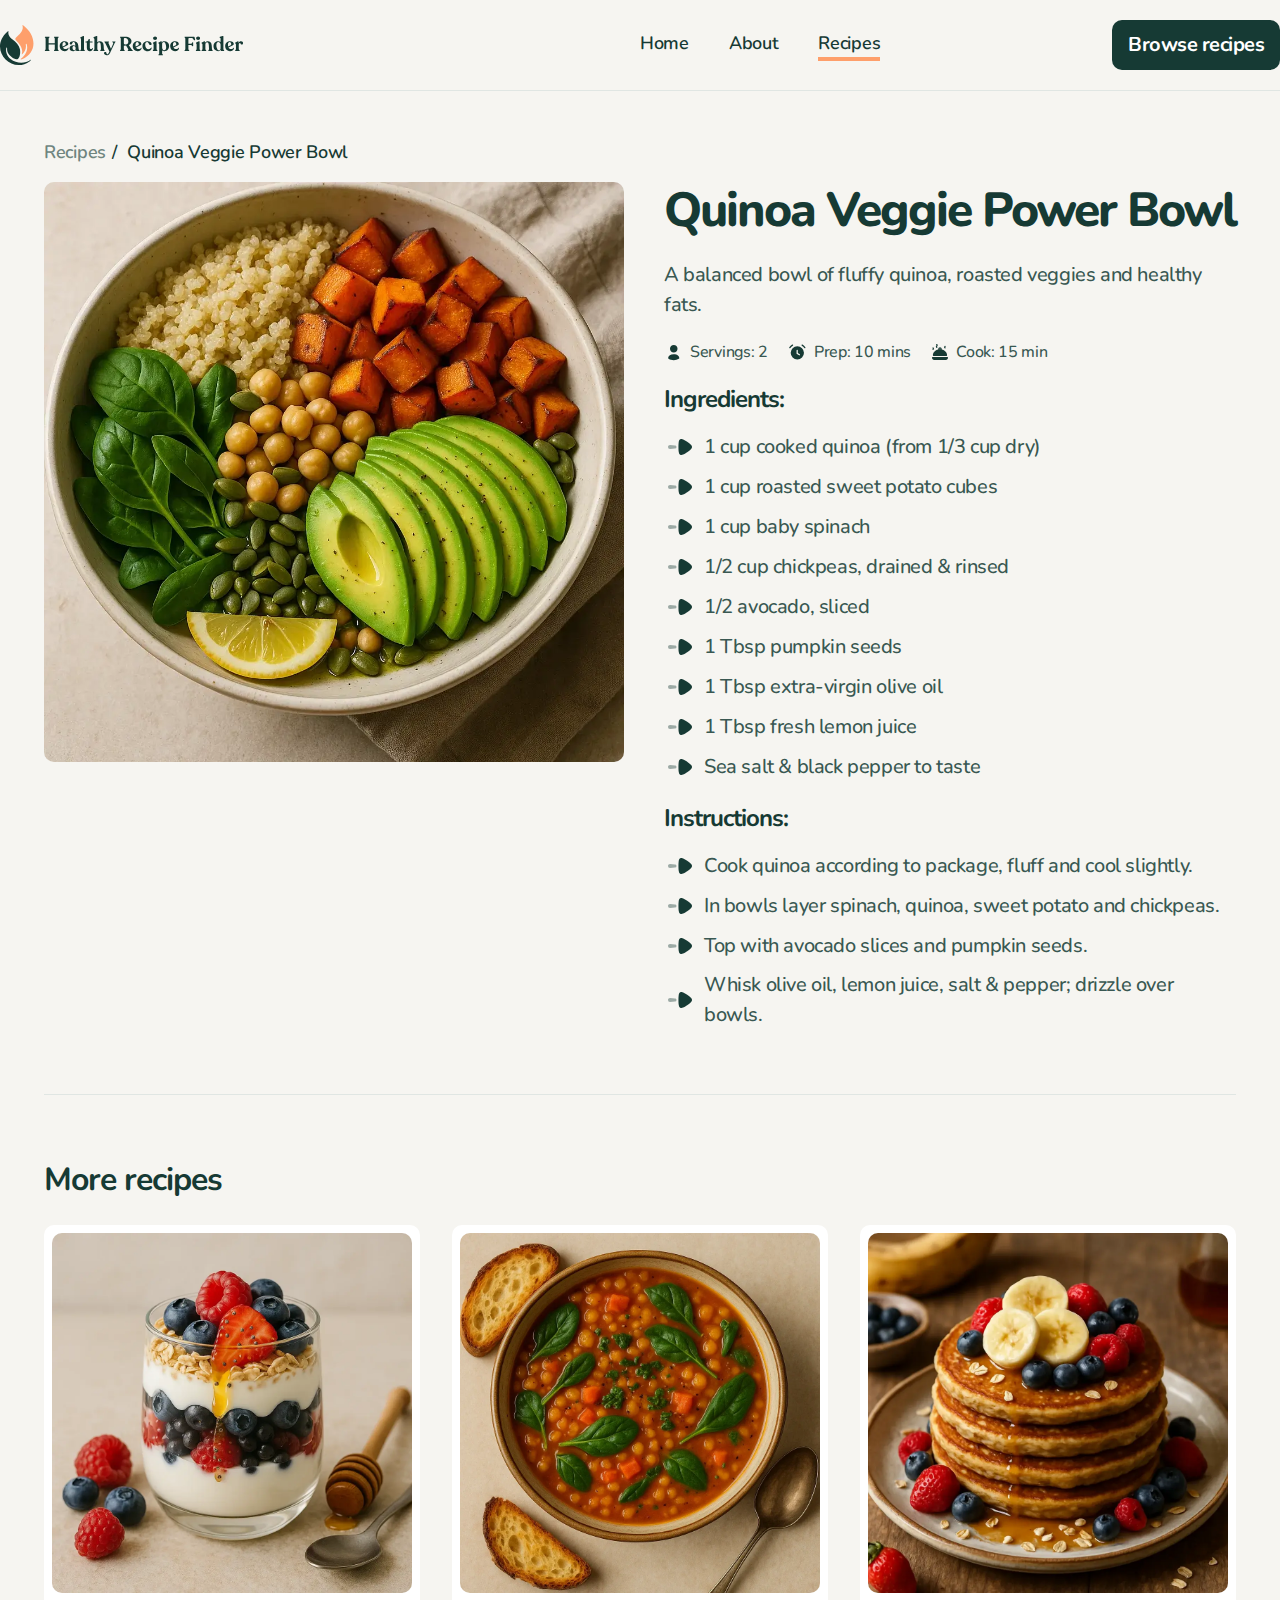
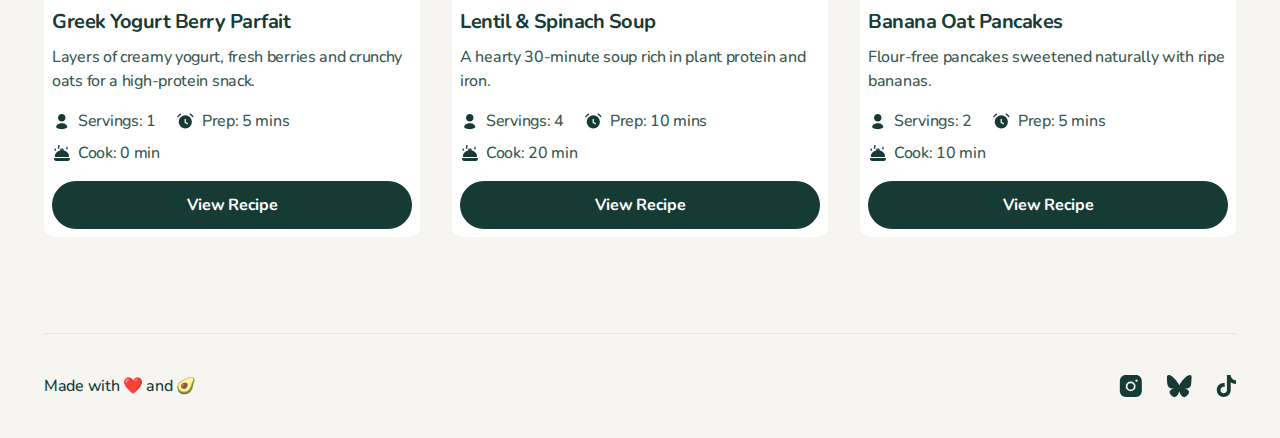
<file: _quinoa-veggie-power-bowl.html>
<!DOCTYPE html>
<html lang="en">
  <head>
    <meta charset="UTF-8" />
    <meta name="viewport" content="width=device-width, initial-scale=1.0" />
    <link rel="stylesheet" href="style/style.css" />
    <title>Frontend Mentor | Recipe finder website</title>
  </head>
  <body>
    <header class="header__main">
      <a href="about.html" class="header__logo">
        <img
          src="assets/images/logo.svg"
          alt="Healthy Recipe Finder site logo"
          width="260"
          height="40"
        />
      </a>

      <button class="header__mobile">
        <img
          src="assets/images/icon-hamburger-menu.svg"
          alt="Open mobile navigation"
        />
      </button>

      <nav class="header__nav nav">
        <ul class="nav__list">
          <li class="nav__item">
            <a href="index.html" class="nav__link">Home</a>
          </li>

          <li class="nav__item">
            <a href="about.html" class="nav__link">About</a>
          </li>

          <li class="nav__item">
            <a href="recipes.html" class="nav__link nav__active">Recipes</a>
          </li>
        </ul>

        <a href="recipes.html" class="nav__btn btn">Browse recipes</a>
      </nav>
    </header>

    <main>
      <section class="recipe container">
        <div class="recipe__inner">
          <div class="recipe__breadcrumbs breadcrumbs">
            <a href="../recipes.html" class="breadcrumbs__link">Recipes</a>
            <p class="breadcrumbs__recipe-name">
              <span>/</span> Quinoa Veggie Power Bowl
            </p>
          </div>
          <div class="recipe__box">
            <div class="recipe__imgs">
              <img
                class="hide__mobile"
                src="assets/images/quinoa-veggie-bowl-large.webp"
                alt="Quinoa Veggie Power Bowl"
              />
              <img
                class="hide__desktop"
                src="assets/images/quinoa-veggie-bowl-small.webp"
                alt="Quinoa Veggie Power Bowl"
              />
            </div>
            <div class="recipe__description description">
              <h1 class="description__heading">Quinoa Veggie Power Bowl</h1>

              <p class="description__text">
                A balanced bowl of fluffy quinoa, roasted veggies and healthy
                fats.
              </p>

              <div class="description__details details">
                <div class="details__element">
                  <img
                    src="assets/images/icon-servings.svg"
                    alt="Icon servings"
                  />
                  Servings: 2
                </div>

                <div class="details__element">
                  <img
                    src="assets/images/icon-prep-time.svg"
                    alt="Icon prep time"
                  />
                  Prep: 10 mins
                </div>

                <div class="details__element">
                  <img
                    src="assets/images/icon-cook-time.svg"
                    alt="Icon cook time"
                  />
                  Cook: 15 min
                </div>
              </div>

              <section class="description__ingridients ingridients">
                <h2 class="ingridients__heading">Ingredients:</h2>
                <ul class="ingridients__list">
                  <li class="ingridients__item">
                    <img
                      src="assets/images/icon-bullet-point.svg"
                      alt="icon bullet point"
                    />
                    1 cup cooked quinoa (from 1/3 cup dry)
                  </li>

                  <li class="ingridients__item">
                    <img
                      src="assets/images/icon-bullet-point.svg"
                      alt="icon bullet point"
                    />
                    1 cup roasted sweet potato cubes
                  </li>

                  <li class="ingridients__item">
                    <img
                      src="assets/images/icon-bullet-point.svg"
                      alt="icon bullet point"
                    />
                    1 cup baby spinach
                  </li>

                  <li class="ingridients__item">
                    <img
                      src="assets/images/icon-bullet-point.svg"
                      alt="icon bullet point"
                    />
                    1/2 cup chickpeas, drained & rinsed
                  </li>

                  <li class="ingridients__item">
                    <img
                      src="assets/images/icon-bullet-point.svg"
                      alt="icon bullet point"
                    />
                    1/2 avocado, sliced
                  </li>

                  <li class="ingridients__item">
                    <img
                      src="assets/images/icon-bullet-point.svg"
                      alt="icon bullet point"
                    />
                    1 Tbsp pumpkin seeds
                  </li>

                  <li class="ingridients__item">
                    <img
                      src="assets/images/icon-bullet-point.svg"
                      alt="icon bullet point"
                    />
                    1 Tbsp extra-virgin olive oil
                  </li>
                  <li class="ingridients__item">
                    <img
                      src="assets/images/icon-bullet-point.svg"
                      alt="icon bullet point"
                    />
                    1 Tbsp fresh lemon juice
                  </li>

                  <li class="ingridients__item">
                    <img
                      src="assets/images/icon-bullet-point.svg"
                      alt="icon bullet point"
                    />
                    Sea salt & black pepper to taste
                  </li>
                </ul>
              </section>

              <section class="description__instructions instructions">
                <h2 class="instructions__heading">Instructions:</h2>
                <ul class="instructions__list">
                  <li class="instructions__item">
                    <img
                      src="assets/images/icon-bullet-point.svg"
                      alt="icon bullet point"
                    />
                    Cook quinoa according to package, fluff and cool slightly.
                  </li>

                  <li class="instructions__item">
                    <img
                      src="assets/images/icon-bullet-point.svg"
                      alt="icon bullet point"
                    />
                    In bowls layer spinach, quinoa, sweet potato and chickpeas.
                  </li>

                  <li class="instructions__item">
                    <img
                      src="assets/images/icon-bullet-point.svg"
                      alt="icon bullet point"
                    />
                    Top with avocado slices and pumpkin seeds.
                  </li>

                  <li class="instructions__item">
                    <img
                      src="assets/images/icon-bullet-point.svg"
                      alt="icon bullet point"
                    />
                    Whisk olive oil, lemon juice, salt & pepper; drizzle over
                    bowls.
                  </li>
                </ul>
              </section>
            </div>
          </div>
        </div>
      </section>
      <section class="more container">
        <div class="more__inner">
          <h2 class="more__heading">More recipes</h2>
          <section class="meals">
            <div class="meals__card">
              <div class="meals__img">
                <img
                  class="hide__mobile"
                  src="assets/images/greek-yogurt-large.webp"
                  alt="Greek yogurt"
                />
                <img
                  class="hide__desktop"
                  src="assets/images/greek-yogurt-small.webp"
                  alt="Greek yogurt"
                />
              </div>
              <div class="meals__info info">
                <h2 class="info__heading">Greek Yogurt Berry Parfait</h2>
                <p class="info__text">
                  Layers of creamy yogurt, fresh berries and crunchy oats for a
                  high-protein snack.
                </p>
              </div>
              <div class="meals__details details">
                <div class="details__element">
                  <img
                    src="assets/images/icon-servings.svg"
                    alt="Icon servings"
                  />
                  Servings: 1
                </div>

                <div class="details__element">
                  <img
                    src="assets/images/icon-prep-time.svg"
                    alt="Icon prep time"
                  />
                  Prep: 5 mins
                </div>
                <div class="details__element">
                  <img
                    src="assets/images/icon-cook-time.svg"
                    alt="Icon cook time"
                  />
                  Cook: 0 min
                </div>
              </div>
              <a
                href="greek-yogurt-berry-parfait.html"
                class="meals__btn btn btn--recipe"
                >View Recipe</a
              >
            </div>

            <div class="meals__card">
              <div class="meals__img">
                <img
                  class="hide__mobile"
                  src="assets/images/lentil-soup-large.webp"
                  alt="Greek yogurt"
                />
                <img
                  class="hide__desktop"
                  src="assets/images/lentil-soup-small.webp"
                  alt="Greek yogurt"
                />
              </div>
              <div class="meals__info info">
                <h2 class="info__heading">Lentil & Spinach Soup</h2>
                <p class="info__text">
                  A hearty 30-minute soup rich in plant protein and iron.
                </p>
              </div>
              <div class="meals__details details">
                <div class="details__element">
                  <img
                    src="assets/images/icon-servings.svg"
                    alt="Icon servings"
                  />
                  Servings: 4
                </div>

                <div class="details__element">
                  <img
                    src="assets/images/icon-prep-time.svg"
                    alt="Icon prep time"
                  />
                  Prep: 10 mins
                </div>
                <div class="details__element">
                  <img
                    src="assets/images/icon-cook-time.svg"
                    alt="Icon cook time"
                  />
                  Cook: 20 min
                </div>
              </div>
              <a
                href="lentil-spinach-soup.html"
                class="meals__btn btn btn--recipe"
                >View Recipe</a
              >
            </div>

            <div class="meals__card">
              <div class="meals__img">
                <img
                  class="hide__mobile"
                  src="assets/images/banana-pancakes-large.webp"
                  alt="Banana pancakes"
                />
                <img
                  class="hide__desktop"
                  src="assets/images/banana-pancakes-small.webp"
                  alt="Banana pancakes"
                />
              </div>
              <div class="meals__info info">
                <h2 class="info__heading">Banana Oat Pancakes</h2>
                <p class="info__text">
                  Flour-free pancakes sweetened naturally with ripe bananas.
                </p>
              </div>
              <div class="meals__details details">
                <div class="details__element">
                  <img
                    src="assets/images/icon-servings.svg"
                    alt="Icon servings"
                  />
                  Servings: 2
                </div>

                <div class="details__element">
                  <img
                    src="assets/images/icon-prep-time.svg"
                    alt="Icon prep time"
                  />
                  Prep: 5 mins
                </div>
                <div class="details__element">
                  <img
                    src="assets/images/icon-cook-time.svg"
                    alt="Icon cook time"
                  />
                  Cook: 10 min
                </div>
              </div>
              <a
                href="banana-oat-pancakes.html"
                class="meals__btn btn btn--recipe"
                >View Recipe</a
              >
            </div>
          </section>
        </div>
      </section>
    </main>

    <footer class="footer container">
      <p class="footer__text">Made with ❤️ and 🥑</p>
      <div class="footer__links">
        <a href="https://www.instagram.com/" class="footer__link">
          <img
            src="assets/images/icon-instagram.svg"
            alt="Instagram sotial link"
            class="footer__icon"
          />
        </a>

        <a href="https://www.bsky.app" class="footer__link">
          <img
            src="assets/images/icon-bluesky.svg"
            alt="Bluesky sotial link"
            class="footer__icon"
          />
        </a>

        <a href="https://www.tiktok.com" class="footer__link">
          <img
            src="assets/images/icon-tiktok.svg"
            alt="Bluesky sotial link"
            class="footer__icon"
          />
        </a>
      </div>
    </footer>
    <script src="script.js"></script>
  </body>
</html>
</file>
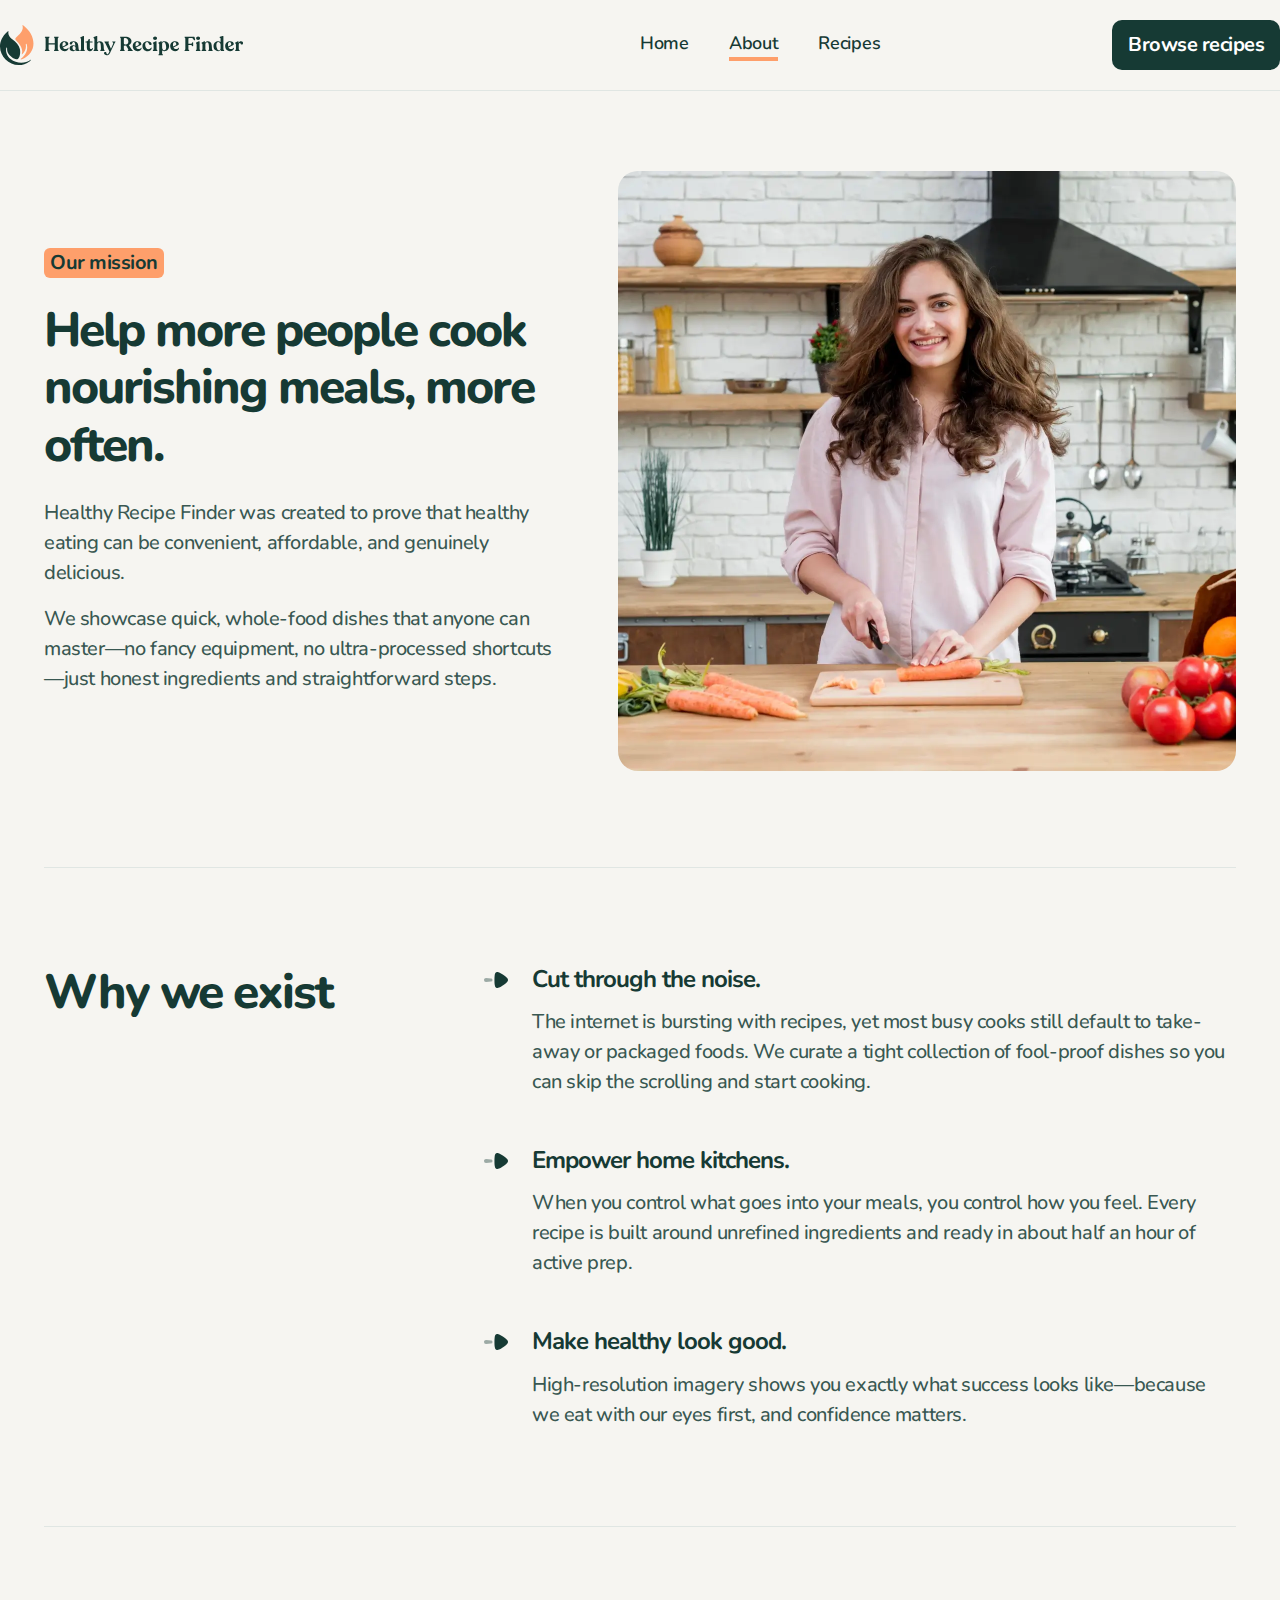
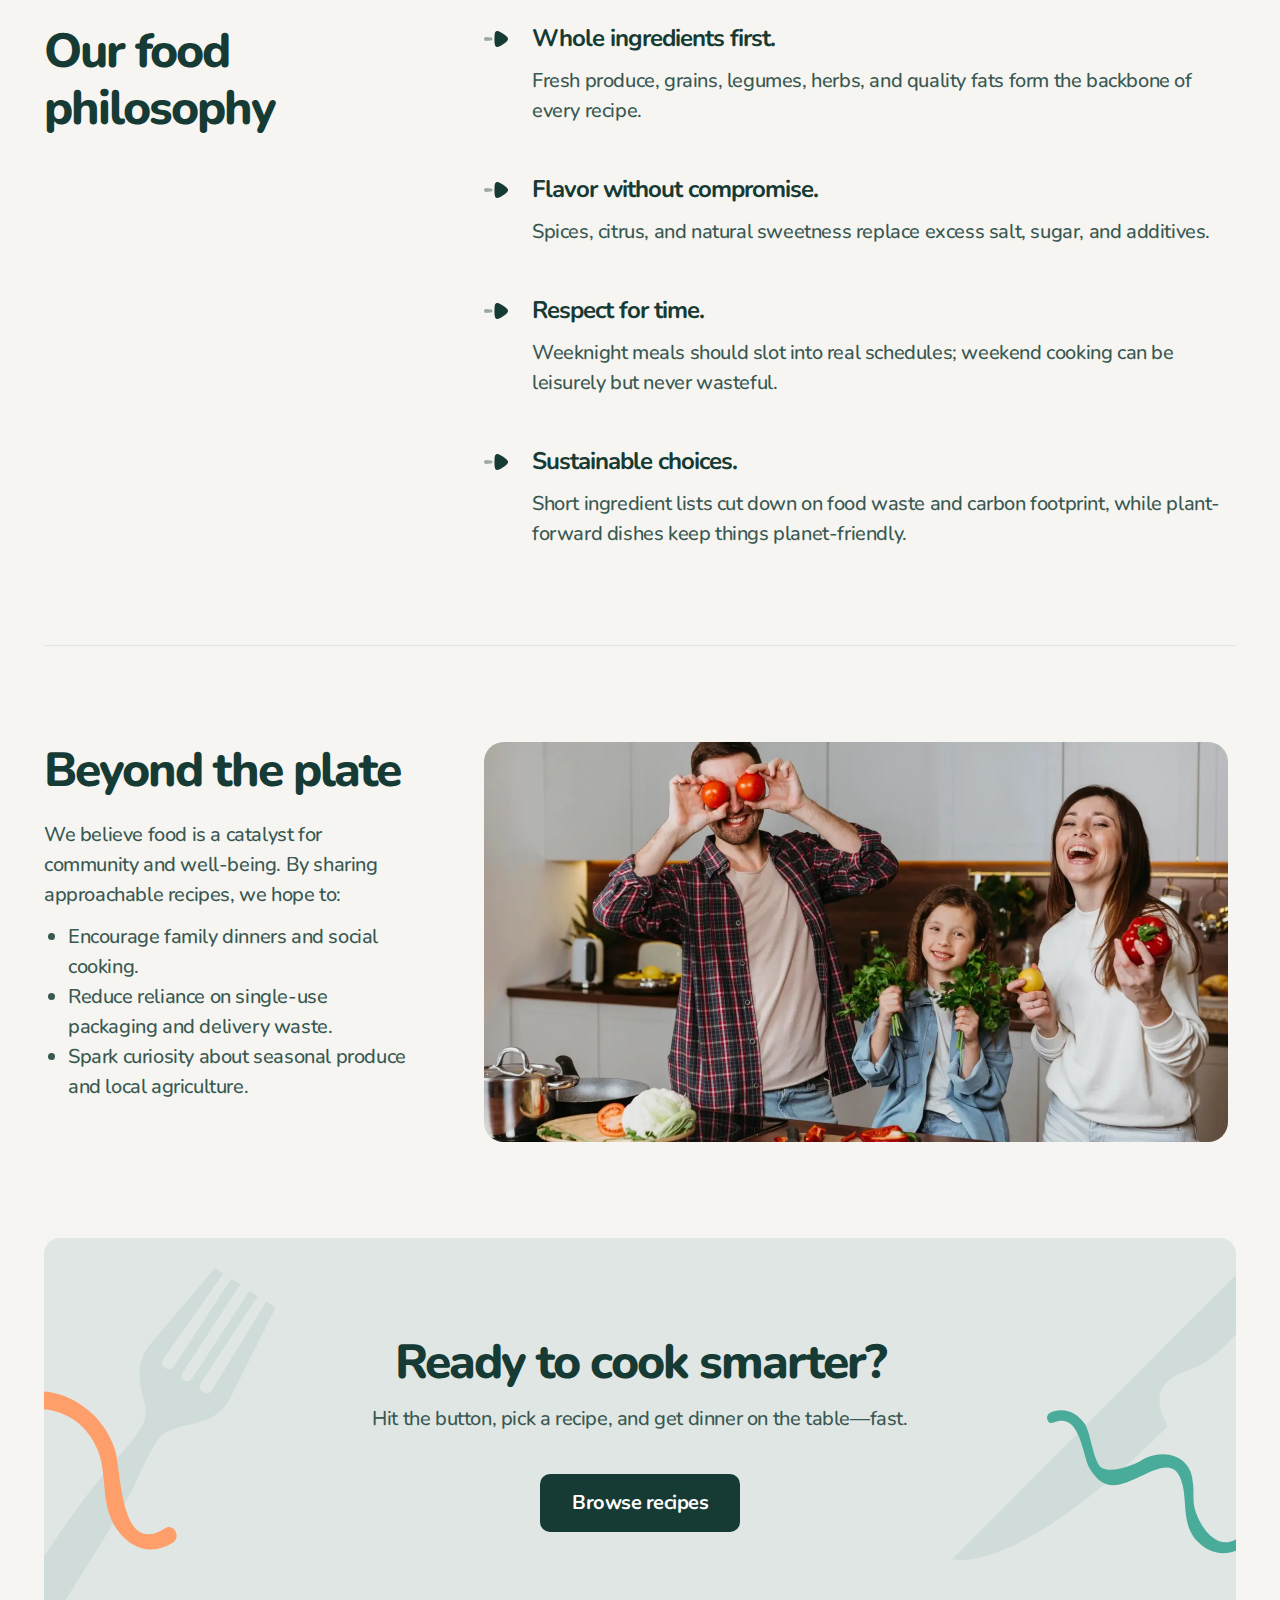
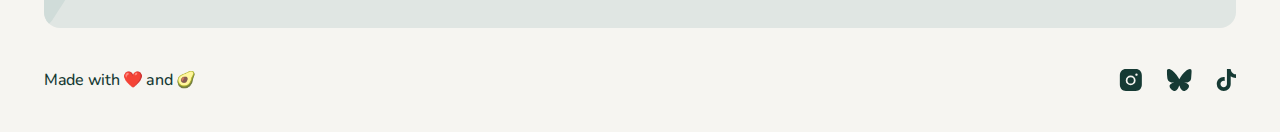
<file: about.html>
<!DOCTYPE html>
<html lang="en">
  <head>
    <meta charset="UTF-8" />
    <meta name="viewport" content="width=device-width, initial-scale=1.0" />
    <link rel="stylesheet" href="style/style.css" />
    <title>Frontend Mentor | Recipe finder website</title>
  </head>
  <body>
    <header class="header__main">
      <a href="about.html" class="header__logo">
        <img
          src="assets/images/logo.svg"
          alt="Healthy Recipe Finder site logo"
          width="260"
          height="40"
        />
      </a>

      <button class="header__mobile">
        <img
          src="assets/images/icon-hamburger-menu.svg"
          alt="Open mobile navigation"
        />
      </button>

      <nav class="header__nav nav">
        <ul class="nav__list">
          <li class="nav__item">
            <a href="index.html" class="nav__link">Home</a>
          </li>

          <li class="nav__item">
            <a href="about.html" class="nav__link nav__active">About</a>
          </li>

          <li class="nav__item">
            <a href="recipes.html" class="nav__link">Recipes</a>
          </li>
        </ul>

        <button class="nav__btn btn">Browse recipes</button>
      </nav>
    </header>

    <main>
      <section class="mission container">
        <div class="mission__inner">
          <div class="mission__content">
            <h2 class="mission__heading">Our mission</h2>

            <p class="mission__sub-heading">
              Help more people cook nourishing meals, more often.
            </p>

            <p class="mission__text">
              Healthy Recipe Finder was created to prove that healthy eating can
              be convenient, affordable, and genuinely delicious.
            </p>
            <p class="mission__text">
              We showcase quick, whole-food dishes that anyone can master—no
              fancy equipment, no ultra-processed shortcuts—just honest
              ingredients and straightforward steps.
            </p>
          </div>
          <div class="mission__img">
            <img
              class="hide__mobile"
              src="assets/images/image-about-our-mission-large.webp"
              alt="Image about our mission"
            />
            <img
              class="hide__desktop"
              src="assets/images/image-about-our-mission-small.webp"
              alt="Image about our mission"
            />
          </div>
        </div>
      </section>

      <section class="list container">
        <div class="list__inner">
          <h2 class="list__heading">Why we exist</h2>

          <div class="list__list">
            <div class="list__item">
              <img
                src="assets/images/icon-bullet-point.svg"
                alt="Icon bullet point"
              />
              <div class="list__text-box">
                <h3 class="list__text-heading">Cut through the noise.</h3>

                <p class="list__text-text">
                  The internet is bursting with recipes, yet most busy cooks
                  still default to take-away or packaged foods. We curate a
                  tight collection of fool-proof dishes so you can skip the
                  scrolling and start cooking.
                </p>
              </div>
            </div>

            <div class="list__item">
              <img
                src="assets/images/icon-bullet-point.svg"
                alt="Icon bullet point"
              />
              <div class="list__text-box">
                <h3 class="list__text-heading">Empower home kitchens.</h3>

                <p class="list__text-text">
                  When you control what goes into your meals, you control how
                  you feel. Every recipe is built around unrefined ingredients
                  and ready in about half an hour of active prep.
                </p>
              </div>
            </div>

            <div class="list__item">
              <img
                src="assets/images/icon-bullet-point.svg"
                alt="Icon bullet point"
              />
              <div class="list__text-box">
                <h3 class="list__text-heading">Make healthy look good.</h3>

                <p class="list__text-text">
                  High-resolution imagery shows you exactly what success looks
                  like—because we eat with our eyes first, and confidence
                  matters.
                </p>
              </div>
            </div>
          </div>
        </div>
      </section>

      <section class="list container">
        <div class="list__inner">
          <h2 class="list__heading">Our food philosophy</h2>

          <div class="list__list">
            <div class="list__item">
              <img
                src="assets/images/icon-bullet-point.svg"
                alt="Icon bullet point"
              />
              <div class="list__text-box">
                <h3 class="list__text-heading">Whole ingredients first.</h3>

                <p class="list__text-text">
                  Fresh produce, grains, legumes, herbs, and quality fats form
                  the backbone of every recipe.
                </p>
              </div>
            </div>

            <div class="list__item">
              <img
                src="assets/images/icon-bullet-point.svg"
                alt="Icon bullet point"
              />
              <div class="list__text-box">
                <h3 class="list__text-heading">Flavor without compromise.</h3>

                <p class="list__text-text">
                  Spices, citrus, and natural sweetness replace excess salt,
                  sugar, and additives.
                </p>
              </div>
            </div>

            <div class="list__item">
              <img
                src="assets/images/icon-bullet-point.svg"
                alt="Icon bullet point"
              />
              <div class="list__text-box">
                <h3 class="list__text-heading">Respect for time.</h3>

                <p class="list__text-text">
                  Weeknight meals should slot into real schedules; weekend
                  cooking can be leisurely but never wasteful.
                </p>
              </div>
            </div>

            <div class="list__item">
              <img
                src="assets/images/icon-bullet-point.svg"
                alt="Icon bullet point"
              />
              <div class="list__text-box">
                <h3 class="list__text-heading">Sustainable choices.</h3>

                <p class="list__text-text">
                  Short ingredient lists cut down on food waste and carbon
                  footprint, while plant-forward dishes keep things
                  planet-friendly.
                </p>
              </div>
            </div>
          </div>
        </div>
      </section>

      <section class="beyond container">
        <div class="beyond__inner">
          <div class="beyond__text-box">
            <h2 class="beyond__heading">Beyond the plate</h2>
            <p class="beyond__text">
              We believe food is a catalyst for community and well-being. By
              sharing approachable recipes, we hope to:
            </p>
            <ul class="beyond__list">
              <li class="beyond__list-item">
                Encourage family dinners and social cooking.
              </li>

              <li class="beyond__list-item">
                Reduce reliance on single-use packaging and delivery waste.
              </li>

              <li class="beyond__list-item">
                Spark curiosity about seasonal produce and local agriculture.
              </li>
            </ul>
          </div>
          <div class="beyond__img">
            <img
              class="hide__mobile"
              src="assets/images/image-about-beyond-the-plate-large.webp"
              alt="Image about beyond the plate"
            />
            <img
              class="hide__desktop"
              src="assets/images/image-about-beyond-the-plate-small.webp"
              alt="Image about beyond the plate"
            />
          </div>
        </div>
      </section>

      <section class="cta container">
        <div class="cta__content">
          <h2 class="cta__heading">Ready to cook smarter?</h2>
          <p class="cta__text">
            Hit the button, pick a recipe, and get dinner on the table—fast.
          </p>
          <a href="recipes.html" class="btn btn--big">Browse recipes</a>
        </div>
      </section>
    </main>

    <footer class="footer container">
      <p class="footer__text">Made with ❤️ and 🥑</p>
      <div class="footer__links">
        <a href="https://www.instagram.com/" class="footer__link">
          <img
            src="assets/images/icon-instagram.svg"
            alt="Instagram sotial link"
            class="footer__icon"
          />
        </a>

        <a href="https://www.bsky.app" class="footer__link">
          <img
            src="assets/images/icon-bluesky.svg"
            alt="Bluesky sotial link"
            class="footer__icon"
          />
        </a>

        <a href="https://www.tiktok.com" class="footer__link">
          <img
            src="assets/images/icon-tiktok.svg"
            alt="Bluesky sotial link"
            class="footer__icon"
          />
        </a>
      </div>
    </footer>
    <script src="script.js"></script>
  </body>
</html>
</file>
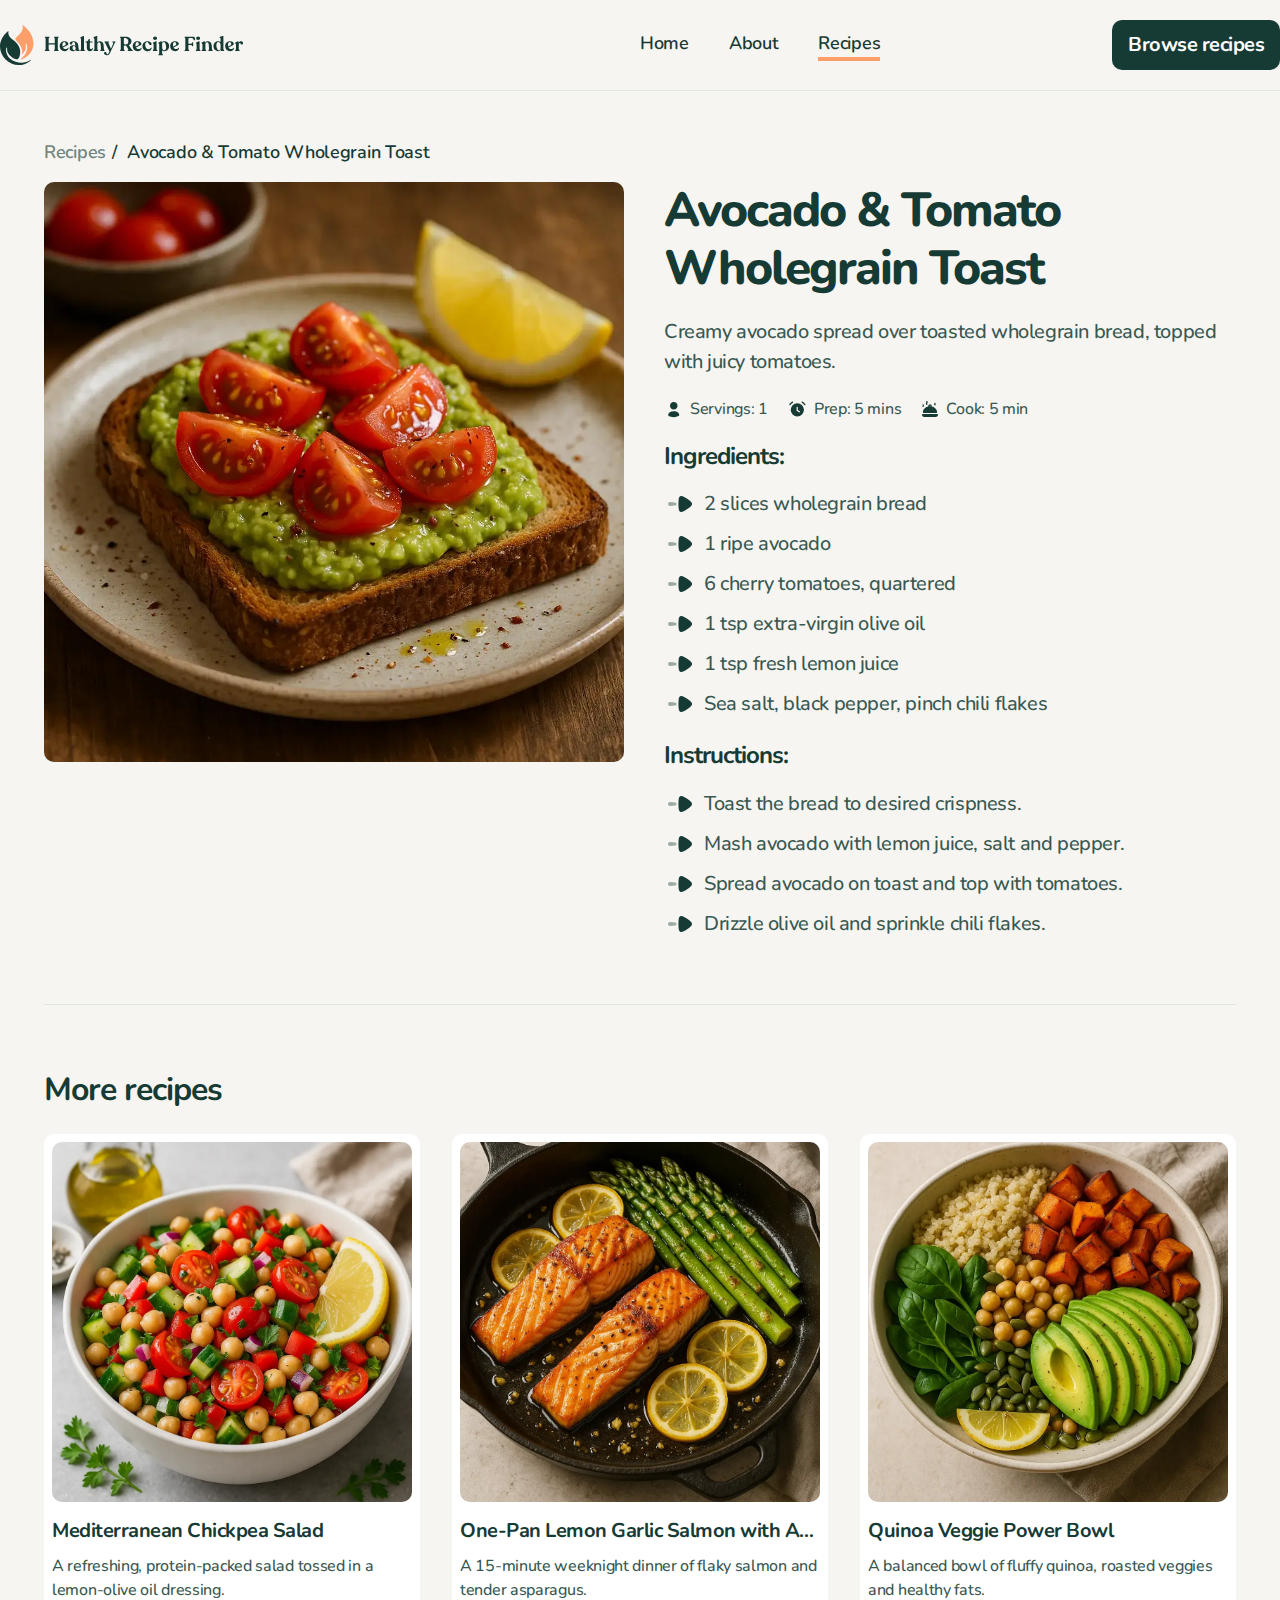
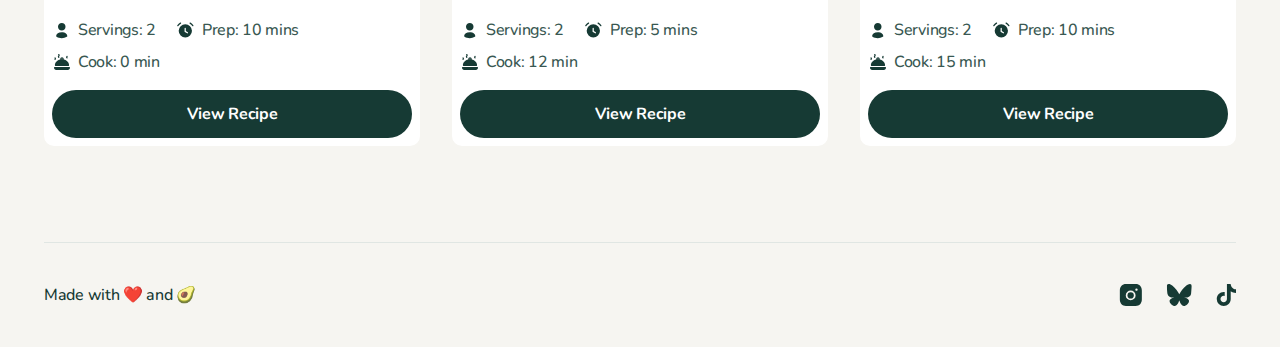
<file: avocado-tomato-wholegrain-toast.html>
<!DOCTYPE html>
<html lang="en">
  <head>
    <meta charset="UTF-8" />
    <meta name="viewport" content="width=device-width, initial-scale=1.0" />
    <link rel="stylesheet" href="style/style.css" />
    <title>Frontend Mentor | Recipe finder website</title>
  </head>
  <body>
    <header class="header__main">
      <a href="about.html" class="header__logo">
        <img
          src="assets/images/logo.svg"
          alt="Healthy Recipe Finder site logo"
          width="260"
          height="40"
        />
      </a>

      <button class="header__mobile">
        <img
          src="assets/images/icon-hamburger-menu.svg"
          alt="Open mobile navigation"
        />
      </button>

      <nav class="header__nav nav">
        <ul class="nav__list">
          <li class="nav__item">
            <a href="index.html" class="nav__link">Home</a>
          </li>

          <li class="nav__item">
            <a href="about.html" class="nav__link">About</a>
          </li>

          <li class="nav__item">
            <a href="recipes.html" class="nav__link nav__active">Recipes</a>
          </li>
        </ul>

        <a href="recipes.html" class="nav__btn btn">Browse recipes</a>
      </nav>
    </header>

    <main>
      <section class="recipe container">
        <div class="recipe__inner">
          <div class="recipe__breadcrumbs breadcrumbs">
            <a href="../recipes.html" class="breadcrumbs__link">Recipes</a>
            <p class="breadcrumbs__recipe-name">
              <span>/</span> Avocado & Tomato Wholegrain Toast
            </p>
          </div>
          <div class="recipe__box">
            <div class="recipe__imgs">
              <img
                class="hide__mobile"
                src="assets/images/avocado-tomato-wholegrain-toast-large.webp"
                alt="Avocado & Tomato Wholegrain Toast"
              />
              <img
                class="hide__desktop"
                src="assets/images/avocado-tomato-wholegrain-toast-small.webp"
                alt="Avocado & Tomato Wholegrain Toast"
              />
            </div>
            <div class="recipe__description description">
              <h1 class="description__heading">
                Avocado & Tomato Wholegrain Toast
              </h1>

              <p class="description__text">
                Creamy avocado spread over toasted wholegrain bread, topped with
                juicy tomatoes.
              </p>

              <div class="description__details details">
                <div class="details__element">
                  <img
                    src="assets/images/icon-servings.svg"
                    alt="Icon servings"
                  />
                  Servings: 1
                </div>

                <div class="details__element">
                  <img
                    src="assets/images/icon-prep-time.svg"
                    alt="Icon prep time"
                  />
                  Prep: 5 mins
                </div>

                <div class="details__element">
                  <img
                    src="assets/images/icon-cook-time.svg"
                    alt="Icon cook time"
                  />
                  Cook: 5 min
                </div>
              </div>

              <section class="description__ingridients ingridients">
                <h2 class="ingridients__heading">Ingredients:</h2>
                <ul class="ingridients__list">
                  <li class="ingridients__item">
                    <img
                      src="assets/images/icon-bullet-point.svg"
                      alt="icon bullet point"
                    />
                    2 slices wholegrain bread
                  </li>

                  <li class="ingridients__item">
                    <img
                      src="assets/images/icon-bullet-point.svg"
                      alt="icon bullet point"
                    />
                    1 ripe avocado
                  </li>

                  <li class="ingridients__item">
                    <img
                      src="assets/images/icon-bullet-point.svg"
                      alt="icon bullet point"
                    />
                    6 cherry tomatoes, quartered
                  </li>

                  <li class="ingridients__item">
                    <img
                      src="assets/images/icon-bullet-point.svg"
                      alt="icon bullet point"
                    />
                    1 tsp extra-virgin olive oil
                  </li>

                  <li class="ingridients__item">
                    <img
                      src="assets/images/icon-bullet-point.svg"
                      alt="icon bullet point"
                    />
                    1 tsp fresh lemon juice
                  </li>

                  <li class="ingridients__item">
                    <img
                      src="assets/images/icon-bullet-point.svg"
                      alt="icon bullet point"
                    />
                    Sea salt, black pepper, pinch chili flakes
                  </li>
                </ul>
              </section>

              <section class="description__instructions instructions">
                <h2 class="instructions__heading">Instructions:</h2>
                <ul class="instructions__list">
                  <li class="instructions__item">
                    <img
                      src="assets/images/icon-bullet-point.svg"
                      alt="icon bullet point"
                    />
                    Toast the bread to desired crispness.
                  </li>

                  <li class="instructions__item">
                    <img
                      src="assets/images/icon-bullet-point.svg"
                      alt="icon bullet point"
                    />
                    Mash avocado with lemon juice, salt and pepper.
                  </li>

                  <li class="instructions__item">
                    <img
                      src="assets/images/icon-bullet-point.svg"
                      alt="icon bullet point"
                    />
                    Spread avocado on toast and top with tomatoes.
                  </li>

                  <li class="instructions__item">
                    <img
                      src="assets/images/icon-bullet-point.svg"
                      alt="icon bullet point"
                    />
                    Drizzle olive oil and sprinkle chili flakes.
                  </li>
                </ul>
              </section>
            </div>
          </div>
        </div>
      </section>
      <section class="more container">
        <div class="more__inner">
          <h2 class="more__heading">More recipes</h2>
          <section class="meals">
            <div class="meals__card">
              <div class="meals__img">
                <img
                  class="hide__mobile"
                  src="assets/images/mediterranean-chickpea-salad-large.webp"
                  alt="Mediterranean chickpea salad "
                />
                <img
                  class="hide__desktop"
                  src="assets/images/mediterranean-chickpea-salad-small.webp"
                  alt="Mediterranean chickpea salad "
                />
              </div>
              <div class="meals__info info">
                <h2 class="info__heading">Mediterranean Chickpea Salad</h2>
                <p class="info__text">
                  A refreshing, protein-packed salad tossed in a lemon-olive oil
                  dressing.
                </p>
              </div>
              <div class="meals__details details">
                <div class="details__element">
                  <img
                    src="assets/images/icon-servings.svg"
                    alt="Icon servings"
                  />
                  Servings: 2
                </div>

                <div class="details__element">
                  <img
                    src="assets/images/icon-prep-time.svg"
                    alt="Icon prep time"
                  />
                  Prep: 10 mins
                </div>
                <div class="details__element">
                  <img
                    src="assets/images/icon-cook-time.svg"
                    alt="Icon cook time"
                  />
                  Cook: 0 min
                </div>
              </div>
              <a
                href="mediterranean-chickpea-salad.html"
                class="meals__btn btn btn--recipe"
                >View Recipe</a
              >
            </div>
            <div class="meals__card">
              <div class="meals__img">
                <img
                  class="hide__mobile"
                  src="assets/images/salmon-asparagus-large.webp"
                  alt="Salmon asparagus large "
                />
                <img
                  class="hide__desktop"
                  src="assets/images/salmon-asparagus-small.webp"
                  alt="Salmon asparagus large "
                />
              </div>
              <div class="meals__info info">
                <h2 class="info__heading">
                  One-Pan Lemon Garlic Salmon with Asparagus
                </h2>
                <p class="info__text">
                  A 15-minute weeknight dinner of flaky salmon and tender
                  asparagus.
                </p>
              </div>
              <div class="meals__details details">
                <div class="details__element">
                  <img
                    src="assets/images/icon-servings.svg"
                    alt="Icon servings"
                  />
                  Servings: 2
                </div>

                <div class="details__element">
                  <img
                    src="assets/images/icon-prep-time.svg"
                    alt="Icon prep time"
                  />
                  Prep: 5 mins
                </div>
                <div class="details__element">
                  <img
                    src="assets/images/icon-cook-time.svg"
                    alt="Icon cook time"
                  />
                  Cook: 12 min
                </div>
              </div>
              <a
                href="one-pan-lemon-garlic-salmon-with-asparagus.html"
                class="meals__btn btn btn--recipe"
                >View Recipe</a
              >
            </div>
            <div class="meals__card">
              <div class="meals__img">
                <img
                  class="hide__mobile"
                  src="assets/images/quinoa-veggie-bowl-large.webp"
                  alt="Quinoa veggie bowl"
                />
                <img
                  class="hide__desktop"
                  src="assets/images/quinoa-veggie-bowl-small.webp"
                  alt="Quinoa veggie bowl"
                />
              </div>
              <div class="meals__info info">
                <h2 class="info__heading">Quinoa Veggie Power Bowl</h2>
                <p class="info__text">
                  A balanced bowl of fluffy quinoa, roasted veggies and healthy
                  fats.
                </p>
              </div>
              <div class="meals__details details">
                <div class="details__element">
                  <img
                    src="assets/images/icon-servings.svg"
                    alt="Icon servings"
                  />
                  Servings: 2
                </div>

                <div class="details__element">
                  <img
                    src="assets/images/icon-prep-time.svg"
                    alt="Icon prep time"
                  />
                  Prep: 10 mins
                </div>
                <div class="details__element">
                  <img
                    src="assets/images/icon-cook-time.svg"
                    alt="Icon cook time"
                  />
                  Cook: 15 min
                </div>
              </div>
              <a
                href="quinoa-veggie-power-bowl.html"
                class="meals__btn btn btn--recipe"
                >View Recipe</a
              >
            </div>
          </section>
        </div>
      </section>
    </main>

    <footer class="footer container">
      <p class="footer__text">Made with ❤️ and 🥑</p>
      <div class="footer__links">
        <a href="https://www.instagram.com/" class="footer__link">
          <img
            src="assets/images/icon-instagram.svg"
            alt="Instagram sotial link"
            class="footer__icon"
          />
        </a>

        <a href="https://www.bsky.app" class="footer__link">
          <img
            src="assets/images/icon-bluesky.svg"
            alt="Bluesky sotial link"
            class="footer__icon"
          />
        </a>

        <a href="https://www.tiktok.com" class="footer__link">
          <img
            src="assets/images/icon-tiktok.svg"
            alt="Bluesky sotial link"
            class="footer__icon"
          />
        </a>
      </div>
    </footer>
    <script src="script.js"></script>
  </body>
</html>
</file>
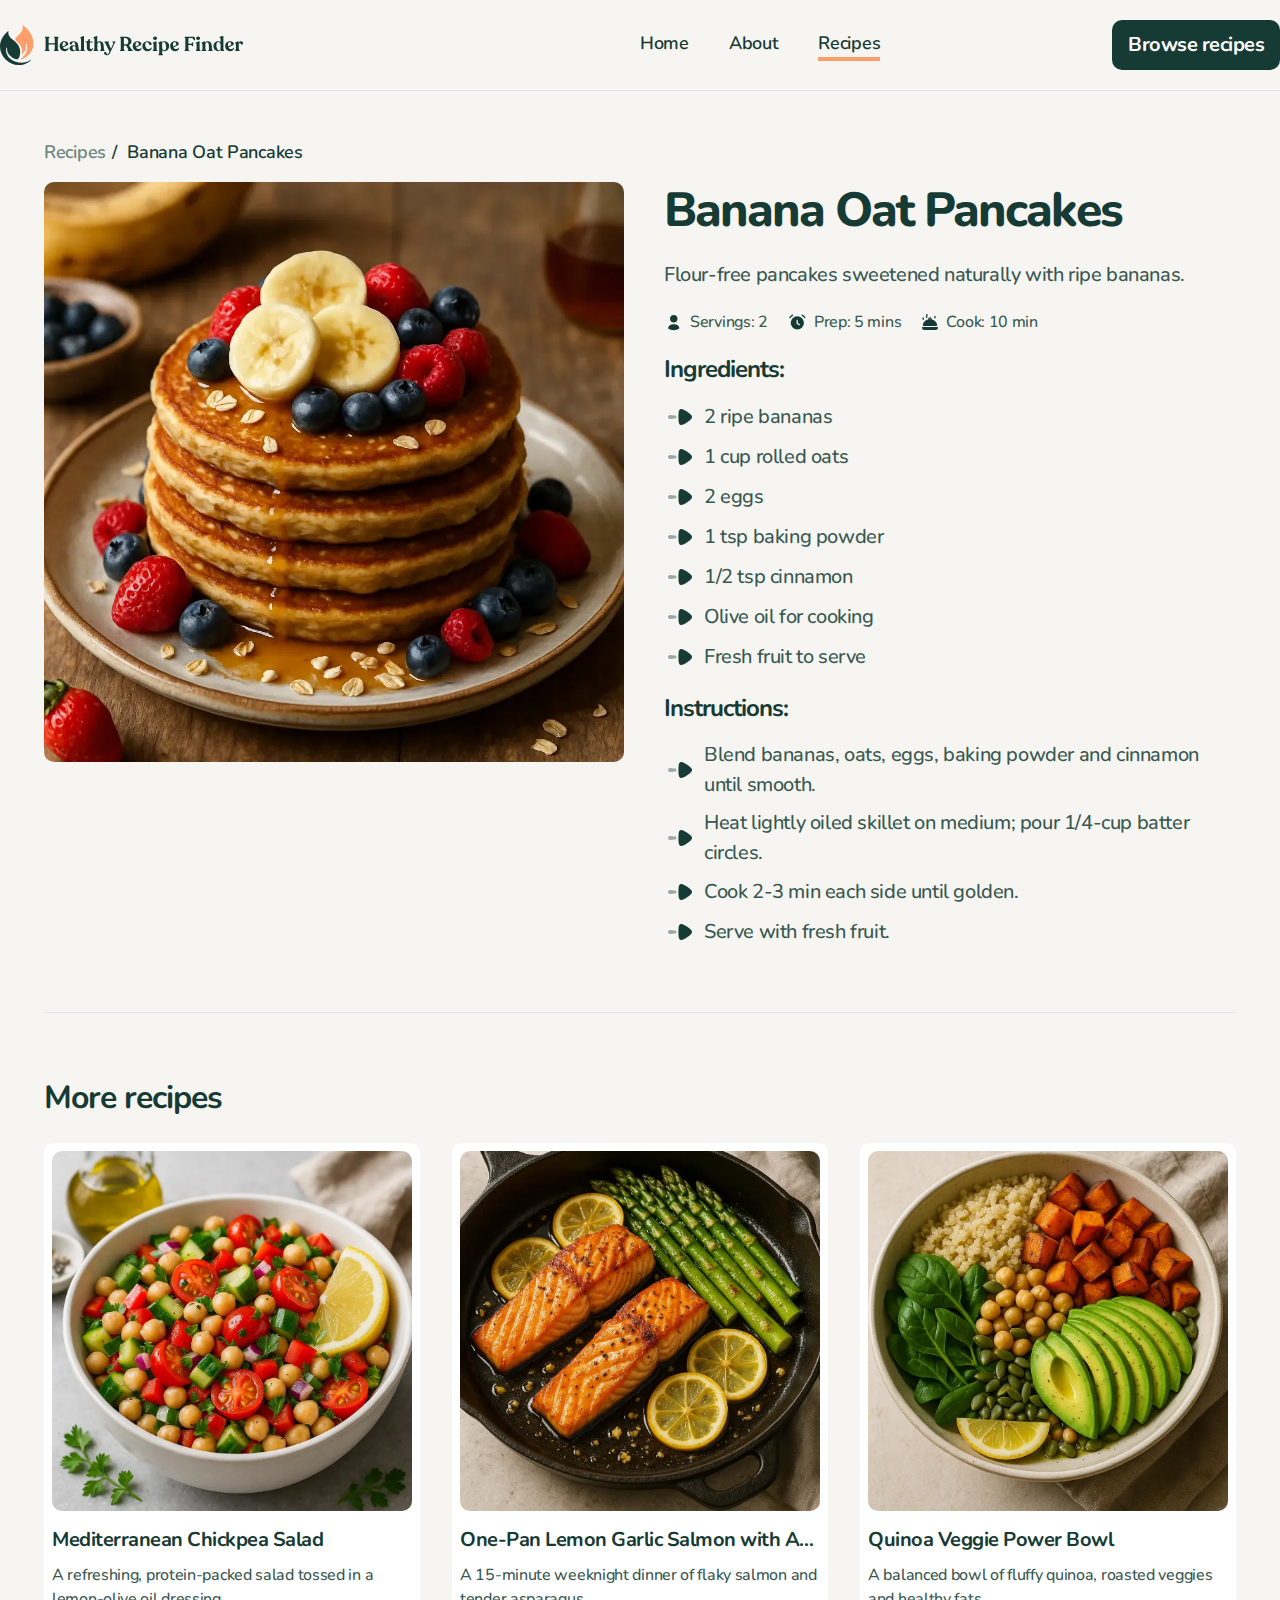
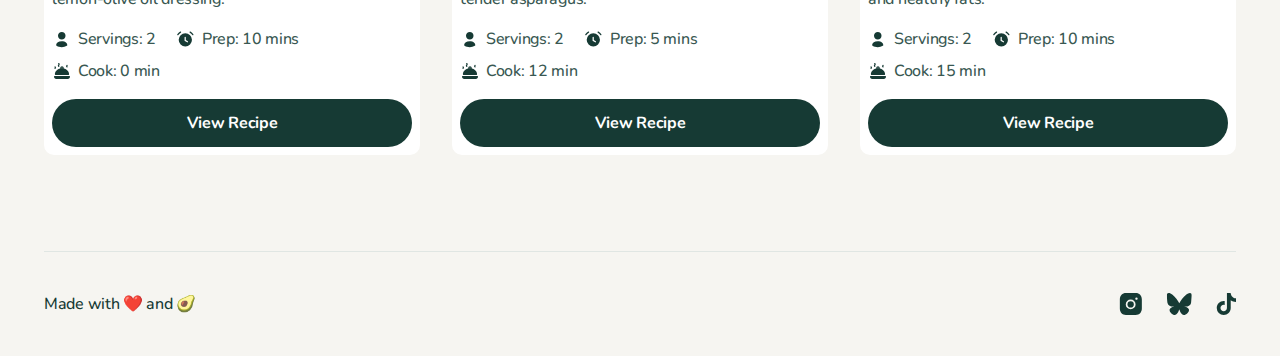
<file: banana-oat-pancakes.html>
<!DOCTYPE html>
<html lang="en">
  <head>
    <meta charset="UTF-8" />
    <meta name="viewport" content="width=device-width, initial-scale=1.0" />
    <link rel="stylesheet" href="style/style.css" />
    <title>Frontend Mentor | Recipe finder website</title>
  </head>
  <body>
    <header class="header__main">
      <a href="about.html" class="header__logo">
        <img
          src="assets/images/logo.svg"
          alt="Healthy Recipe Finder site logo"
          width="260"
          height="40"
        />
      </a>

      <button class="header__mobile">
        <img
          src="assets/images/icon-hamburger-menu.svg"
          alt="Open mobile navigation"
        />
      </button>

      <nav class="header__nav nav">
        <ul class="nav__list">
          <li class="nav__item">
            <a href="index.html" class="nav__link">Home</a>
          </li>

          <li class="nav__item">
            <a href="about.html" class="nav__link">About</a>
          </li>

          <li class="nav__item">
            <a href="recipes.html" class="nav__link nav__active">Recipes</a>
          </li>
        </ul>

        <a href="recipes.html" class="nav__btn btn">Browse recipes</a>
      </nav>
    </header>

    <main>
      <section class="recipe container">
        <div class="recipe__inner">
          <div class="recipe__breadcrumbs breadcrumbs">
            <a href="recipes.html" class="breadcrumbs__link">Recipes</a>
            <p class="breadcrumbs__recipe-name">
              <span>/</span> Banana Oat Pancakes
            </p>
          </div>
          <div class="recipe__box">
            <div class="recipe__imgs">
              <img
                class="hide__mobile"
                src="assets/images/banana-pancakes-large.webp"
                alt="Banana Oat Pancakes"
              />
              <img
                class="hide__desktop"
                src="assets/images/banana-pancakes-small.webp"
                alt="Banana Oat Pancakes"
              />
            </div>
            <div class="recipe__description description">
              <h1 class="description__heading">Banana Oat Pancakes</h1>

              <p class="description__text">
                Flour-free pancakes sweetened naturally with ripe bananas.
              </p>

              <div class="description__details details">
                <div class="details__element">
                  <img
                    src="assets/images/icon-servings.svg"
                    alt="Icon servings"
                  />
                  Servings: 2
                </div>

                <div class="details__element">
                  <img
                    src="assets/images/icon-prep-time.svg"
                    alt="Icon prep time"
                  />
                  Prep: 5 mins
                </div>

                <div class="details__element">
                  <img
                    src="assets/images/icon-cook-time.svg"
                    alt="Icon cook time"
                  />
                  Cook: 10 min
                </div>
              </div>

              <section class="description__ingridients ingridients">
                <h2 class="ingridients__heading">Ingredients:</h2>
                <ul class="ingridients__list">
                  <li class="ingridients__item">
                    <img
                      src="assets/images/icon-bullet-point.svg"
                      alt="icon bullet point"
                    />
                    2 ripe bananas
                  </li>

                  <li class="ingridients__item">
                    <img
                      src="assets/images/icon-bullet-point.svg"
                      alt="icon bullet point"
                    />
                    1 cup rolled oats
                  </li>

                  <li class="ingridients__item">
                    <img
                      src="assets/images/icon-bullet-point.svg"
                      alt="icon bullet point"
                    />
                    2 eggs
                  </li>

                  <li class="ingridients__item">
                    <img
                      src="assets/images/icon-bullet-point.svg"
                      alt="icon bullet point"
                    />
                    1 tsp baking powder
                  </li>

                  <li class="ingridients__item">
                    <img
                      src="assets/images/icon-bullet-point.svg"
                      alt="icon bullet point"
                    />
                    1/2 tsp cinnamon
                  </li>

                  <li class="ingridients__item">
                    <img
                      src="assets/images/icon-bullet-point.svg"
                      alt="icon bullet point"
                    />
                    Olive oil for cooking
                  </li>

                  <li class="ingridients__item">
                    <img
                      src="assets/images/icon-bullet-point.svg"
                      alt="icon bullet point"
                    />
                    Fresh fruit to serve
                  </li>
                </ul>
              </section>

              <section class="description__instructions instructions">
                <h2 class="instructions__heading">Instructions:</h2>
                <ul class="instructions__list">
                  <li class="instructions__item">
                    <img
                      src="assets/images/icon-bullet-point.svg"
                      alt="icon bullet point"
                    />
                    Blend bananas, oats, eggs, baking powder and cinnamon until
                    smooth.
                  </li>

                  <li class="instructions__item">
                    <img
                      src="assets/images/icon-bullet-point.svg"
                      alt="icon bullet point"
                    />
                    Heat lightly oiled skillet on medium; pour 1/4-cup batter
                    circles.
                  </li>

                  <li class="instructions__item">
                    <img
                      src="assets/images/icon-bullet-point.svg"
                      alt="icon bullet point"
                    />
                    Cook 2-3 min each side until golden.
                  </li>

                  <li class="instructions__item">
                    <img
                      src="assets/images/icon-bullet-point.svg"
                      alt="icon bullet point"
                    />
                    Serve with fresh fruit.
                  </li>
                </ul>
              </section>
            </div>
          </div>
        </div>
      </section>
      <section class="more container">
        <div class="more__inner">
          <h2 class="more__heading">More recipes</h2>
          <section class="meals">
            <div class="meals__card">
              <div class="meals__img">
                <img
                  class="hide__mobile"
                  src="assets/images/mediterranean-chickpea-salad-large.webp"
                  alt="Mediterranean chickpea salad "
                />
                <img
                  class="hide__desktop"
                  src="assets/images/mediterranean-chickpea-salad-small.webp"
                  alt="Mediterranean chickpea salad "
                />
              </div>
              <div class="meals__info info">
                <h2 class="info__heading">Mediterranean Chickpea Salad</h2>
                <p class="info__text">
                  A refreshing, protein-packed salad tossed in a lemon-olive oil
                  dressing.
                </p>
              </div>
              <div class="meals__details details">
                <div class="details__element">
                  <img
                    src="assets/images/icon-servings.svg"
                    alt="Icon servings"
                  />
                  Servings: 2
                </div>

                <div class="details__element">
                  <img
                    src="assets/images/icon-prep-time.svg"
                    alt="Icon prep time"
                  />
                  Prep: 10 mins
                </div>
                <div class="details__element">
                  <img
                    src="assets/images/icon-cook-time.svg"
                    alt="Icon cook time"
                  />
                  Cook: 0 min
                </div>
              </div>
              <a
                href="mediterranean-chickpea-salad.html"
                class="meals__btn btn btn--recipe"
                >View Recipe</a
              >
            </div>
            <div class="meals__card">
              <div class="meals__img">
                <img
                  class="hide__mobile"
                  src="assets/images/salmon-asparagus-large.webp"
                  alt="Salmon asparagus large "
                />
                <img
                  class="hide__desktop"
                  src="assets/images/salmon-asparagus-small.webp"
                  alt="Salmon asparagus large "
                />
              </div>
              <div class="meals__info info">
                <h2 class="info__heading">
                  One-Pan Lemon Garlic Salmon with Asparagus
                </h2>
                <p class="info__text">
                  A 15-minute weeknight dinner of flaky salmon and tender
                  asparagus.
                </p>
              </div>
              <div class="meals__details details">
                <div class="details__element">
                  <img
                    src="assets/images/icon-servings.svg"
                    alt="Icon servings"
                  />
                  Servings: 2
                </div>

                <div class="details__element">
                  <img
                    src="assets/images/icon-prep-time.svg"
                    alt="Icon prep time"
                  />
                  Prep: 5 mins
                </div>
                <div class="details__element">
                  <img
                    src="assets/images/icon-cook-time.svg"
                    alt="Icon cook time"
                  />
                  Cook: 12 min
                </div>
              </div>
              <a
                href="one-pan-lemon-garlic-salmon-with-asparagus.html"
                class="meals__btn btn btn--recipe"
                >View Recipe</a
              >
            </div>
            <div class="meals__card">
              <div class="meals__img">
                <img
                  class="hide__mobile"
                  src="assets/images/quinoa-veggie-bowl-large.webp"
                  alt="Quinoa veggie bowl"
                />
                <img
                  class="hide__desktop"
                  src="assets/images/quinoa-veggie-bowl-small.webp"
                  alt="Quinoa veggie bowl"
                />
              </div>
              <div class="meals__info info">
                <h2 class="info__heading">Quinoa Veggie Power Bowl</h2>
                <p class="info__text">
                  A balanced bowl of fluffy quinoa, roasted veggies and healthy
                  fats.
                </p>
              </div>
              <div class="meals__details details">
                <div class="details__element">
                  <img
                    src="assets/images/icon-servings.svg"
                    alt="Icon servings"
                  />
                  Servings: 2
                </div>

                <div class="details__element">
                  <img
                    src="assets/images/icon-prep-time.svg"
                    alt="Icon prep time"
                  />
                  Prep: 10 mins
                </div>
                <div class="details__element">
                  <img
                    src="assets/images/icon-cook-time.svg"
                    alt="Icon cook time"
                  />
                  Cook: 15 min
                </div>
              </div>
              <a
                href="quinoa-veggie-power-bowl.html"
                class="meals__btn btn btn--recipe"
                >View Recipe</a
              >
            </div>
          </section>
        </div>
      </section>
    </main>

    <footer class="footer container">
      <p class="footer__text">Made with ❤️ and 🥑</p>
      <div class="footer__links">
        <a href="https://www.instagram.com/" class="footer__link">
          <img
            src="assets/images/icon-instagram.svg"
            alt="Instagram sotial link"
            class="footer__icon"
          />
        </a>

        <a href="https://www.bsky.app" class="footer__link">
          <img
            src="assets/images/icon-bluesky.svg"
            alt="Bluesky sotial link"
            class="footer__icon"
          />
        </a>

        <a href="https://www.tiktok.com" class="footer__link">
          <img
            src="assets/images/icon-tiktok.svg"
            alt="Bluesky sotial link"
            class="footer__icon"
          />
        </a>
      </div>
    </footer>
    <script src="script.js"></script>
  </body>
</html>
</file>
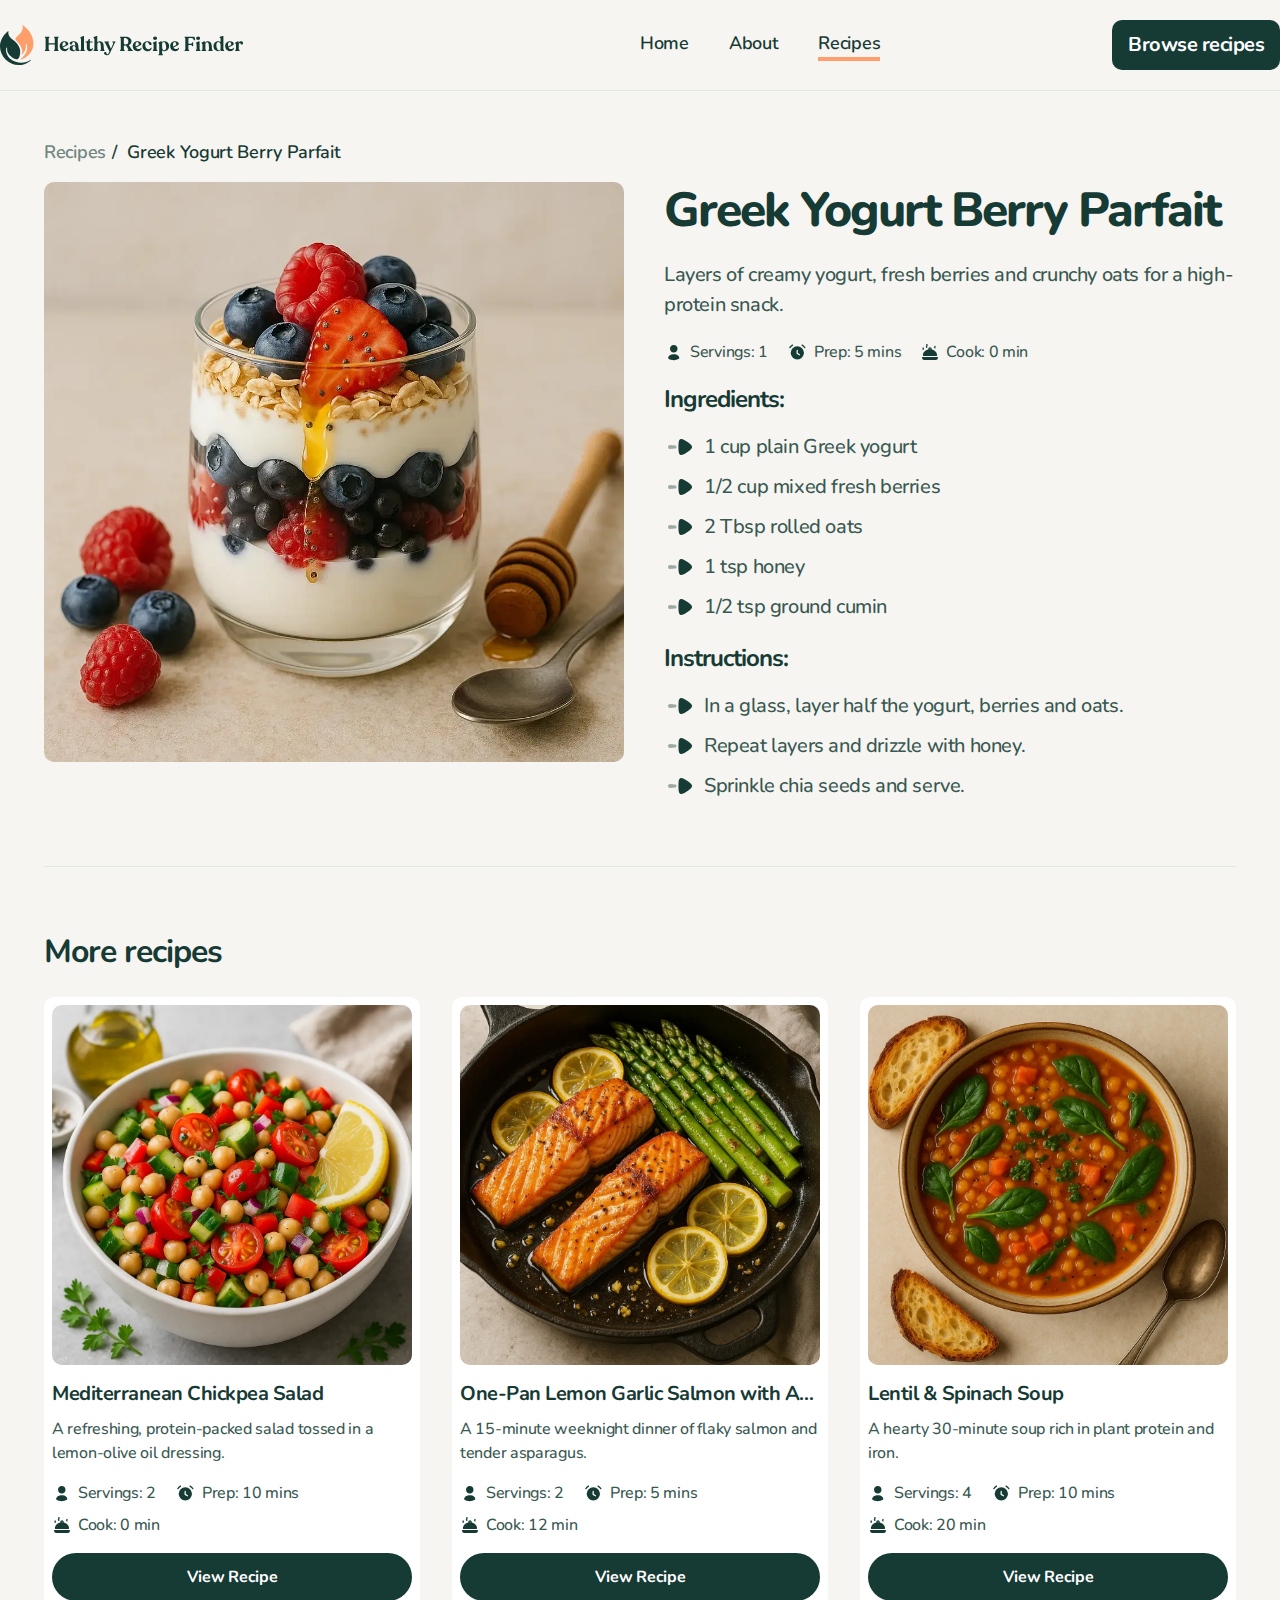
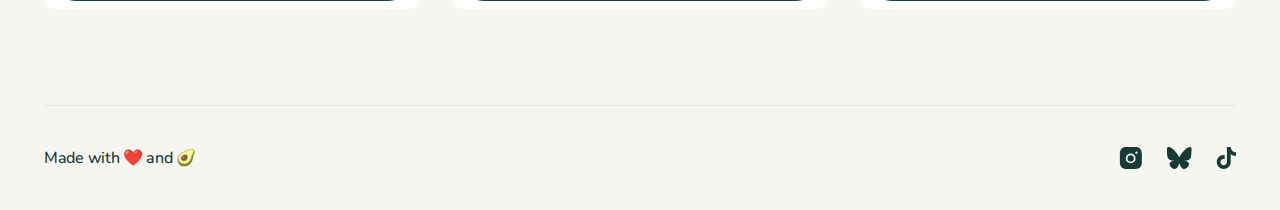
<file: greek-yogurt-berry-parfait.html>
<!DOCTYPE html>
<html lang="en">
  <head>
    <meta charset="UTF-8" />
    <meta name="viewport" content="width=device-width, initial-scale=1.0" />
    <link rel="stylesheet" href="style/style.css" />
    <title>Frontend Mentor | Recipe finder website</title>
  </head>
  <body>
    <header class="header__main">
      <a href="about.html" class="header__logo">
        <img
          src="assets/images/logo.svg"
          alt="Healthy Recipe Finder site logo"
          width="260"
          height="40"
        />
      </a>

      <button class="header__mobile">
        <img
          src="assets/images/icon-hamburger-menu.svg"
          alt="Open mobile navigation"
        />
      </button>

      <nav class="header__nav nav">
        <ul class="nav__list">
          <li class="nav__item">
            <a href="index.html" class="nav__link">Home</a>
          </li>

          <li class="nav__item">
            <a href="about.html" class="nav__link">About</a>
          </li>

          <li class="nav__item">
            <a href="recipes.html" class="nav__link nav__active">Recipes</a>
          </li>
        </ul>

        <a href="recipes.html" class="nav__btn btn">Browse recipes</a>
      </nav>
    </header>

    <main>
      <section class="recipe container">
        <div class="recipe__inner">
          <div class="recipe__breadcrumbs breadcrumbs">
            <a href="../recipes.html" class="breadcrumbs__link">Recipes</a>
            <p class="breadcrumbs__recipe-name">
              <span>/</span> Greek Yogurt Berry Parfait
            </p>
          </div>
          <div class="recipe__box">
            <div class="recipe__imgs">
              <img
                class="hide__mobile"
                src="assets/images/greek-yogurt-large.webp"
                alt="Greek Yogurt Berry Parfait"
              />
              <img
                class="hide__desktop"
                src="assets/images/greek-yogurt-small.webp"
                alt="Greek Yogurt Berry Parfait"
              />
            </div>
            <div class="recipe__description description">
              <h1 class="description__heading">Greek Yogurt Berry Parfait</h1>

              <p class="description__text">
                Layers of creamy yogurt, fresh berries and crunchy oats for a
                high-protein snack.
              </p>

              <div class="description__details details">
                <div class="details__element">
                  <img
                    src="assets/images/icon-servings.svg"
                    alt="Icon servings"
                  />
                  Servings: 1
                </div>

                <div class="details__element">
                  <img
                    src="assets/images/icon-prep-time.svg"
                    alt="Icon prep time"
                  />
                  Prep: 5 mins
                </div>

                <div class="details__element">
                  <img
                    src="assets/images/icon-cook-time.svg"
                    alt="Icon cook time"
                  />
                  Cook: 0 min
                </div>
              </div>

              <section class="description__ingridients ingridients">
                <h2 class="ingridients__heading">Ingredients:</h2>
                <ul class="ingridients__list">
                  <li class="ingridients__item">
                    <img
                      src="assets/images/icon-bullet-point.svg"
                      alt="icon bullet point"
                    />
                    1 cup plain Greek yogurt
                  </li>

                  <li class="ingridients__item">
                    <img
                      src="assets/images/icon-bullet-point.svg"
                      alt="icon bullet point"
                    />
                    1/2 cup mixed fresh berries
                  </li>

                  <li class="ingridients__item">
                    <img
                      src="assets/images/icon-bullet-point.svg"
                      alt="icon bullet point"
                    />
                    2 Tbsp rolled oats
                  </li>

                  <li class="ingridients__item">
                    <img
                      src="assets/images/icon-bullet-point.svg"
                      alt="icon bullet point"
                    />
                    1 tsp honey
                  </li>

                  <li class="ingridients__item">
                    <img
                      src="assets/images/icon-bullet-point.svg"
                      alt="icon bullet point"
                    />
                    1/2 tsp ground cumin
                  </li>
                </ul>
              </section>

              <section class="description__instructions instructions">
                <h2 class="instructions__heading">Instructions:</h2>
                <ul class="instructions__list">
                  <li class="instructions__item">
                    <img
                      src="assets/images/icon-bullet-point.svg"
                      alt="icon bullet point"
                    />
                    In a glass, layer half the yogurt, berries and oats.
                  </li>

                  <li class="instructions__item">
                    <img
                      src="assets/images/icon-bullet-point.svg"
                      alt="icon bullet point"
                    />
                    Repeat layers and drizzle with honey.
                  </li>

                  <li class="instructions__item">
                    <img
                      src="assets/images/icon-bullet-point.svg"
                      alt="icon bullet point"
                    />
                    Sprinkle chia seeds and serve.
                  </li>
                </ul>
              </section>
            </div>
          </div>
        </div>
      </section>
      <section class="more container">
        <div class="more__inner">
          <h2 class="more__heading">More recipes</h2>
          <section class="meals">
            <div class="meals__card">
              <div class="meals__img">
                <img
                  class="hide__mobile"
                  src="assets/images/mediterranean-chickpea-salad-large.webp"
                  alt="Mediterranean chickpea salad "
                />
                <img
                  class="hide__desktop"
                  src="assets/images/mediterranean-chickpea-salad-small.webp"
                  alt="Mediterranean chickpea salad "
                />
              </div>
              <div class="meals__info info">
                <h2 class="info__heading">Mediterranean Chickpea Salad</h2>
                <p class="info__text">
                  A refreshing, protein-packed salad tossed in a lemon-olive oil
                  dressing.
                </p>
              </div>
              <div class="meals__details details">
                <div class="details__element">
                  <img
                    src="assets/images/icon-servings.svg"
                    alt="Icon servings"
                  />
                  Servings: 2
                </div>

                <div class="details__element">
                  <img
                    src="assets/images/icon-prep-time.svg"
                    alt="Icon prep time"
                  />
                  Prep: 10 mins
                </div>
                <div class="details__element">
                  <img
                    src="assets/images/icon-cook-time.svg"
                    alt="Icon cook time"
                  />
                  Cook: 0 min
                </div>
              </div>
              <a
                href="mediterranean-chickpea-salad.html"
                class="meals__btn btn btn--recipe"
                >View Recipe</a
              >
            </div>

            <div class="meals__card">
              <div class="meals__img">
                <img
                  class="hide__mobile"
                  src="assets/images/salmon-asparagus-large.webp"
                  alt="Salmon asparagus large "
                />
                <img
                  class="hide__desktop"
                  src="assets/images/salmon-asparagus-small.webp"
                  alt="Salmon asparagus large "
                />
              </div>
              <div class="meals__info info">
                <h2 class="info__heading">
                  One-Pan Lemon Garlic Salmon with Asparagus
                </h2>
                <p class="info__text">
                  A 15-minute weeknight dinner of flaky salmon and tender
                  asparagus.
                </p>
              </div>
              <div class="meals__details details">
                <div class="details__element">
                  <img
                    src="assets/images/icon-servings.svg"
                    alt="Icon servings"
                  />
                  Servings: 2
                </div>

                <div class="details__element">
                  <img
                    src="assets/images/icon-prep-time.svg"
                    alt="Icon prep time"
                  />
                  Prep: 5 mins
                </div>
                <div class="details__element">
                  <img
                    src="assets/images/icon-cook-time.svg"
                    alt="Icon cook time"
                  />
                  Cook: 12 min
                </div>
              </div>
              <a
                href="one-pan-lemon-garlic-salmon-with-asparagus.html"
                class="meals__btn btn btn--recipe"
                >View Recipe</a
              >
            </div>

            <div class="meals__card">
              <div class="meals__img">
                <img
                  class="hide__mobile"
                  src="assets/images/lentil-soup-large.webp"
                  alt="Greek yogurt"
                />
                <img
                  class="hide__desktop"
                  src="assets/images/lentil-soup-small.webp"
                  alt="Greek yogurt"
                />
              </div>
              <div class="meals__info info">
                <h2 class="info__heading">Lentil & Spinach Soup</h2>
                <p class="info__text">
                  A hearty 30-minute soup rich in plant protein and iron.
                </p>
              </div>
              <div class="meals__details details">
                <div class="details__element">
                  <img
                    src="assets/images/icon-servings.svg"
                    alt="Icon servings"
                  />
                  Servings: 4
                </div>

                <div class="details__element">
                  <img
                    src="assets/images/icon-prep-time.svg"
                    alt="Icon prep time"
                  />
                  Prep: 10 mins
                </div>
                <div class="details__element">
                  <img
                    src="assets/images/icon-cook-time.svg"
                    alt="Icon cook time"
                  />
                  Cook: 20 min
                </div>
              </div>
              <a
                href="lentil-spinach-soup.html"
                class="meals__btn btn btn--recipe"
                >View Recipe</a
              >
            </div>
          </section>
        </div>
      </section>
    </main>

    <footer class="footer container">
      <p class="footer__text">Made with ❤️ and 🥑</p>
      <div class="footer__links">
        <a href="https://www.instagram.com/" class="footer__link">
          <img
            src="assets/images/icon-instagram.svg"
            alt="Instagram sotial link"
            class="footer__icon"
          />
        </a>

        <a href="https://www.bsky.app" class="footer__link">
          <img
            src="assets/images/icon-bluesky.svg"
            alt="Bluesky sotial link"
            class="footer__icon"
          />
        </a>

        <a href="https://www.tiktok.com" class="footer__link">
          <img
            src="assets/images/icon-tiktok.svg"
            alt="Bluesky sotial link"
            class="footer__icon"
          />
        </a>
      </div>
    </footer>
    <script src="script.js"></script>
  </body>
</html>
</file>
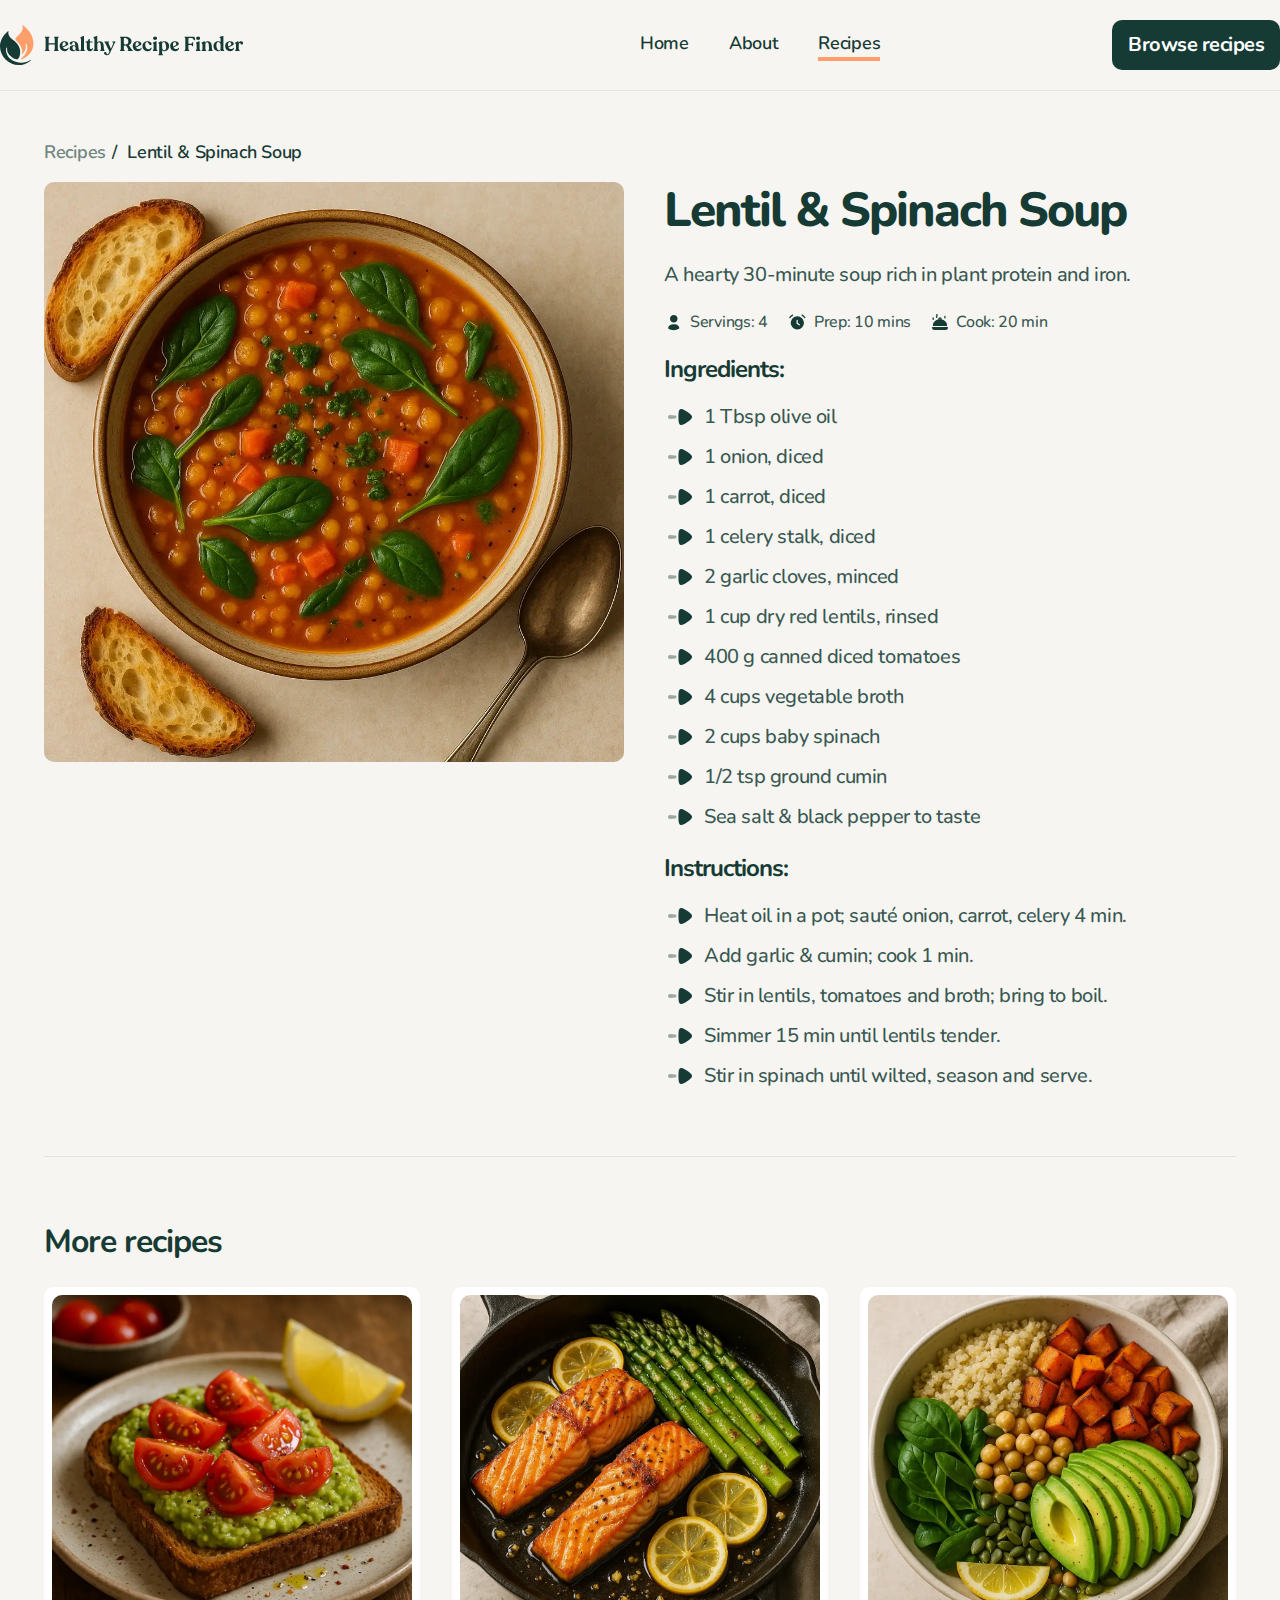
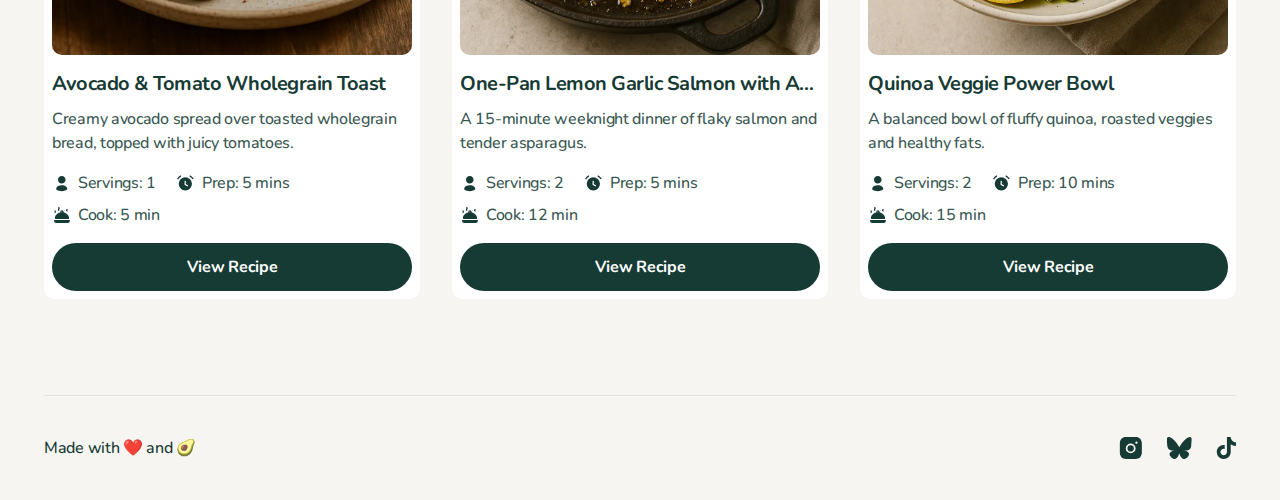
<file: lentil-spinach-soup.html>
<!DOCTYPE html>
<html lang="en">
  <head>
    <meta charset="UTF-8" />
    <meta name="viewport" content="width=device-width, initial-scale=1.0" />
    <link rel="stylesheet" href="style/style.css" />
    <title>Frontend Mentor | Recipe finder website</title>
  </head>
  <body>
    <header class="header__main">
      <a href="about.html" class="header__logo">
        <img
          src="assets/images/logo.svg"
          alt="Healthy Recipe Finder site logo"
          width="260"
          height="40"
        />
      </a>

      <button class="header__mobile">
        <img
          src="assets/images/icon-hamburger-menu.svg"
          alt="Open mobile navigation"
        />
      </button>

      <nav class="header__nav nav">
        <ul class="nav__list">
          <li class="nav__item">
            <a href="index.html" class="nav__link">Home</a>
          </li>

          <li class="nav__item">
            <a href="about.html" class="nav__link">About</a>
          </li>

          <li class="nav__item">
            <a href="recipes.html" class="nav__link nav__active">Recipes</a>
          </li>
        </ul>

        <a href="recipes.html" class="nav__btn btn">Browse recipes</a>
      </nav>
    </header>

    <main>
      <section class="recipe container">
        <div class="recipe__inner">
          <div class="recipe__breadcrumbs breadcrumbs">
            <a href="../recipes.html" class="breadcrumbs__link">Recipes</a>
            <p class="breadcrumbs__recipe-name">
              <span>/</span> Lentil & Spinach Soup
            </p>
          </div>
          <div class="recipe__box">
            <div class="recipe__imgs">
              <img
                class="hide__mobile"
                src="assets/images/lentil-soup-large.webp"
                alt="Lentil & Spinach Soup"
              />
              <img
                class="hide__desktop"
                src="assets/images/lentil-soup-small.webp"
                alt="Lentil & Spinach Soup"
              />
            </div>
            <div class="recipe__description description">
              <h1 class="description__heading">Lentil & Spinach Soup</h1>

              <p class="description__text">
                A hearty 30-minute soup rich in plant protein and iron.
              </p>

              <div class="description__details details">
                <div class="details__element">
                  <img
                    src="assets/images/icon-servings.svg"
                    alt="Icon servings"
                  />
                  Servings: 4
                </div>

                <div class="details__element">
                  <img
                    src="assets/images/icon-prep-time.svg"
                    alt="Icon prep time"
                  />
                  Prep: 10 mins
                </div>

                <div class="details__element">
                  <img
                    src="assets/images/icon-cook-time.svg"
                    alt="Icon cook time"
                  />
                  Cook: 20 min
                </div>
              </div>

              <section class="description__ingridients ingridients">
                <h2 class="ingridients__heading">Ingredients:</h2>
                <ul class="ingridients__list">
                  <li class="ingridients__item">
                    <img
                      src="assets/images/icon-bullet-point.svg"
                      alt="icon bullet point"
                    />
                    1 Tbsp olive oil
                  </li>

                  <li class="ingridients__item">
                    <img
                      src="assets/images/icon-bullet-point.svg"
                      alt="icon bullet point"
                    />
                    1 onion, diced
                  </li>

                  <li class="ingridients__item">
                    <img
                      src="assets/images/icon-bullet-point.svg"
                      alt="icon bullet point"
                    />
                    1 carrot, diced
                  </li>

                  <li class="ingridients__item">
                    <img
                      src="assets/images/icon-bullet-point.svg"
                      alt="icon bullet point"
                    />
                    1 celery stalk, diced
                  </li>

                  <li class="ingridients__item">
                    <img
                      src="assets/images/icon-bullet-point.svg"
                      alt="icon bullet point"
                    />
                    2 garlic cloves, minced
                  </li>

                  <li class="ingridients__item">
                    <img
                      src="assets/images/icon-bullet-point.svg"
                      alt="icon bullet point"
                    />
                    1 cup dry red lentils, rinsed
                  </li>

                  <li class="ingridients__item">
                    <img
                      src="assets/images/icon-bullet-point.svg"
                      alt="icon bullet point"
                    />
                    400 g canned diced tomatoes
                  </li>
                  <li class="ingridients__item">
                    <img
                      src="assets/images/icon-bullet-point.svg"
                      alt="icon bullet point"
                    />
                    4 cups vegetable broth
                  </li>

                  <li class="ingridients__item">
                    <img
                      src="assets/images/icon-bullet-point.svg"
                      alt="icon bullet point"
                    />
                    2 cups baby spinach
                  </li>

                  <li class="ingridients__item">
                    <img
                      src="assets/images/icon-bullet-point.svg"
                      alt="icon bullet point"
                    />
                    1/2 tsp ground cumin
                  </li>

                  <li class="ingridients__item">
                    <img
                      src="assets/images/icon-bullet-point.svg"
                      alt="icon bullet point"
                    />
                    Sea salt & black pepper to taste
                  </li>
                </ul>
              </section>

              <section class="description__instructions instructions">
                <h2 class="instructions__heading">Instructions:</h2>
                <ul class="instructions__list">
                  <li class="instructions__item">
                    <img
                      src="assets/images/icon-bullet-point.svg"
                      alt="icon bullet point"
                    />
                    Heat oil in a pot; sauté onion, carrot, celery 4 min.
                  </li>

                  <li class="instructions__item">
                    <img
                      src="assets/images/icon-bullet-point.svg"
                      alt="icon bullet point"
                    />
                    Add garlic & cumin; cook 1 min.
                  </li>

                  <li class="instructions__item">
                    <img
                      src="assets/images/icon-bullet-point.svg"
                      alt="icon bullet point"
                    />
                    Stir in lentils, tomatoes and broth; bring to boil.
                  </li>

                  <li class="instructions__item">
                    <img
                      src="assets/images/icon-bullet-point.svg"
                      alt="icon bullet point"
                    />
                    Simmer 15 min until lentils tender.
                  </li>

                  <li class="instructions__item">
                    <img
                      src="assets/images/icon-bullet-point.svg"
                      alt="icon bullet point"
                    />
                    Stir in spinach until wilted, season and serve.
                  </li>
                </ul>
              </section>
            </div>
          </div>
        </div>
      </section>
      <section class="more container">
        <div class="more__inner">
          <h2 class="more__heading">More recipes</h2>
          <section class="meals">
            <div class="meals__card">
              <div class="meals__img">
                <img
                  class="hide__mobile"
                  src="assets/images/avocado-tomato-wholegrain-toast-large.webp"
                  alt="Avocado tomato wholegrain toast "
                />
                <img
                  class="hide__desktop"
                  src="assets/images/avocado-tomato-wholegrain-toast-small.webp"
                  alt="Avocado tomato wholegrain toast  "
                />
              </div>
              <div class="meals__info info">
                <h2 class="info__heading">Avocado & Tomato Wholegrain Toast</h2>
                <p class="info__text">
                  Creamy avocado spread over toasted wholegrain bread, topped
                  with juicy tomatoes.
                </p>
              </div>
              <div class="meals__details details">
                <div class="details__element">
                  <img
                    src="assets/images/icon-servings.svg"
                    alt="Icon servings"
                  />
                  Servings: 1
                </div>

                <div class="details__element">
                  <img
                    src="assets/images/icon-prep-time.svg"
                    alt="Icon prep time"
                  />
                  Prep: 5 mins
                </div>
                <div class="details__element">
                  <img
                    src="assets/images/icon-cook-time.svg"
                    alt="Icon cook time"
                  />
                  Cook: 5 min
                </div>
              </div>
              <a
                href="avocado-tomato-wholegrain-toast.html"
                class="meals__btn btn btn--recipe"
                >View Recipe</a
              >
            </div>

            <div class="meals__card">
              <div class="meals__img">
                <img
                  class="hide__mobile"
                  src="assets/images/salmon-asparagus-large.webp"
                  alt="Salmon asparagus large "
                />
                <img
                  class="hide__desktop"
                  src="assets/images/salmon-asparagus-small.webp"
                  alt="Salmon asparagus large "
                />
              </div>
              <div class="meals__info info">
                <h2 class="info__heading">
                  One-Pan Lemon Garlic Salmon with Asparagus
                </h2>
                <p class="info__text">
                  A 15-minute weeknight dinner of flaky salmon and tender
                  asparagus.
                </p>
              </div>
              <div class="meals__details details">
                <div class="details__element">
                  <img
                    src="assets/images/icon-servings.svg"
                    alt="Icon servings"
                  />
                  Servings: 2
                </div>

                <div class="details__element">
                  <img
                    src="assets/images/icon-prep-time.svg"
                    alt="Icon prep time"
                  />
                  Prep: 5 mins
                </div>
                <div class="details__element">
                  <img
                    src="assets/images/icon-cook-time.svg"
                    alt="Icon cook time"
                  />
                  Cook: 12 min
                </div>
              </div>
              <a
                href="one-pan-lemon-garlic-salmon-with-asparagus.html"
                class="meals__btn btn btn--recipe"
                >View Recipe</a
              >
            </div>

            <div class="meals__card">
              <div class="meals__img">
                <img
                  class="hide__mobile"
                  src="assets/images/quinoa-veggie-bowl-large.webp"
                  alt="Quinoa veggie bowl"
                />
                <img
                  class="hide__desktop"
                  src="assets/images/quinoa-veggie-bowl-small.webp"
                  alt="Quinoa veggie bowl"
                />
              </div>
              <div class="meals__info info">
                <h2 class="info__heading">Quinoa Veggie Power Bowl</h2>
                <p class="info__text">
                  A balanced bowl of fluffy quinoa, roasted veggies and healthy
                  fats.
                </p>
              </div>
              <div class="meals__details details">
                <div class="details__element">
                  <img
                    src="assets/images/icon-servings.svg"
                    alt="Icon servings"
                  />
                  Servings: 2
                </div>

                <div class="details__element">
                  <img
                    src="assets/images/icon-prep-time.svg"
                    alt="Icon prep time"
                  />
                  Prep: 10 mins
                </div>
                <div class="details__element">
                  <img
                    src="assets/images/icon-cook-time.svg"
                    alt="Icon cook time"
                  />
                  Cook: 15 min
                </div>
              </div>
              <a
                href="quinoa-veggie-power-bowl.html"
                class="meals__btn btn btn--recipe"
                >View Recipe</a
              >
            </div>
          </section>
        </div>
      </section>
    </main>

    <footer class="footer container">
      <p class="footer__text">Made with ❤️ and 🥑</p>
      <div class="footer__links">
        <a href="https://www.instagram.com/" class="footer__link">
          <img
            src="assets/images/icon-instagram.svg"
            alt="Instagram sotial link"
            class="footer__icon"
          />
        </a>

        <a href="https://www.bsky.app" class="footer__link">
          <img
            src="assets/images/icon-bluesky.svg"
            alt="Bluesky sotial link"
            class="footer__icon"
          />
        </a>

        <a href="https://www.tiktok.com" class="footer__link">
          <img
            src="assets/images/icon-tiktok.svg"
            alt="Bluesky sotial link"
            class="footer__icon"
          />
        </a>
      </div>
    </footer>
    <script src="script.js"></script>
  </body>
</html>
</file>
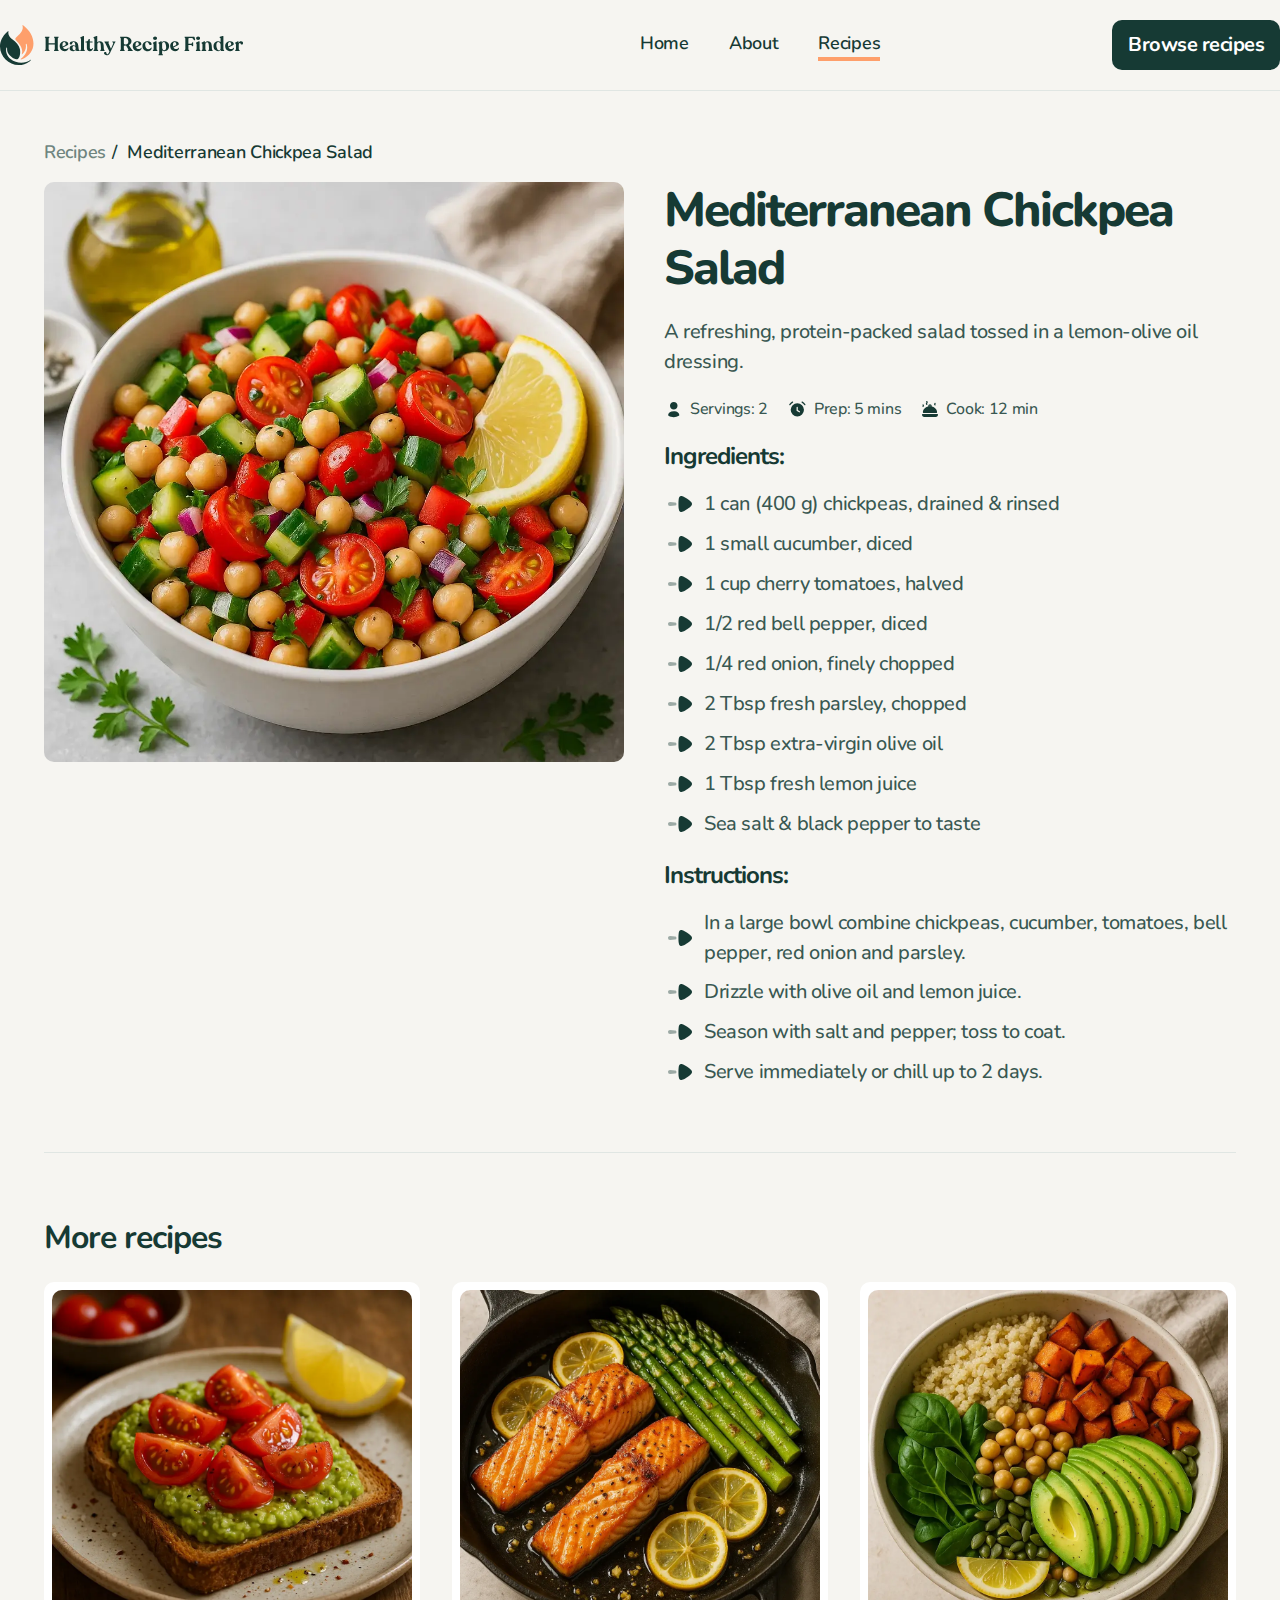
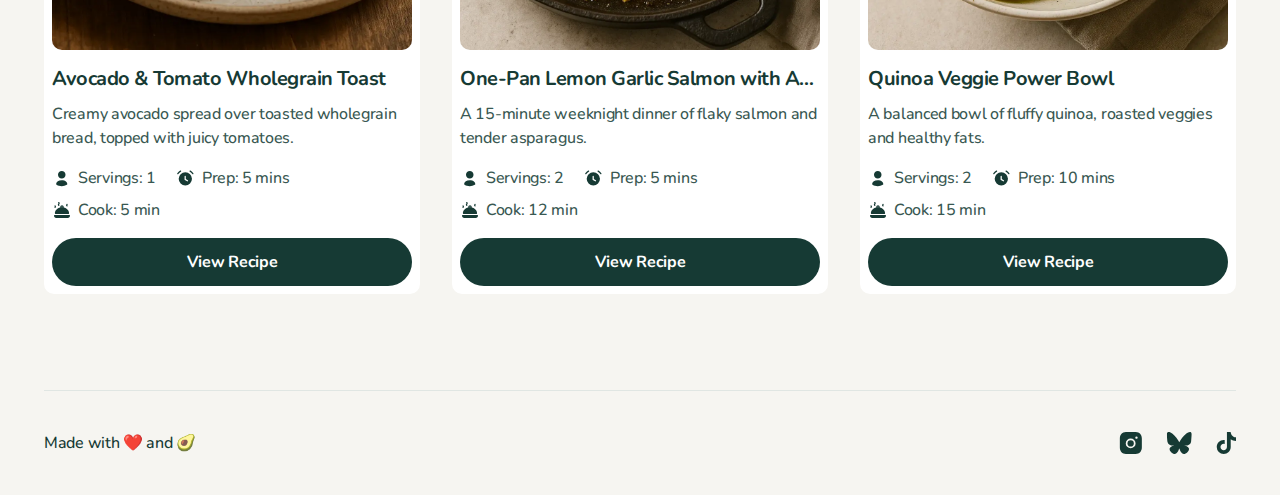
<file: mediterranean-chickpea-salad.html>
<!DOCTYPE html>
<html lang="en">
  <head>
    <meta charset="UTF-8" />
    <meta name="viewport" content="width=device-width, initial-scale=1.0" />
    <link rel="stylesheet" href="style/style.css" />
    <title>Frontend Mentor | Recipe finder website</title>
  </head>
  <body>
    <header class="header__main">
      <a href="about.html" class="header__logo">
        <img
          src="assets/images/logo.svg"
          alt="Healthy Recipe Finder site logo"
          width="260"
          height="40"
        />
      </a>

      <button class="header__mobile">
        <img
          src="assets/images/icon-hamburger-menu.svg"
          alt="Open mobile navigation"
        />
      </button>

      <nav class="header__nav nav">
        <ul class="nav__list">
          <li class="nav__item">
            <a href="index.html" class="nav__link">Home</a>
          </li>

          <li class="nav__item">
            <a href="about.html" class="nav__link">About</a>
          </li>

          <li class="nav__item">
            <a href="recipes.html" class="nav__link nav__active">Recipes</a>
          </li>
        </ul>

        <a href="recipes.html" class="nav__btn btn">Browse recipes</a>
      </nav>
    </header>

    <main>
      <section class="recipe container">
        <div class="recipe__inner">
          <div class="recipe__breadcrumbs breadcrumbs">
            <a href="../recipes.html" class="breadcrumbs__link">Recipes</a>
            <p class="breadcrumbs__recipe-name">
              <span>/</span> Mediterranean Chickpea Salad
            </p>
          </div>
          <div class="recipe__box">
            <div class="recipe__imgs">
              <img
                class="hide__mobile"
                src="assets/images/mediterranean-chickpea-salad-large.webp"
                alt="Mediterranean chickpea salad"
              />
              <img
                class="hide__desktop"
                src="assets/images/mediterranean-chickpea-salad-small.webp"
                alt="Mediterranean chickpea salad"
              />
            </div>
            <div class="recipe__description description">
              <h1 class="description__heading">Mediterranean Chickpea Salad</h1>

              <p class="description__text">
                A refreshing, protein-packed salad tossed in a lemon-olive oil
                dressing.
              </p>

              <div class="description__details details">
                <div class="details__element">
                  <img
                    src="assets/images/icon-servings.svg"
                    alt="Icon servings"
                  />
                  Servings: 2
                </div>

                <div class="details__element">
                  <img
                    src="assets/images/icon-prep-time.svg"
                    alt="Icon prep time"
                  />
                  Prep: 5 mins
                </div>

                <div class="details__element">
                  <img
                    src="assets/images/icon-cook-time.svg"
                    alt="Icon cook time"
                  />
                  Cook: 12 min
                </div>
              </div>

              <section class="description__ingridients ingridients">
                <h2 class="ingridients__heading">Ingredients:</h2>
                <ul class="ingridients__list">
                  <li class="ingridients__item">
                    <img
                      src="assets/images/icon-bullet-point.svg"
                      alt="icon bullet point"
                    />
                    1 can (400 g) chickpeas, drained & rinsed
                  </li>

                  <li class="ingridients__item">
                    <img
                      src="assets/images/icon-bullet-point.svg"
                      alt="icon bullet point"
                    />
                    1 small cucumber, diced
                  </li>

                  <li class="ingridients__item">
                    <img
                      src="assets/images/icon-bullet-point.svg"
                      alt="icon bullet point"
                    />
                    1 cup cherry tomatoes, halved
                  </li>

                  <li class="ingridients__item">
                    <img
                      src="assets/images/icon-bullet-point.svg"
                      alt="icon bullet point"
                    />
                    1/2 red bell pepper, diced
                  </li>

                  <li class="ingridients__item">
                    <img
                      src="assets/images/icon-bullet-point.svg"
                      alt="icon bullet point"
                    />
                    1/4 red onion, finely chopped
                  </li>

                  <li class="ingridients__item">
                    <img
                      src="assets/images/icon-bullet-point.svg"
                      alt="icon bullet point"
                    />
                    2 Tbsp fresh parsley, chopped
                  </li>

                  <li class="ingridients__item">
                    <img
                      src="assets/images/icon-bullet-point.svg"
                      alt="icon bullet point"
                    />
                    2 Tbsp extra-virgin olive oil
                  </li>
                  <li class="ingridients__item">
                    <img
                      src="assets/images/icon-bullet-point.svg"
                      alt="icon bullet point"
                    />
                    1 Tbsp fresh lemon juice
                  </li>

                  <li class="ingridients__item">
                    <img
                      src="assets/images/icon-bullet-point.svg"
                      alt="icon bullet point"
                    />
                    Sea salt & black pepper to taste
                  </li>
                </ul>
              </section>

              <section class="description__instructions instructions">
                <h2 class="instructions__heading">Instructions:</h2>
                <ul class="instructions__list">
                  <li class="instructions__item">
                    <img
                      src="assets/images/icon-bullet-point.svg"
                      alt="icon bullet point"
                    />
                    In a large bowl combine chickpeas, cucumber, tomatoes, bell
                    pepper, red onion and parsley.
                  </li>

                  <li class="instructions__item">
                    <img
                      src="assets/images/icon-bullet-point.svg"
                      alt="icon bullet point"
                    />
                    Drizzle with olive oil and lemon juice.
                  </li>

                  <li class="instructions__item">
                    <img
                      src="assets/images/icon-bullet-point.svg"
                      alt="icon bullet point"
                    />
                    Season with salt and pepper; toss to coat.
                  </li>

                  <li class="instructions__item">
                    <img
                      src="assets/images/icon-bullet-point.svg"
                      alt="icon bullet point"
                    />
                    Serve immediately or chill up to 2 days.
                  </li>
                </ul>
              </section>
            </div>
          </div>
        </div>
      </section>
      <section class="more container">
        <div class="more__inner">
          <h2 class="more__heading">More recipes</h2>
          <section class="meals">
            <div class="meals__card">
              <div class="meals__img">
                <img
                  class="hide__mobile"
                  src="assets/images/avocado-tomato-wholegrain-toast-large.webp"
                  alt="Avocado tomato wholegrain toast "
                />
                <img
                  class="hide__desktop"
                  src="assets/images/avocado-tomato-wholegrain-toast-small.webp"
                  alt="Avocado tomato wholegrain toast  "
                />
              </div>
              <div class="meals__info info">
                <h2 class="info__heading">Avocado & Tomato Wholegrain Toast</h2>
                <p class="info__text">
                  Creamy avocado spread over toasted wholegrain bread, topped
                  with juicy tomatoes.
                </p>
              </div>
              <div class="meals__details details">
                <div class="details__element">
                  <img
                    src="assets/images/icon-servings.svg"
                    alt="Icon servings"
                  />
                  Servings: 1
                </div>

                <div class="details__element">
                  <img
                    src="assets/images/icon-prep-time.svg"
                    alt="Icon prep time"
                  />
                  Prep: 5 mins
                </div>
                <div class="details__element">
                  <img
                    src="assets/images/icon-cook-time.svg"
                    alt="Icon cook time"
                  />
                  Cook: 5 min
                </div>
              </div>
              <a
                href="avocado-tomato-wholegrain-toast.html"
                class="meals__btn btn btn--recipe"
                >View Recipe</a
              >
            </div>

            <div class="meals__card">
              <div class="meals__img">
                <img
                  class="hide__mobile"
                  src="assets/images/salmon-asparagus-large.webp"
                  alt="Salmon asparagus large "
                />
                <img
                  class="hide__desktop"
                  src="assets/images/salmon-asparagus-small.webp"
                  alt="Salmon asparagus large "
                />
              </div>
              <div class="meals__info info">
                <h2 class="info__heading">
                  One-Pan Lemon Garlic Salmon with Asparagus
                </h2>
                <p class="info__text">
                  A 15-minute weeknight dinner of flaky salmon and tender
                  asparagus.
                </p>
              </div>
              <div class="meals__details details">
                <div class="details__element">
                  <img
                    src="assets/images/icon-servings.svg"
                    alt="Icon servings"
                  />
                  Servings: 2
                </div>

                <div class="details__element">
                  <img
                    src="assets/images/icon-prep-time.svg"
                    alt="Icon prep time"
                  />
                  Prep: 5 mins
                </div>
                <div class="details__element">
                  <img
                    src="assets/images/icon-cook-time.svg"
                    alt="Icon cook time"
                  />
                  Cook: 12 min
                </div>
              </div>
              <a
                href="one-pan-lemon-garlic-salmon-with-asparagus.html"
                class="meals__btn btn btn--recipe"
                >View Recipe</a
              >
            </div>

            <div class="meals__card">
              <div class="meals__img">
                <img
                  class="hide__mobile"
                  src="assets/images/quinoa-veggie-bowl-large.webp"
                  alt="Quinoa veggie bowl"
                />
                <img
                  class="hide__desktop"
                  src="assets/images/quinoa-veggie-bowl-small.webp"
                  alt="Quinoa veggie bowl"
                />
              </div>
              <div class="meals__info info">
                <h2 class="info__heading">Quinoa Veggie Power Bowl</h2>
                <p class="info__text">
                  A balanced bowl of fluffy quinoa, roasted veggies and healthy
                  fats.
                </p>
              </div>
              <div class="meals__details details">
                <div class="details__element">
                  <img
                    src="assets/images/icon-servings.svg"
                    alt="Icon servings"
                  />
                  Servings: 2
                </div>

                <div class="details__element">
                  <img
                    src="assets/images/icon-prep-time.svg"
                    alt="Icon prep time"
                  />
                  Prep: 10 mins
                </div>
                <div class="details__element">
                  <img
                    src="assets/images/icon-cook-time.svg"
                    alt="Icon cook time"
                  />
                  Cook: 15 min
                </div>
              </div>
              <a
                href="_quinoa-veggie-power-bowl.html"
                class="meals__btn btn btn--recipe"
                >View Recipe</a
              >
            </div>
          </section>
        </div>
      </section>
    </main>

    <footer class="footer container">
      <p class="footer__text">Made with ❤️ and 🥑</p>
      <div class="footer__links">
        <a href="https://www.instagram.com/" class="footer__link">
          <img
            src="assets/images/icon-instagram.svg"
            alt="Instagram sotial link"
            class="footer__icon"
          />
        </a>

        <a href="https://www.bsky.app" class="footer__link">
          <img
            src="assets/images/icon-bluesky.svg"
            alt="Bluesky sotial link"
            class="footer__icon"
          />
        </a>

        <a href="https://www.tiktok.com" class="footer__link">
          <img
            src="assets/images/icon-tiktok.svg"
            alt="Bluesky sotial link"
            class="footer__icon"
          />
        </a>
      </div>
    </footer>
    <script src="script.js"></script>
  </body>
</html>
</file>
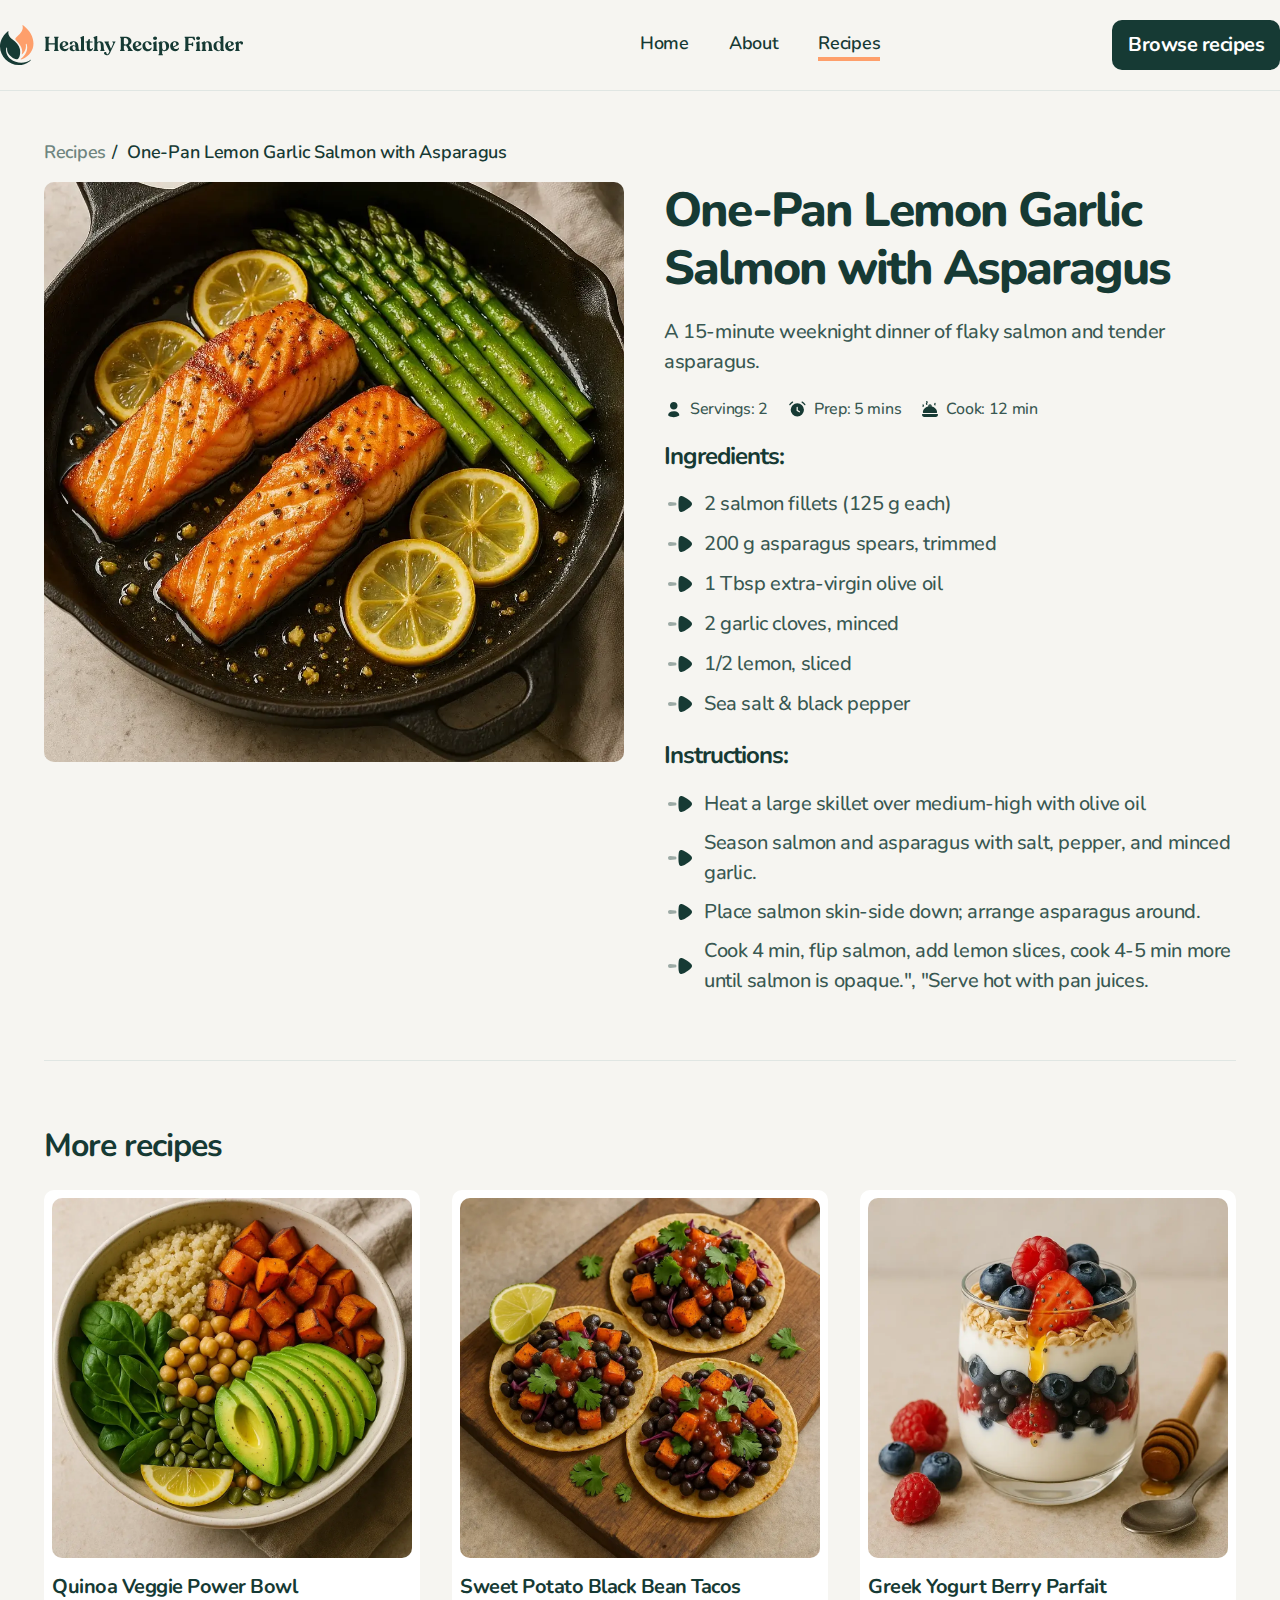
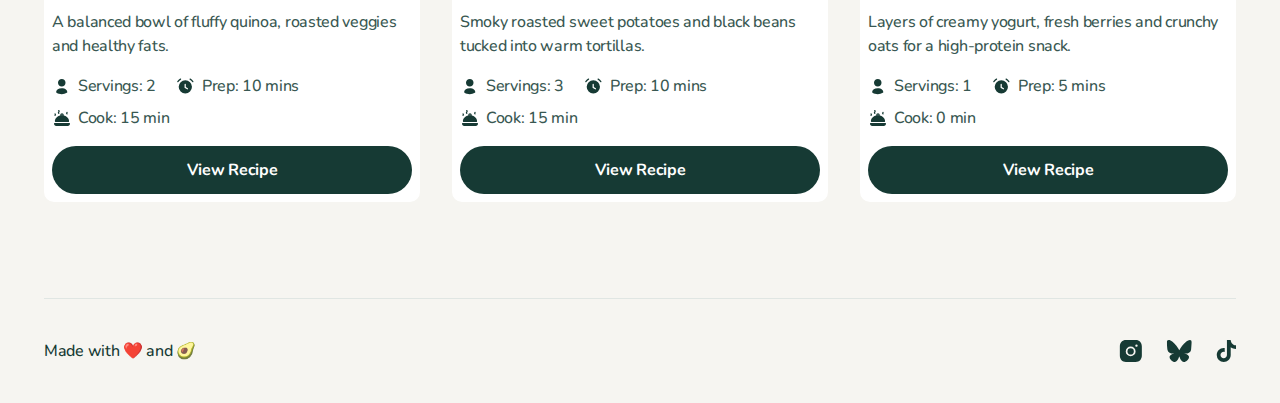
<file: one-pan-lemon-garlic-salmon-with-asparagus.html>
<!DOCTYPE html>
<html lang="en">
  <head>
    <meta charset="UTF-8" />
    <meta name="viewport" content="width=device-width, initial-scale=1.0" />
    <link rel="stylesheet" href="style/style.css" />
    <title>Frontend Mentor | Recipe finder website</title>
  </head>
  <body>
    <header class="header__main">
      <a href="about.html" class="header__logo">
        <img
          src="assets/images/logo.svg"
          alt="Healthy Recipe Finder site logo"
          width="260"
          height="40"
        />
      </a>

      <button class="header__mobile">
        <img
          src="assets/images/icon-hamburger-menu.svg"
          alt="Open mobile navigation"
        />
      </button>

      <nav class="header__nav nav">
        <ul class="nav__list">
          <li class="nav__item">
            <a href="index.html" class="nav__link">Home</a>
          </li>

          <li class="nav__item">
            <a href="about.html" class="nav__link">About</a>
          </li>

          <li class="nav__item">
            <a href="recipes.html" class="nav__link nav__active">Recipes</a>
          </li>
        </ul>

        <a href="recipes.html" class="nav__btn btn">Browse recipes</a>
      </nav>
    </header>

    <main>
      <section class="recipe container">
        <div class="recipe__inner">
          <div class="recipe__breadcrumbs breadcrumbs">
            <a href="recipes.html" class="breadcrumbs__link">Recipes</a>
            <p class="breadcrumbs__recipe-name">
              <span>/</span> One-Pan Lemon Garlic Salmon with Asparagus
            </p>
          </div>
          <div class="recipe__box">
            <div class="recipe__imgs">
              <img
                class="hide__mobile"
                src="assets/images/salmon-asparagus-large.webp"
                alt="One-Pan Lemon Garlic Salmon with Asparagus"
              />
              <img
                class="hide__desktop"
                src="assets/images/salmon-asparagus-small.webp"
                alt="One-Pan Lemon Garlic Salmon with Asparagus"
              />
            </div>
            <div class="recipe__description description">
              <h1 class="description__heading">
                One-Pan Lemon Garlic Salmon with Asparagus
              </h1>

              <p class="description__text">
                A 15-minute weeknight dinner of flaky salmon and tender
                asparagus.
              </p>

              <div class="description__details details">
                <div class="details__element">
                  <img
                    src="assets/images/icon-servings.svg"
                    alt="Icon servings"
                  />
                  Servings: 2
                </div>

                <div class="details__element">
                  <img
                    src="assets/images/icon-prep-time.svg"
                    alt="Icon prep time"
                  />
                  Prep: 5 mins
                </div>

                <div class="details__element">
                  <img
                    src="assets/images/icon-cook-time.svg"
                    alt="Icon cook time"
                  />
                  Cook: 12 min
                </div>
              </div>

              <section class="description__ingridients ingridients">
                <h2 class="ingridients__heading">Ingredients:</h2>
                <ul class="ingridients__list">
                  <li class="ingridients__item">
                    <img
                      src="assets/images/icon-bullet-point.svg"
                      alt="icon bullet point"
                    />
                    2 salmon fillets (125 g each)
                  </li>

                  <li class="ingridients__item">
                    <img
                      src="assets/images/icon-bullet-point.svg"
                      alt="icon bullet point"
                    />
                    200 g asparagus spears, trimmed
                  </li>

                  <li class="ingridients__item">
                    <img
                      src="assets/images/icon-bullet-point.svg"
                      alt="icon bullet point"
                    />
                    1 Tbsp extra-virgin olive oil
                  </li>

                  <li class="ingridients__item">
                    <img
                      src="assets/images/icon-bullet-point.svg"
                      alt="icon bullet point"
                    />
                    2 garlic cloves, minced
                  </li>

                  <li class="ingridients__item">
                    <img
                      src="assets/images/icon-bullet-point.svg"
                      alt="icon bullet point"
                    />
                    1/2 lemon, sliced
                  </li>

                  <li class="ingridients__item">
                    <img
                      src="assets/images/icon-bullet-point.svg"
                      alt="icon bullet point"
                    />
                    Sea salt & black pepper
                  </li>
                </ul>
              </section>

              <section class="description__instructions instructions">
                <h2 class="instructions__heading">Instructions:</h2>
                <ul class="instructions__list">
                  <li class="instructions__item">
                    <img
                      src="assets/images/icon-bullet-point.svg"
                      alt="icon bullet point"
                    />
                    Heat a large skillet over medium-high with olive oil
                  </li>

                  <li class="instructions__item">
                    <img
                      src="assets/images/icon-bullet-point.svg"
                      alt="icon bullet point"
                    />
                    Season salmon and asparagus with salt, pepper, and minced
                    garlic.
                  </li>

                  <li class="instructions__item">
                    <img
                      src="assets/images/icon-bullet-point.svg"
                      alt="icon bullet point"
                    />
                    Place salmon skin-side down; arrange asparagus around.
                  </li>

                  <li class="instructions__item">
                    <img
                      src="assets/images/icon-bullet-point.svg"
                      alt="icon bullet point"
                    />
                    Cook 4 min, flip salmon, add lemon slices, cook 4-5 min more
                    until salmon is opaque.", "Serve hot with pan juices.
                  </li>
                </ul>
              </section>
            </div>
          </div>
        </div>
      </section>
      <section class="more container">
        <div class="more__inner">
          <h2 class="more__heading">More recipes</h2>
          <section class="meals">
            <div class="meals__card">
              <div class="meals__img">
                <img
                  class="hide__mobile"
                  src="assets/images/quinoa-veggie-bowl-large.webp"
                  alt="Quinoa veggie bowl"
                />
                <img
                  class="hide__desktop"
                  src="assets/images/quinoa-veggie-bowl-small.webp"
                  alt="Quinoa veggie bowl"
                />
              </div>
              <div class="meals__info info">
                <h2 class="info__heading">Quinoa Veggie Power Bowl</h2>
                <p class="info__text">
                  A balanced bowl of fluffy quinoa, roasted veggies and healthy
                  fats.
                </p>
              </div>
              <div class="meals__details details">
                <div class="details__element">
                  <img
                    src="assets/images/icon-servings.svg"
                    alt="Icon servings"
                  />
                  Servings: 2
                </div>

                <div class="details__element">
                  <img
                    src="assets/images/icon-prep-time.svg"
                    alt="Icon prep time"
                  />
                  Prep: 10 mins
                </div>
                <div class="details__element">
                  <img
                    src="assets/images/icon-cook-time.svg"
                    alt="Icon cook time"
                  />
                  Cook: 15 min
                </div>
              </div>
              <a
                href="quinoa-veggie-power-bowl.html"
                class="meals__btn btn btn--recipe"
                >View Recipe</a
              >
            </div>

            <div class="meals__card">
              <div class="meals__img">
                <img
                  class="hide__mobile"
                  src="assets/images/sweet-potato-tacos-large.webp"
                  alt="Sweet potato tacos"
                />
                <img
                  class="hide__desktop"
                  src="assets/images/sweet-potato-tacos-small.webp"
                  alt="Sweet potato tacos"
                />
              </div>
              <div class="meals__info info">
                <h2 class="info__heading">Sweet Potato Black Bean Tacos</h2>
                <p class="info__text">
                  Smoky roasted sweet potatoes and black beans tucked into warm
                  tortillas.
                </p>
              </div>
              <div class="meals__details details">
                <div class="details__element">
                  <img
                    src="assets/images/icon-servings.svg"
                    alt="Icon servings"
                  />
                  Servings: 3
                </div>

                <div class="details__element">
                  <img
                    src="assets/images/icon-prep-time.svg"
                    alt="Icon prep time"
                  />
                  Prep: 10 mins
                </div>
                <div class="details__element">
                  <img
                    src="assets/images/icon-cook-time.svg"
                    alt="Icon cook time"
                  />
                  Cook: 15 min
                </div>
              </div>
              <a
                href="sweet-potato-black-bean-tacos.html"
                class="meals__btn btn btn--recipe"
                >View Recipe</a
              >
            </div>

            <div class="meals__card">
              <div class="meals__img">
                <img
                  class="hide__mobile"
                  src="assets/images/greek-yogurt-large.webp"
                  alt="Greek yogurt"
                />
                <img
                  class="hide__desktop"
                  src="assets/images/greek-yogurt-small.webp"
                  alt="Greek yogurt"
                />
              </div>
              <div class="meals__info info">
                <h2 class="info__heading">Greek Yogurt Berry Parfait</h2>
                <p class="info__text">
                  Layers of creamy yogurt, fresh berries and crunchy oats for a
                  high-protein snack.
                </p>
              </div>
              <div class="meals__details details">
                <div class="details__element">
                  <img
                    src="assets/images/icon-servings.svg"
                    alt="Icon servings"
                  />
                  Servings: 1
                </div>

                <div class="details__element">
                  <img
                    src="assets/images/icon-prep-time.svg"
                    alt="Icon prep time"
                  />
                  Prep: 5 mins
                </div>
                <div class="details__element">
                  <img
                    src="assets/images/icon-cook-time.svg"
                    alt="Icon cook time"
                  />
                  Cook: 0 min
                </div>
              </div>
              <a
                href="greek-yogurt-berry-parfait.html"
                class="meals__btn btn btn--recipe"
                >View Recipe</a
              >
            </div>
          </section>
        </div>
      </section>
    </main>

    <footer class="footer container">
      <p class="footer__text">Made with ❤️ and 🥑</p>
      <div class="footer__links">
        <a href="https://www.instagram.com/" class="footer__link">
          <img
            src="assets/images/icon-instagram.svg"
            alt="Instagram sotial link"
            class="footer__icon"
          />
        </a>

        <a href="https://www.bsky.app" class="footer__link">
          <img
            src="assets/images/icon-bluesky.svg"
            alt="Bluesky sotial link"
            class="footer__icon"
          />
        </a>

        <a href="https://www.tiktok.com" class="footer__link">
          <img
            src="assets/images/icon-tiktok.svg"
            alt="Bluesky sotial link"
            class="footer__icon"
          />
        </a>
      </div>
    </footer>
    <script src="script.js"></script>
  </body>
</html>
</file>
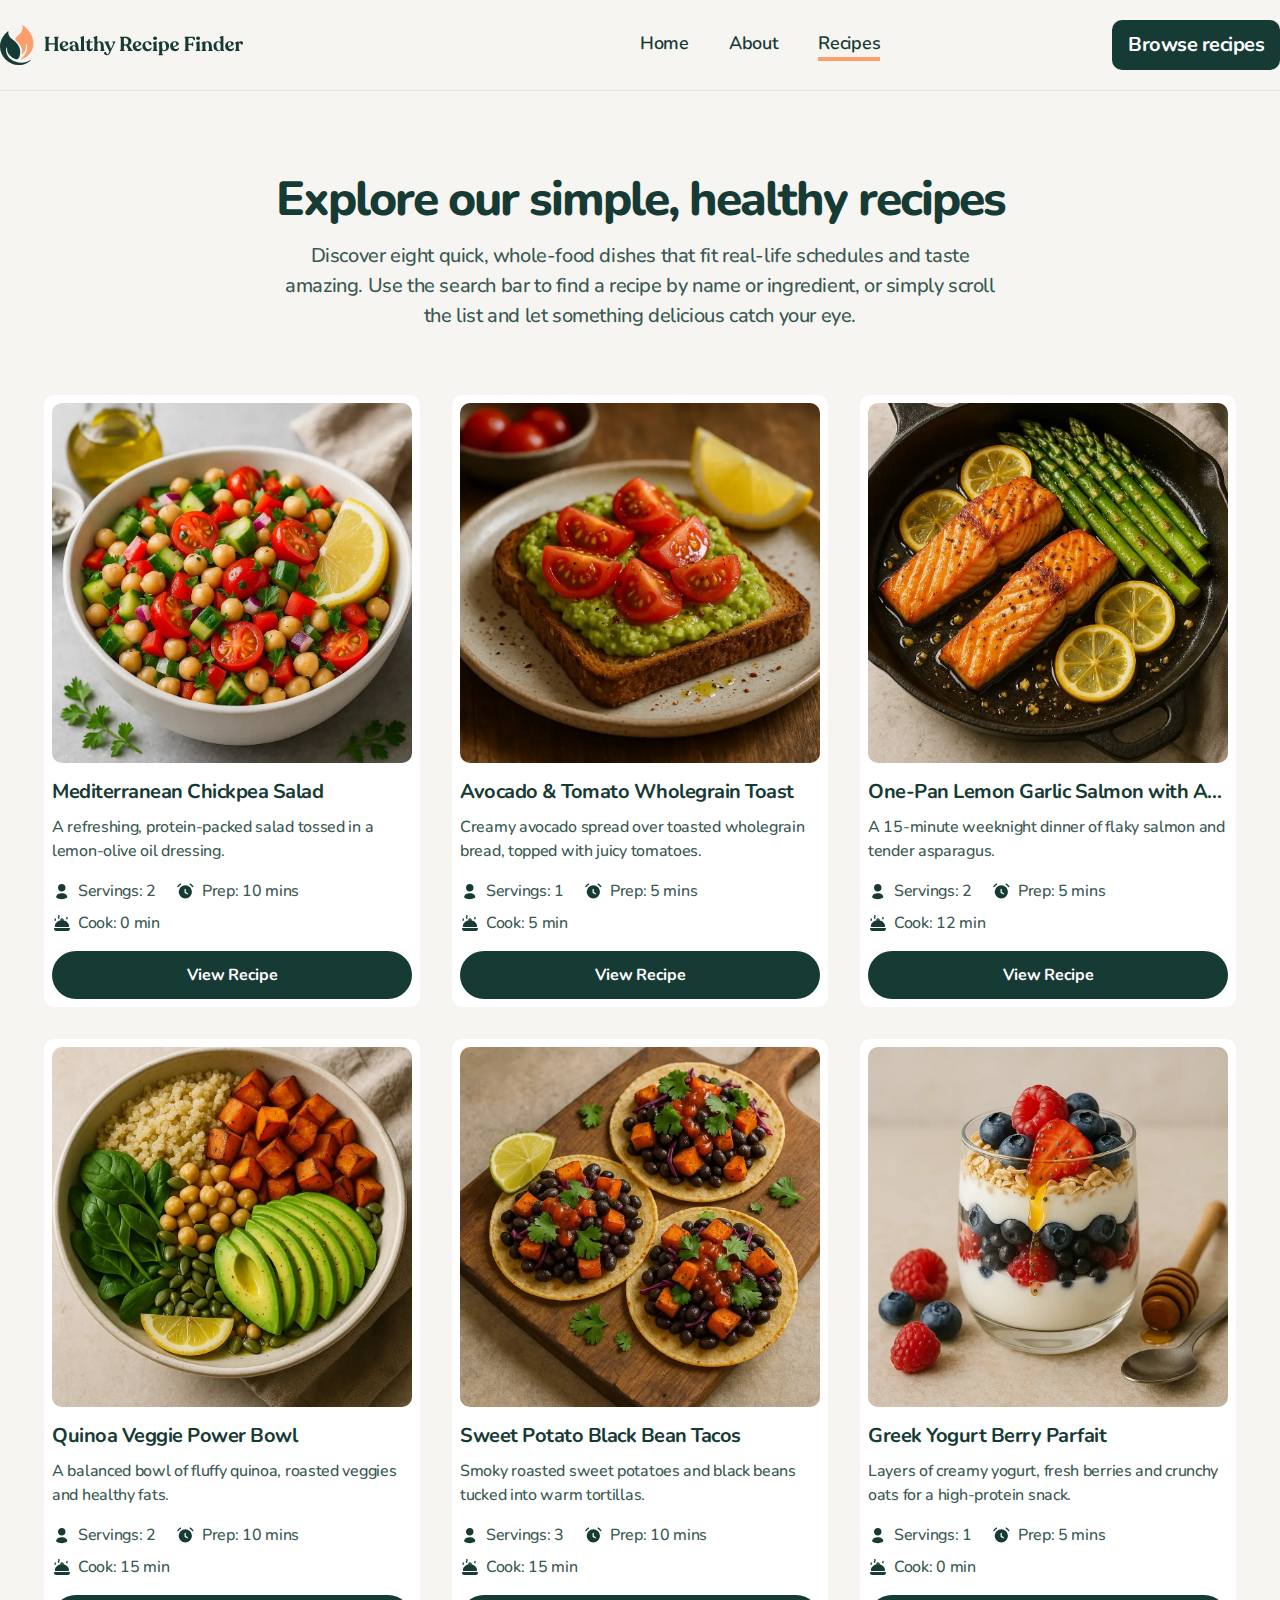
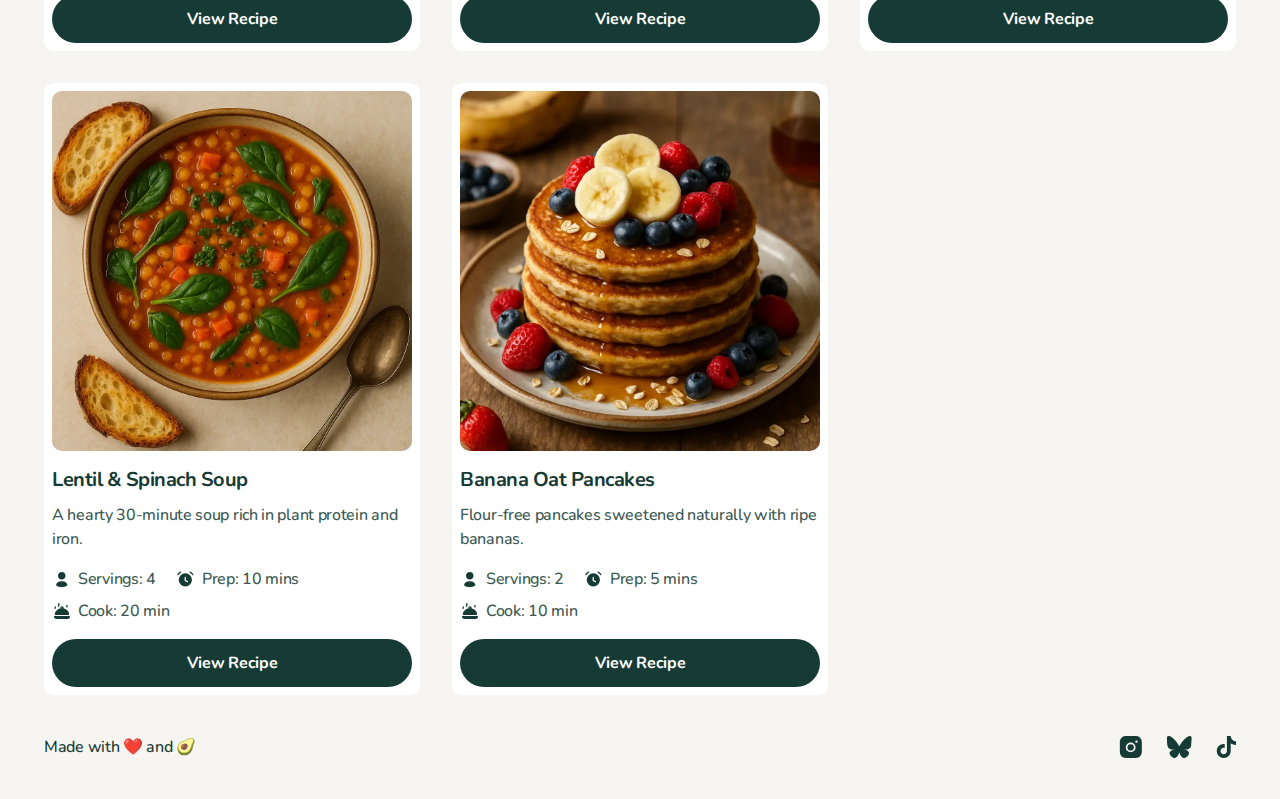
<file: recipes.html>
<!DOCTYPE html>
<html lang="en">
  <head>
    <meta charset="UTF-8" />
    <meta name="viewport" content="width=device-width, initial-scale=1.0" />
    <link rel="stylesheet" href="style/style.css" />
    <title>Frontend Mentor | Recipe finder website</title>
  </head>
  <body>
    <header class="header__main">
      <a href="index.html" class="header__logo">
        <img
          src="assets/images/logo.svg"
          alt="Healthy Recipe Finder site logo"
          width="260"
          height="40"
        />
      </a>

      <button class="header__mobile">
        <img
          src="assets/images/icon-hamburger-menu.svg"
          alt="Open mobile navigation"
        />
      </button>

      <nav class="header__nav nav">
        <ul class="nav__list">
          <li class="nav__item">
            <a href="index.html" class="nav__link">Home</a>
          </li>

          <li class="nav__item">
            <a href="about.html" class="nav__link">About</a>
          </li>

          <li class="nav__item">
            <a href="recipes.html" class="nav__link nav__active">Recipes</a>
          </li>
        </ul>

        <button class="nav__btn btn">Browse recipes</button>
      </nav>
    </header>

    <main>
      <section class="explore container">
        <div class="explore__inner">
          <h1 class="explore__heading">Explore our simple, healthy recipes</h1>
          <p class="explore__text">
            Discover eight quick, whole-food dishes that fit real-life schedules
            and taste amazing. Use the search bar to find a recipe by name or
            ingredient, or simply scroll the list and let something delicious
            catch your eye.
          </p>
        </div>
      </section>

      <section class="recipes container">
        <!-- <div class="recipes__control">
          <div class="recipes__filters filters">
            <div class="filters__dropdown">
              <button class="filters__btn">
                Max Prep Time
                <img
                  src="assets/images/icon-chevron-down.svg"
                  alt="Icon chevron down"
                />
              </button>
              <div class="filters__dropdown-menu">
                <label>
                  <input type="radio" name="prep-time" value="0" />0 minutes
                </label>

                <label>
                  <input type="radio" name="prep-time" value="5" />5 minutes
                </label>

                <label>
                  <input type="radio" name="prep-time" value="10" />10 minutes
                </label>
              </div>
              <div class="filters__clear">Clear</div>
            </div>

            <div class="filters__dropdown">
              <button class="filters__btn">
                Max Cook Time
                <img
                  src="assets/images/icon-chevron-down.svg"
                  alt="Icon chevron down"
                />
              </button>
              <div class="filters__dropdown-menu">
                <label>
                  <input type="radio" name="prep-time" value="0" />0 minutes
                </label>

                <label>
                  <input type="radio" name="prep-time" value="5" />5 minutes
                </label>

                <label>
                  <input type="radio" name="prep-time" value="10" />10 minutes
                </label>

                <label>
                  <input type="radio" name="prep-time" value="15" />15 minutes
                </label>

                <label>
                  <input type="radio" name="prep-time" value="20" />20 minutes
                </label>
              </div>
              <div class="filters__clear">Clear</div>
            </div>
          </div>
          <div class="recipes__search">
            <input
              type="search"
              name="name-or-ingridient"
              id="name-or-ingridient"
              placeholder="Search by name or ingredient…"
            />
          </div>
        </div> -->

        <section class="meals">
          <div class="meals__card">
            <div class="meals__img">
              <img
                class="hide__mobile"
                src="assets/images/mediterranean-chickpea-salad-large.webp"
                alt="Mediterranean chickpea salad "
              />
              <img
                class="hide__desktop"
                src="assets/images/mediterranean-chickpea-salad-small.webp"
                alt="Mediterranean chickpea salad "
              />
            </div>
            <div class="meals__info info">
              <h2 class="info__heading">Mediterranean Chickpea Salad</h2>
              <p class="info__text">
                A refreshing, protein-packed salad tossed in a lemon-olive oil
                dressing.
              </p>
            </div>
            <div class="meals__details details">
              <div class="details__element">
                <img
                  src="assets/images/icon-servings.svg"
                  alt="Icon servings"
                />
                Servings: 2
              </div>

              <div class="details__element">
                <img
                  src="assets/images/icon-prep-time.svg"
                  alt="Icon prep time"
                />
                Prep: 10 mins
              </div>
              <div class="details__element">
                <img
                  src="assets/images/icon-cook-time.svg"
                  alt="Icon cook time"
                />
                Cook: 0 min
              </div>
            </div>
            <a
              href="mediterranean-chickpea-salad.html"
              class="meals__btn btn btn--recipe"
              >View Recipe</a
            >
          </div>

          <div class="meals__card">
            <div class="meals__img">
              <img
                class="hide__mobile"
                src="assets/images/avocado-tomato-wholegrain-toast-large.webp"
                alt="Avocado tomato wholegrain toast "
              />
              <img
                class="hide__desktop"
                src="assets/images/avocado-tomato-wholegrain-toast-small.webp"
                alt="Avocado tomato wholegrain toast  "
              />
            </div>
            <div class="meals__info info">
              <h2 class="info__heading">Avocado & Tomato Wholegrain Toast</h2>
              <p class="info__text">
                Creamy avocado spread over toasted wholegrain bread, topped with
                juicy tomatoes.
              </p>
            </div>
            <div class="meals__details details">
              <div class="details__element">
                <img
                  src="assets/images/icon-servings.svg"
                  alt="Icon servings"
                />
                Servings: 1
              </div>

              <div class="details__element">
                <img
                  src="assets/images/icon-prep-time.svg"
                  alt="Icon prep time"
                />
                Prep: 5 mins
              </div>
              <div class="details__element">
                <img
                  src="assets/images/icon-cook-time.svg"
                  alt="Icon cook time"
                />
                Cook: 5 min
              </div>
            </div>
            <a
              href="avocado-tomato-wholegrain-toast.html"
              class="meals__btn btn btn--recipe"
              >View Recipe</a
            >
          </div>

          <div class="meals__card">
            <div class="meals__img">
              <img
                class="hide__mobile"
                src="assets/images/salmon-asparagus-large.webp"
                alt="Salmon asparagus large "
              />
              <img
                class="hide__desktop"
                src="assets/images/salmon-asparagus-small.webp"
                alt="Salmon asparagus large "
              />
            </div>
            <div class="meals__info info">
              <h2 class="info__heading">
                One-Pan Lemon Garlic Salmon with Asparagus
              </h2>
              <p class="info__text">
                A 15-minute weeknight dinner of flaky salmon and tender
                asparagus.
              </p>
            </div>
            <div class="meals__details details">
              <div class="details__element">
                <img
                  src="assets/images/icon-servings.svg"
                  alt="Icon servings"
                />
                Servings: 2
              </div>

              <div class="details__element">
                <img
                  src="assets/images/icon-prep-time.svg"
                  alt="Icon prep time"
                />
                Prep: 5 mins
              </div>
              <div class="details__element">
                <img
                  src="assets/images/icon-cook-time.svg"
                  alt="Icon cook time"
                />
                Cook: 12 min
              </div>
            </div>
            <a
              href="one-pan-lemon-garlic-salmon-with-asparagus.html"
              class="meals__btn btn btn--recipe"
              >View Recipe</a
            >
          </div>

          <div class="meals__card">
            <div class="meals__img">
              <img
                class="hide__mobile"
                src="assets/images/quinoa-veggie-bowl-large.webp"
                alt="Quinoa veggie bowl"
              />
              <img
                class="hide__desktop"
                src="assets/images/quinoa-veggie-bowl-small.webp"
                alt="Quinoa veggie bowl"
              />
            </div>
            <div class="meals__info info">
              <h2 class="info__heading">Quinoa Veggie Power Bowl</h2>
              <p class="info__text">
                A balanced bowl of fluffy quinoa, roasted veggies and healthy
                fats.
              </p>
            </div>
            <div class="meals__details details">
              <div class="details__element">
                <img
                  src="assets/images/icon-servings.svg"
                  alt="Icon servings"
                />
                Servings: 2
              </div>

              <div class="details__element">
                <img
                  src="assets/images/icon-prep-time.svg"
                  alt="Icon prep time"
                />
                Prep: 10 mins
              </div>
              <div class="details__element">
                <img
                  src="assets/images/icon-cook-time.svg"
                  alt="Icon cook time"
                />
                Cook: 15 min
              </div>
            </div>
            <a
              href="_quinoa-veggie-power-bowl.html"
              class="meals__btn btn btn--recipe"
              >View Recipe</a
            >
          </div>

          <div class="meals__card">
            <div class="meals__img">
              <img
                class="hide__mobile"
                src="assets/images/sweet-potato-tacos-large.webp"
                alt="Sweet potato tacos"
              />
              <img
                class="hide__desktop"
                src="assets/images/sweet-potato-tacos-small.webp"
                alt="Sweet potato tacos"
              />
            </div>
            <div class="meals__info info">
              <h2 class="info__heading">Sweet Potato Black Bean Tacos</h2>
              <p class="info__text">
                Smoky roasted sweet potatoes and black beans tucked into warm
                tortillas.
              </p>
            </div>
            <div class="meals__details details">
              <div class="details__element">
                <img
                  src="assets/images/icon-servings.svg"
                  alt="Icon servings"
                />
                Servings: 3
              </div>

              <div class="details__element">
                <img
                  src="assets/images/icon-prep-time.svg"
                  alt="Icon prep time"
                />
                Prep: 10 mins
              </div>
              <div class="details__element">
                <img
                  src="assets/images/icon-cook-time.svg"
                  alt="Icon cook time"
                />
                Cook: 15 min
              </div>
            </div>
            <a
              href="sweet-potato-black-bean-tacos.html"
              class="meals__btn btn btn--recipe"
              >View Recipe</a
            >
          </div>

          <div class="meals__card">
            <div class="meals__img">
              <img
                class="hide__mobile"
                src="assets/images/greek-yogurt-large.webp"
                alt="Greek yogurt"
              />
              <img
                class="hide__desktop"
                src="assets/images/greek-yogurt-small.webp"
                alt="Greek yogurt"
              />
            </div>
            <div class="meals__info info">
              <h2 class="info__heading">Greek Yogurt Berry Parfait</h2>
              <p class="info__text">
                Layers of creamy yogurt, fresh berries and crunchy oats for a
                high-protein snack.
              </p>
            </div>
            <div class="meals__details details">
              <div class="details__element">
                <img
                  src="assets/images/icon-servings.svg"
                  alt="Icon servings"
                />
                Servings: 1
              </div>

              <div class="details__element">
                <img
                  src="assets/images/icon-prep-time.svg"
                  alt="Icon prep time"
                />
                Prep: 5 mins
              </div>
              <div class="details__element">
                <img
                  src="assets/images/icon-cook-time.svg"
                  alt="Icon cook time"
                />
                Cook: 0 min
              </div>
            </div>
            <a
              href="greek-yogurt-berry-parfait.html"
              class="meals__btn btn btn--recipe"
              >View Recipe</a
            >
          </div>

          <div class="meals__card">
            <div class="meals__img">
              <img
                class="hide__mobile"
                src="assets/images/lentil-soup-large.webp"
                alt="Greek yogurt"
              />
              <img
                class="hide__desktop"
                src="assets/images/lentil-soup-small.webp"
                alt="Greek yogurt"
              />
            </div>
            <div class="meals__info info">
              <h2 class="info__heading">Lentil & Spinach Soup</h2>
              <p class="info__text">
                A hearty 30-minute soup rich in plant protein and iron.
              </p>
            </div>
            <div class="meals__details details">
              <div class="details__element">
                <img
                  src="assets/images/icon-servings.svg"
                  alt="Icon servings"
                />
                Servings: 4
              </div>

              <div class="details__element">
                <img
                  src="assets/images/icon-prep-time.svg"
                  alt="Icon prep time"
                />
                Prep: 10 mins
              </div>
              <div class="details__element">
                <img
                  src="assets/images/icon-cook-time.svg"
                  alt="Icon cook time"
                />
                Cook: 20 min
              </div>
            </div>
            <a
              href="lentil-spinach-soup.html"
              class="meals__btn btn btn--recipe"
              >View Recipe</a
            >
          </div>

          <div class="meals__card">
            <div class="meals__img">
              <img
                class="hide__mobile"
                src="assets/images/banana-pancakes-large.webp"
                alt="Banana pancakes"
              />
              <img
                class="hide__desktop"
                src="assets/images/banana-pancakes-small.webp"
                alt="Banana pancakes"
              />
            </div>
            <div class="meals__info info">
              <h2 class="info__heading">Banana Oat Pancakes</h2>
              <p class="info__text">
                Flour-free pancakes sweetened naturally with ripe bananas.
              </p>
            </div>
            <div class="meals__details details">
              <div class="details__element">
                <img
                  src="assets/images/icon-servings.svg"
                  alt="Icon servings"
                />
                Servings: 2
              </div>

              <div class="details__element">
                <img
                  src="assets/images/icon-prep-time.svg"
                  alt="Icon prep time"
                />
                Prep: 5 mins
              </div>
              <div class="details__element">
                <img
                  src="assets/images/icon-cook-time.svg"
                  alt="Icon cook time"
                />
                Cook: 10 min
              </div>
            </div>
            <a
              href="banana-oat-pancakes.html"
              class="meals__btn btn btn--recipe"
              >View Recipe</a
            >
          </div>
        </section>
      </section>
    </main>

    <footer class="footer container">
      <p class="footer__text">Made with ❤️ and 🥑</p>
      <div class="footer__links">
        <a href="https://www.instagram.com/" class="footer__link">
          <img
            src="assets/images/icon-instagram.svg"
            alt="Instagram sotial link"
            class="footer__icon"
          />
        </a>

        <a href="https://www.bsky.app" class="footer__link">
          <img
            src="assets/images/icon-bluesky.svg"
            alt="Bluesky sotial link"
            class="footer__icon"
          />
        </a>

        <a href="https://www.tiktok.com" class="footer__link">
          <img
            src="assets/images/icon-tiktok.svg"
            alt="Bluesky sotial link"
            class="footer__icon"
          />
        </a>
      </div>
    </footer>
    <script src="script.js"></script>
  </body>
</html>
</file>
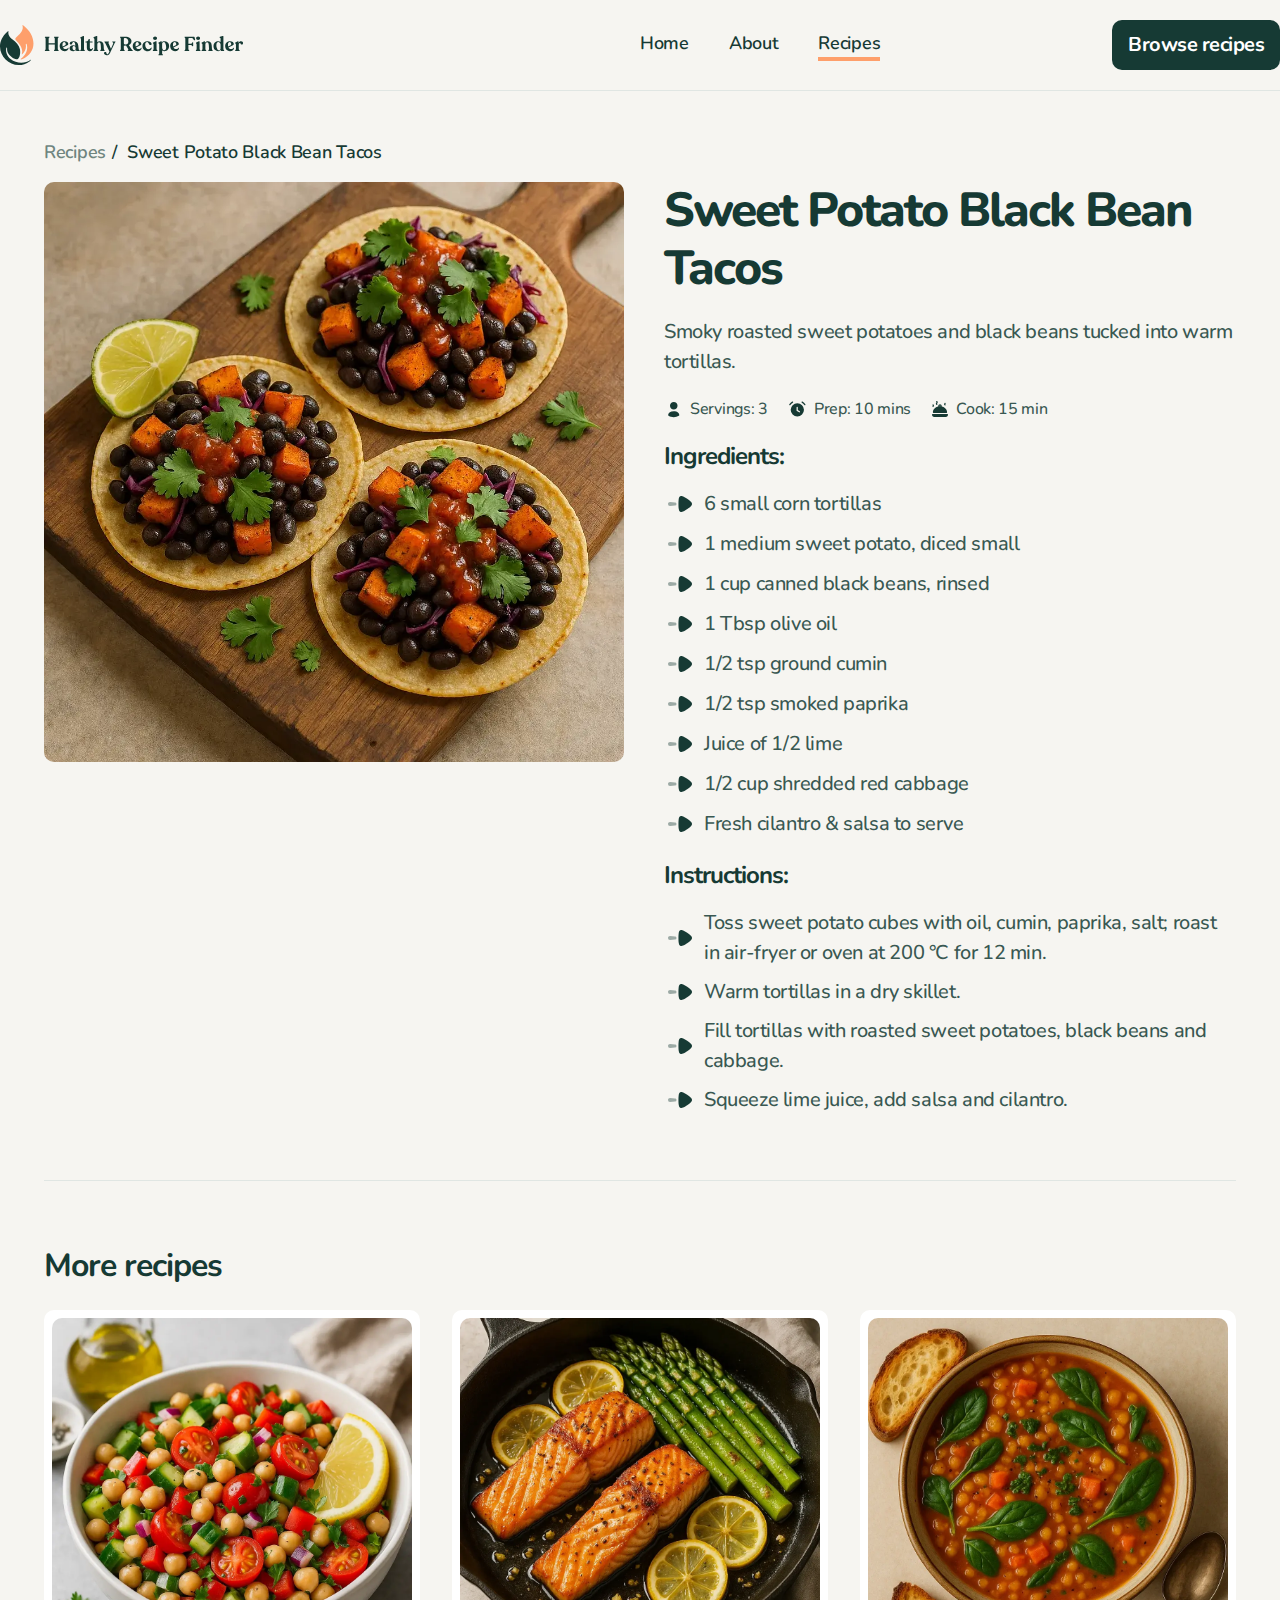
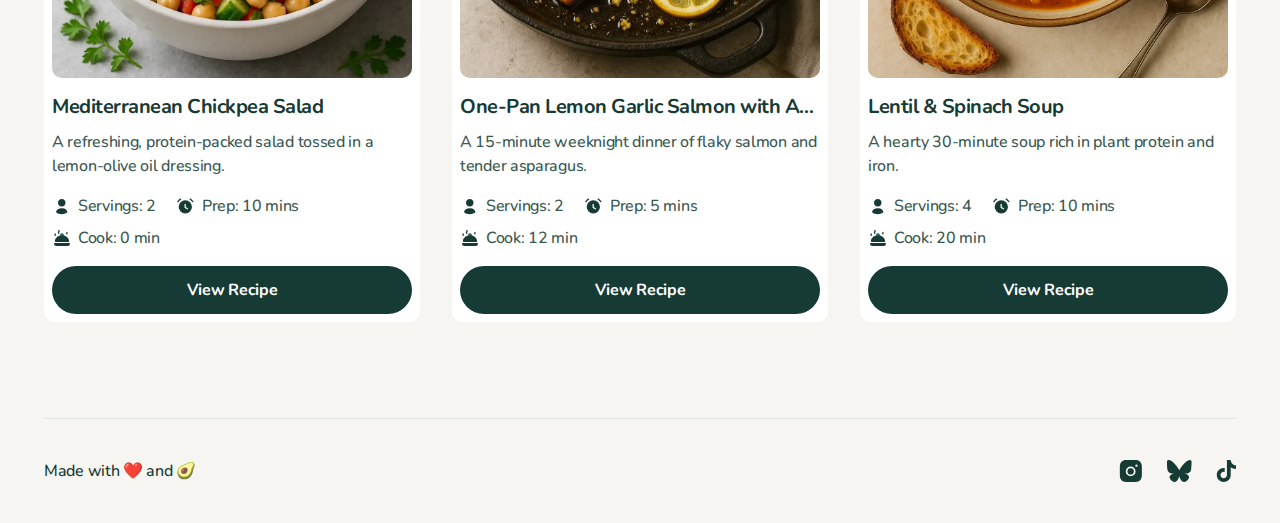
<file: sweet-potato-black-bean-tacos.html>
<!DOCTYPE html>
<html lang="en">
  <head>
    <meta charset="UTF-8" />
    <meta name="viewport" content="width=device-width, initial-scale=1.0" />
    <link rel="stylesheet" href="style/style.css" />
    <title>Frontend Mentor | Recipe finder website</title>
  </head>
  <body>
    <header class="header__main">
      <a href="about.html" class="header__logo">
        <img
          src="assets/images/logo.svg"
          alt="Healthy Recipe Finder site logo"
          width="260"
          height="40"
        />
      </a>

      <button class="header__mobile">
        <img
          src="assets/images/icon-hamburger-menu.svg"
          alt="Open mobile navigation"
        />
      </button>

      <nav class="header__nav nav">
        <ul class="nav__list">
          <li class="nav__item">
            <a href="index.html" class="nav__link">Home</a>
          </li>

          <li class="nav__item">
            <a href="about.html" class="nav__link">About</a>
          </li>

          <li class="nav__item">
            <a href="recipes.html" class="nav__link nav__active">Recipes</a>
          </li>
        </ul>

        <a href="recipes.html" class="nav__btn btn">Browse recipes</a>
      </nav>
    </header>

    <main>
      <section class="recipe container">
        <div class="recipe__inner">
          <div class="recipe__breadcrumbs breadcrumbs">
            <a href="recipes.html" class="breadcrumbs__link">Recipes</a>
            <p class="breadcrumbs__recipe-name">
              <span>/</span> Sweet Potato Black Bean Tacos
            </p>
          </div>
          <div class="recipe__box">
            <div class="recipe__imgs">
              <img
                class="hide__mobile"
                src="assets/images/sweet-potato-tacos-large.webp"
                alt="Sweet Potato Black Bean Tacos"
              />
              <img
                class="hide__desktop"
                src="assets/images/sweet-potato-tacos-small.webp"
                alt="Sweet Potato Black Bean Tacos"
              />
            </div>
            <div class="recipe__description description">
              <h1 class="description__heading">
                Sweet Potato Black Bean Tacos
              </h1>

              <p class="description__text">
                Smoky roasted sweet potatoes and black beans tucked into warm
                tortillas.
              </p>

              <div class="description__details details">
                <div class="details__element">
                  <img
                    src="assets/images/icon-servings.svg"
                    alt="Icon servings"
                  />
                  Servings: 3
                </div>

                <div class="details__element">
                  <img
                    src="assets/images/icon-prep-time.svg"
                    alt="Icon prep time"
                  />
                  Prep: 10 mins
                </div>

                <div class="details__element">
                  <img
                    src="assets/images/icon-cook-time.svg"
                    alt="Icon cook time"
                  />
                  Cook: 15 min
                </div>
              </div>

              <section class="description__ingridients ingridients">
                <h2 class="ingridients__heading">Ingredients:</h2>
                <ul class="ingridients__list">
                  <li class="ingridients__item">
                    <img
                      src="assets/images/icon-bullet-point.svg"
                      alt="icon bullet point"
                    />
                    6 small corn tortillas
                  </li>

                  <li class="ingridients__item">
                    <img
                      src="assets/images/icon-bullet-point.svg"
                      alt="icon bullet point"
                    />
                    1 medium sweet potato, diced small
                  </li>

                  <li class="ingridients__item">
                    <img
                      src="assets/images/icon-bullet-point.svg"
                      alt="icon bullet point"
                    />
                    1 cup canned black beans, rinsed
                  </li>

                  <li class="ingridients__item">
                    <img
                      src="assets/images/icon-bullet-point.svg"
                      alt="icon bullet point"
                    />
                    1 Tbsp olive oil
                  </li>

                  <li class="ingridients__item">
                    <img
                      src="assets/images/icon-bullet-point.svg"
                      alt="icon bullet point"
                    />
                    1/2 tsp ground cumin
                  </li>

                  <li class="ingridients__item">
                    <img
                      src="assets/images/icon-bullet-point.svg"
                      alt="icon bullet point"
                    />
                    1/2 tsp smoked paprika
                  </li>

                  <li class="ingridients__item">
                    <img
                      src="assets/images/icon-bullet-point.svg"
                      alt="icon bullet point"
                    />
                    Juice of 1/2 lime
                  </li>
                  <li class="ingridients__item">
                    <img
                      src="assets/images/icon-bullet-point.svg"
                      alt="icon bullet point"
                    />
                    1/2 cup shredded red cabbage
                  </li>

                  <li class="ingridients__item">
                    <img
                      src="assets/images/icon-bullet-point.svg"
                      alt="icon bullet point"
                    />
                    Fresh cilantro & salsa to serve
                  </li>
                </ul>
              </section>

              <section class="description__instructions instructions">
                <h2 class="instructions__heading">Instructions:</h2>
                <ul class="instructions__list">
                  <li class="instructions__item">
                    <img
                      src="assets/images/icon-bullet-point.svg"
                      alt="icon bullet point"
                    />
                    Toss sweet potato cubes with oil, cumin, paprika, salt;
                    roast in air-fryer or oven at 200 °C for 12 min.
                  </li>

                  <li class="instructions__item">
                    <img
                      src="assets/images/icon-bullet-point.svg"
                      alt="icon bullet point"
                    />
                    Warm tortillas in a dry skillet.
                  </li>

                  <li class="instructions__item">
                    <img
                      src="assets/images/icon-bullet-point.svg"
                      alt="icon bullet point"
                    />
                    Fill tortillas with roasted sweet potatoes, black beans and
                    cabbage.
                  </li>

                  <li class="instructions__item">
                    <img
                      src="assets/images/icon-bullet-point.svg"
                      alt="icon bullet point"
                    />
                    Squeeze lime juice, add salsa and cilantro.
                  </li>
                </ul>
              </section>
            </div>
          </div>
        </div>
      </section>
      <section class="more container">
        <div class="more__inner">
          <h2 class="more__heading">More recipes</h2>
          <section class="meals">
            <div class="meals__card">
              <div class="meals__img">
                <img
                  class="hide__mobile"
                  src="assets/images/mediterranean-chickpea-salad-large.webp"
                  alt="Mediterranean chickpea salad "
                />
                <img
                  class="hide__desktop"
                  src="assets/images/mediterranean-chickpea-salad-small.webp"
                  alt="Mediterranean chickpea salad "
                />
              </div>
              <div class="meals__info info">
                <h2 class="info__heading">Mediterranean Chickpea Salad</h2>
                <p class="info__text">
                  A refreshing, protein-packed salad tossed in a lemon-olive oil
                  dressing.
                </p>
              </div>
              <div class="meals__details details">
                <div class="details__element">
                  <img
                    src="assets/images/icon-servings.svg"
                    alt="Icon servings"
                  />
                  Servings: 2
                </div>

                <div class="details__element">
                  <img
                    src="assets/images/icon-prep-time.svg"
                    alt="Icon prep time"
                  />
                  Prep: 10 mins
                </div>
                <div class="details__element">
                  <img
                    src="assets/images/icon-cook-time.svg"
                    alt="Icon cook time"
                  />
                  Cook: 0 min
                </div>
              </div>
              <a
                href="mediterranean-chickpea-salad.html"
                class="meals__btn btn btn--recipe"
                >View Recipe</a
              >
            </div>

            <div class="meals__card">
              <div class="meals__img">
                <img
                  class="hide__mobile"
                  src="assets/images/salmon-asparagus-large.webp"
                  alt="Salmon asparagus large "
                />
                <img
                  class="hide__desktop"
                  src="assets/images/salmon-asparagus-small.webp"
                  alt="Salmon asparagus large "
                />
              </div>
              <div class="meals__info info">
                <h2 class="info__heading">
                  One-Pan Lemon Garlic Salmon with Asparagus
                </h2>
                <p class="info__text">
                  A 15-minute weeknight dinner of flaky salmon and tender
                  asparagus.
                </p>
              </div>
              <div class="meals__details details">
                <div class="details__element">
                  <img
                    src="assets/images/icon-servings.svg"
                    alt="Icon servings"
                  />
                  Servings: 2
                </div>

                <div class="details__element">
                  <img
                    src="assets/images/icon-prep-time.svg"
                    alt="Icon prep time"
                  />
                  Prep: 5 mins
                </div>
                <div class="details__element">
                  <img
                    src="assets/images/icon-cook-time.svg"
                    alt="Icon cook time"
                  />
                  Cook: 12 min
                </div>
              </div>
              <a
                href="one-pan-lemon-garlic-salmon-with-asparagus.html"
                class="meals__btn btn btn--recipe"
                >View Recipe</a
              >
            </div>

            <div class="meals__card">
              <div class="meals__img">
                <img
                  class="hide__mobile"
                  src="assets/images/lentil-soup-large.webp"
                  alt="Greek yogurt"
                />
                <img
                  class="hide__desktop"
                  src="assets/images/lentil-soup-small.webp"
                  alt="Greek yogurt"
                />
              </div>
              <div class="meals__info info">
                <h2 class="info__heading">Lentil & Spinach Soup</h2>
                <p class="info__text">
                  A hearty 30-minute soup rich in plant protein and iron.
                </p>
              </div>
              <div class="meals__details details">
                <div class="details__element">
                  <img
                    src="assets/images/icon-servings.svg"
                    alt="Icon servings"
                  />
                  Servings: 4
                </div>

                <div class="details__element">
                  <img
                    src="assets/images/icon-prep-time.svg"
                    alt="Icon prep time"
                  />
                  Prep: 10 mins
                </div>
                <div class="details__element">
                  <img
                    src="assets/images/icon-cook-time.svg"
                    alt="Icon cook time"
                  />
                  Cook: 20 min
                </div>
              </div>
              <a
                href="lentil-spinach-soup.html"
                class="meals__btn btn btn--recipe"
                >View Recipe</a
              >
            </div>
          </section>
        </div>
      </section>
    </main>

    <footer class="footer container">
      <p class="footer__text">Made with ❤️ and 🥑</p>
      <div class="footer__links">
        <a href="https://www.instagram.com/" class="footer__link">
          <img
            src="assets/images/icon-instagram.svg"
            alt="Instagram sotial link"
            class="footer__icon"
          />
        </a>

        <a href="https://www.bsky.app" class="footer__link">
          <img
            src="assets/images/icon-bluesky.svg"
            alt="Bluesky sotial link"
            class="footer__icon"
          />
        </a>

        <a href="https://www.tiktok.com" class="footer__link">
          <img
            src="assets/images/icon-tiktok.svg"
            alt="Bluesky sotial link"
            class="footer__icon"
          />
        </a>
      </div>
    </footer>
    <script src="script.js"></script>
  </body>
</html>
</file>
<file: style/style.css>
@charset "UTF-8";
/*******************\
    Font 
\*******************/
@font-face {
  font-family: "Nunito";
  src: url(../assets/fonts/Nunito/Nunito-VariableFont_wght.ttf);
}
@font-face {
  font-family: "Nunito Sans";
  src: url(../assets/fonts/Nunito_Sans/NunitoSans-VariableFont_YTLCopszwdthwght.ttf);
}

/*******************\
    Global
\*******************/
*,
*::after,
*::before {
  padding: 0;
  margin: 0;
  box-sizing: border-box;
}

.container {
  max-width: 74.5rem;
  margin-inline: auto;
}

body {
  background-color: #f6f5f1;
}

img {
  max-width: 100%;
  display: block;
}

ul,
ol {
  list-style: none;
}

a {
  text-decoration: none;
  display: inline-block;
}

button {
  background-color: transparent;
  border: none;
  cursor: pointer;
}

.container {
  max-width: 74.5rem;
  margin-inline: auto;
}
@media (max-width: 850px) {
  .container {
    max-width: 48rem;
    padding: 0 2rem;
  }
}
@media (max-width: 450px) {
  .container {
    max-width: 23.4375rem;
    padding: 0 1rem;
  }
}

.hide__desktop {
  display: none;
}
@media (max-width: 450px) {
  .hide__desktop {
    display: block;
  }
}

.hide__mobile {
  display: block;
}
@media (max-width: 450px) {
  .hide__mobile {
    display: none;
  }
}

/*******************\
    Header
\*******************/
.header__main {
  max-width: 82.5em;
  margin-inline: auto;
  padding: 1.25rem 0;
  display: flex;
  align-items: center;
  justify-content: space-between;
  border-bottom: 1px solid #e0e6e3;
}
.header__logo {
  flex: 1;
}
@media (max-width: 850px) {
  .header__logo {
    flex: none;
  }
}
.header__nav {
  display: flex;
  align-items: center;
  justify-content: space-between;
  flex: 1;
}
.header__mobile {
  display: none;
}

@media (max-width: 850px) {
  .header {
    position: relative;
  }
  .header__main {
    max-width: 48rem;
    padding: 2rem 2rem 0.875rem 2rem;
  }
  .header__mobile {
    display: block;
    padding: 0.75rem;
    background-color: #d0dcd9;
    border-radius: 4px;
  }
  .header__nav {
    justify-content: normal;
  }
}
@media (max-width: 450px) {
  .header__main {
    max-width: 23.4375rem;
    padding: 1rem;
  }
  .header__logo {
    flex: none;
  }
  .header__logo img {
    width: 242px;
    height: 32px;
  }
}
/*******************\
    Nav
\*******************/
.nav__list {
  display: flex;
  column-gap: 2.5rem;
}
.nav__link:link,
.nav__link:visited {
  font-family: "Nunito", sans-serif;
  font-weight: 600;
  font-size: 1.125rem;
  line-height: 150%;
  letter-spacing: -0.3px;
  color: #163a34;
}
@media (max-width: 850px) {
  .nav__link:link,
  .nav__link:visited {
    width: 100%;
  }
}
.nav__active,
.nav__link:hover,
.nav__link:active {
  border-bottom: 4px solid #fe9f6b;
}
.nav__link:focus {
  outline: 4px solid #163a34;
  outline-offset: 4px;
}

@media (max-width: 850px) {
  .open.nav {
    right: 2.5rem;
    display: flex;
    z-index: 9999;
  }
}
@media (max-width: 850px) and (max-width: 450px) {
  .open.nav {
    right: 1rem;
  }
}
@media (max-width: 850px) {
  .nav {
    position: absolute;
    top: 5.5rem;
    right: -100%;
    width: 91%;
    flex-direction: column;
    background-color: #fff;
    padding: 0.5rem;
    align-items: flex-start;
    border-radius: 8px;
    display: none;
    box-shadow: 0px 12px 22px -12px #395852;
  }
  .nav__list {
    flex-direction: column;
    column-gap: 0;
    width: 100%;
  }
  .nav__item {
    padding: 0.75rem 0.5rem;
  }
  .nav__active,
  .nav__link:hover,
  .nav__link:active {
    border-bottom: none;
  }
  .nav__btn {
    width: 100%;
  }
}
/*******************\
    Btn
\*******************/
.btn {
  font-family: "Nunito", sans-serif;
  font-weight: 700;
  font-size: 1.25rem;
  line-height: 130%;
  letter-spacing: -0.5px;
  background-color: #163a34;
  color: #fff;
  padding: 0.75rem 1rem;
  border-radius: 10px;
}
.btn:active,
.btn:hover {
  background-color: #395852;
}
.btn:focus {
  outline: 3px solid #163a34;
  outline-offset: 3px;
}
.btn--big {
  padding: 1rem 2rem;
}
.btn--recipe {
  font-family: "Nunito", sans-serif;
  font-weight: 700;
  font-size: 1rem;
  line-height: 150%;
  letter-spacing: -0.3px;
  border-radius: 999px;
  text-align: center;
}

/*******************\
    Cta
\*******************/
.cta {
  background-color: #e0e6e3;
  border-radius: 16px;
  padding: 6rem 0;
  position: relative;
  overflow: hidden;
}
@media (max-width: 850px) {
  .cta {
    padding: 5rem 0;
  }
}
@media (max-width: 450px) {
  .cta {
    padding: 3rem 1rem;
  }
}
.cta::before {
  position: absolute;
  content: url(../assets/images/pattern-fork.svg);
  /* Illustration, copied values from figma  */
  width: 314.67px;
  height: 390.23px;
  left: -73px;
  top: 23px;
  display: inline-block;
}
@media (max-width: 850px) {
  .cta::before {
    transform: scale(0.5);
    left: -100px;
    top: 75px;
  }
}
@media (max-width: 450px) {
  .cta::before {
    display: none;
  }
}
.cta::after {
  position: absolute;
  content: url(../assets/images/pattern-knife.svg);
  /* Illustration */
  position: absolute;
  width: 338.43px;
  height: 338.43px;
  right: -54px;
  top: 24px;
}
@media (max-width: 850px) {
  .cta::after {
    transform: scale(0.5);
    right: -100px;
    top: -135px;
  }
}
@media (max-width: 450px) {
  .cta::after {
    display: none;
  }
}
.cta__content {
  display: flex;
  flex-direction: column;
  align-items: center;
  position: relative;
  z-index: 9;
}
@media (max-width: 450px) {
  .cta__content {
    text-align: center;
  }
}
.cta__heading {
  font-family: "Nunito", sans-serif;
  font-weight: 800;
  font-size: 3rem;
  line-height: 120%;
  letter-spacing: -2px;
  color: #163a34;
  margin-bottom: 0.75rem;
}
@media (max-width: 450px) {
  .cta__heading {
    font-family: "Nunito", sans-serif;
    font-weight: 800;
    font-size: 2.5rem;
    line-height: 120%;
    letter-spacing: -2px;
  }
}
.cta__text {
  font-family: "Nunito", sans-serif;
  font-weight: 500;
  font-size: 1.25rem;
  line-height: 150%;
  letter-spacing: -0.4px;
  color: #395852;
  margin-bottom: 2.5rem;
}
@media (max-width: 450px) {
  .cta__text {
    margin-bottom: 2rem;
  }
}

/*******************\
    Footer
\*******************/
.footer {
  display: flex;
  align-items: center;
  justify-content: space-between;
  padding: 2.5rem 0;
}
@media (max-width: 450px) {
  .footer {
    flex-direction: column-reverse;
    row-gap: 2rem;
  }
}
.footer__text {
  font-family: "Nunito", sans-serif;
  font-weight: 500;
  font-size: 1rem;
  line-height: 150%;
  letter-spacing: -0.3px;
  color: #163a34;
}
.footer__links {
  display: flex;
  column-gap: 1.5rem;
}

/*******************\
    Hero 
\*******************/
.hero {
  padding: 5rem 0 5.25rem;
  /*******************\
            Here must be some Css code for background line
            and i dont know how to do this properly  🫣
  \*******************/
  position: relative;
}
@media (max-width: 850px) {
  .hero {
    padding: 3rem 0 5rem;
  }
}
@media (max-width: 450px) {
  .hero {
    padding: 3rem 0 4rem;
  }
}
.hero__inner {
}
.hero__content {
  text-align: center;
  display: flex;
  flex-direction: column;
  align-items: center;
  margin-bottom: 5rem;
}
@media (max-width: 850px) {
  .hero__content {
    align-items: flex-start;
    text-align: left;
    margin-bottom: 2.5rem;
  }
}
.hero__heading {
  font-family: "Nunito", sans-serif;
  font-weight: 800;
  font-size: 4.5rem;
  line-height: 110%;
  letter-spacing: -2px;
  color: #163a34;
  margin-bottom: 0.75rem;
}
@media (max-width: 850px) {
  .hero__heading {
    font-family: "Nunito", sans-serif;
    font-weight: 800;
    font-size: 4rem;
    line-height: 110%;
    letter-spacing: -2px;
    margin-bottom: 1rem;
  }
}
@media (max-width: 450px) {
  .hero__heading {
    font-family: "Nunito", sans-serif;
    font-weight: 800;
    font-size: 3.25rem;
    line-height: 110%;
    letter-spacing: -2px;
    margin-bottom: 1rem;
  }
}
.hero__heading span {
  position: relative;
}
.hero__heading span::after {
  content: "";
  position: absolute;
  left: 0;
  bottom: 0.7rem;
  width: 100%;
  height: 2.4375rem;
  background: #fcd5c3;
  border-radius: 4px;
  z-index: -1;
}
.hero__text {
  font-family: "Nunito", sans-serif;
  font-weight: 500;
  font-size: 1.25rem;
  line-height: 150%;
  letter-spacing: -0.4px;
  color: #395852;
  margin-bottom: 2.5rem;
  max-width: 36.25rem;
}
@media (max-width: 850px) {
  .hero__text {
    max-width: none;
  }
}
@media (max-width: 450px) {
  .hero__text {
    margin-bottom: 2rem;
  }
}
.hero__imgs {
  padding: 12px;
  background-color: #fff;
  border-radius: 24px;
}
.hero img {
  border-radius: 12px;
}

/*******************\
    Feature 
\*******************/
.feature {
  padding-bottom: 6rem;
  border-bottom: 1px solid #d0dcd9;
}
@media (max-width: 450px) {
  .feature {
    padding-bottom: 0;
    border-bottom: none;
  }
}
.feature__heading {
  text-align: center;
  font-family: "Nunito", sans-serif;
  font-weight: 800;
  font-size: 3rem;
  line-height: 120%;
  letter-spacing: -2px;
  color: #163a34;
  margin-bottom: 3rem;
}
@media (max-width: 850px) {
  .feature__heading {
    text-align: left;
  }
}
@media (max-width: 450px) {
  .feature__heading {
    font-family: "Nunito", sans-serif;
    font-weight: 800;
    font-size: 2.5rem;
    line-height: 120%;
    letter-spacing: -2px;
    margin-bottom: 2rem;
  }
}
.feature__grid {
  display: grid;
  grid-template-columns: repeat(auto-fit, minmax(376px, 1fr));
  gap: 2rem;
}
@media (max-width: 450px) {
  .feature__grid {
    grid-template-columns: 1fr;
    gap: 1.5rem;
  }
}
.feature__img-box {
  width: 3.75rem;
  height: 3.75rem;
  background-color: #fff;
  border-radius: 12px;
  display: flex;
  align-items: center;
  justify-content: center;
  margin-bottom: 1.5rem;
}
@media (max-width: 450px) {
  .feature__img-box {
    margin-bottom: 1.25rem;
  }
}

/*******************\
    Text box 
\*******************/
.text-box__heading {
  font-family: "Nunito", sans-serif;
  font-weight: 700;
  font-size: 2rem;
  line-height: 130%;
  letter-spacing: -1px;
  color: #163a34;
  margin-bottom: 0.75rem;
}
.text-box__text {
  font-family: "Nunito", sans-serif;
  font-weight: 500;
  font-size: 1.25rem;
  line-height: 150%;
  letter-spacing: -0.4px;
  color: #395852;
}

/*******************\
    Real life 
\*******************/
.real-life {
  padding: 6rem 0;
  display: flex;
  column-gap: 3rem;
  align-items: center;
}
@media (max-width: 850px) {
  .real-life {
    flex-direction: column;
    row-gap: 2.5rem;
  }
}
@media (max-width: 450px) {
  .real-life {
    padding: 4rem 1rem;
  }
}
.real-life__content {
  flex: 0 0 509px;
}
@media (max-width: 850px) {
  .real-life__content {
    flex: 1;
  }
}
.real-life__heading {
  font-family: "Nunito", sans-serif;
  font-weight: 800;
  font-size: 3rem;
  line-height: 120%;
  letter-spacing: -2px;
  color: #163a34;
  margin-bottom: 1.25rem;
}
@media (max-width: 450px) {
  .real-life__heading {
    font-family: "Nunito", sans-serif;
    font-weight: 800;
    font-size: 2.5rem;
    line-height: 120%;
    letter-spacing: -2px;
  }
}
.real-life__text:first-of-type:has(+ .real-life__text) {
  margin-bottom: 1.25rem;
}
.real-life__text {
  font-family: "Nunito", sans-serif;
  font-weight: 500;
  font-size: 1.25rem;
  line-height: 150%;
  letter-spacing: -0.4px;
  color: #395852;
}
.real-life__text span {
  position: relative;
}
.real-life__text span::after {
  content: "";
  position: absolute;
  width: 102px;
  height: 12px;
  left: -2px;
  top: 10px;
  background: #fe9f6b;
  border-radius: 3px;
  z-index: -1;
}
@media (max-width: 650px) {
  .real-life__text span::after {
    display: none;
  }
}
.real-life__img > * {
  border-radius: 16px;
}

/*******************\
    Mission
\*******************/
.mission {
  border-bottom: 1px solid #e0e6e3;
}
.mission__inner {
  padding: 5rem 0 6rem;
  display: flex;
  align-items: center;
  column-gap: 4rem;
}
@media (max-width: 850px) {
  .mission__inner {
    flex-direction: column;
    row-gap: 4rem;
    padding: 4rem 0 5rem;
  }
}
@media (max-width: 850px) {
  .mission__inner {
    row-gap: 2.5rem;
    padding: 3rem 0 4rem;
  }
}
.mission__content {
  max-width: 31.875rem;
}
@media (max-width: 850px) {
  .mission__content {
    max-width: 44rem;
  }
}
.mission__heading {
  background-color: #fe9f6b;
  color: #163a34;
  font-family: "Nunito", sans-serif;
  font-weight: 700;
  font-size: 1.25rem;
  line-height: 130%;
  letter-spacing: -0.5px;
  display: inline-block;
  padding: 2px 6px;
  border-radius: 6px;
  margin-bottom: 1.5rem;
}
@media (max-width: 850px) {
  .mission__heading {
    margin-bottom: 1.625rem;
  }
}
.mission__sub-heading {
  font-family: "Nunito", sans-serif;
  font-weight: 800;
  font-size: 3rem;
  line-height: 120%;
  letter-spacing: -2px;
  color: #163a34;
  margin-bottom: 1.5rem;
}
@media (max-width: 850px) {
  .mission__sub-heading {
    font-family: "Nunito", sans-serif;
    font-weight: 800;
    font-size: 2.5rem;
    line-height: 120%;
    letter-spacing: -2px;
  }
}
.mission__text {
  font-family: "Nunito", sans-serif;
  font-weight: 500;
  font-size: 1.25rem;
  line-height: 150%;
  letter-spacing: -0.4px;
  color: #395852;
}
.mission__text:has(+ .mission__text) {
  margin-bottom: 1rem;
}
.mission__img > * {
  border-radius: 20px;
}

/*******************\
    List
\*******************/
.list {
  border-bottom: 1px solid #e0e6e3;
}
.list__inner {
  padding: 6rem 0;
  display: flex;
  column-gap: 4rem;
}
@media (max-width: 850px) {
  .list__inner {
    flex-direction: column;
    padding: 5rem 0;
  }
}
@media (max-width: 450px) {
  .list__inner {
    padding: 3rem 0;
  }
}
.list__heading {
  font-family: "Nunito", sans-serif;
  font-weight: 800;
  font-size: 3rem;
  line-height: 120%;
  letter-spacing: -2px;
  color: #163a34;
  flex: 0 1 23.25rem;
}
@media (max-width: 850px) {
  .list__heading {
    flex: none;
    margin-bottom: 2.5rem;
  }
}
@media (max-width: 450px) {
  .list__heading {
    font-family: "Nunito", sans-serif;
    font-weight: 800;
    font-size: 2.5rem;
    line-height: 120%;
    letter-spacing: -2px;
  }
}
.list__list {
  flex: 0 1 47.25rem;
  display: flex;
  flex-direction: column;
  row-gap: 3rem;
}
@media (max-width: 850px) {
  .list__list {
    flex: none;
    margin-bottom: 2rem;
  }
}
.list__item {
  display: flex;
  align-items: flex-start;
  column-gap: 1.25rem;
}
.list__text-heading {
  font-family: "Nunito", sans-serif;
  font-weight: 700;
  font-size: 1.5rem;
  line-height: 130%;
  letter-spacing: -1px;
  color: #163a34;
  margin-bottom: 0.75rem;
}
.list__text-text {
  font-family: "Nunito", sans-serif;
  font-weight: 500;
  font-size: 1.25rem;
  line-height: 150%;
  letter-spacing: -0.4px;
  color: #395852;
}

/*******************\
    Beyond
\*******************/
.beyond__inner {
  padding: 6rem 0;
  display: flex;
  column-gap: 4rem;
}
@media (max-width: 850px) {
  .beyond__inner {
    flex-direction: column;
    row-gap: 2.5rem;
    padding: 5rem 0;
  }
}
@media (max-width: 450px) {
  .beyond__inner {
    padding: 3rem 0;
    column-gap: 2rem;
  }
}
.beyond__text-box {
  max-width: 23.5rem;
}
@media (max-width: 850px) {
  .beyond__text-box {
    max-width: none;
  }
}
.beyond__heading {
  font-family: "Nunito", sans-serif;
  font-weight: 800;
  font-size: 3rem;
  line-height: 120%;
  letter-spacing: -2px;
  color: #163a34;
  margin-bottom: 1.25rem;
}
@media (max-width: 450px) {
  .beyond__heading {
    font-family: "Nunito", sans-serif;
    font-weight: 800;
    font-size: 2.5rem;
    line-height: 120%;
    letter-spacing: -2px;
  }
}
.beyond__text {
  font-family: "Nunito", sans-serif;
  font-weight: 500;
  font-size: 1.25rem;
  line-height: 150%;
  letter-spacing: -0.4px;
  color: #395852;
  margin-bottom: 0.75rem;
}
.beyond__list {
  list-style-type: disc;
  margin-left: 1.5rem;
}
.beyond__list::marker {
  color: #163a34;
}
.beyond__list-item {
  font-family: "Nunito", sans-serif;
  font-weight: 500;
  font-size: 1.25rem;
  line-height: 150%;
  letter-spacing: -0.4px;
  color: #395852;
}
.beyond__img {
  flex: 0 1 46.5rem;
}
@media (max-width: 850px) {
  .beyond__img {
    flex: 1;
  }
}
.beyond__img > * {
  border-radius: 20px;
}

/*******************\
    Explore
\*******************/
.explore__inner {
  max-width: 45.75rem;
  margin-inline: auto;
  padding: 5rem 0 4rem;
  text-align: center;
}
@media (max-width: 850px) {
  .explore__inner {
    text-align: left;
    padding: 4rem 0 3rem;
  }
}
@media (max-width: 450px) {
  .explore__inner {
    padding: 3rem 0;
  }
}
.explore__heading {
  font-family: "Nunito", sans-serif;
  font-weight: 800;
  font-size: 3rem;
  line-height: 120%;
  letter-spacing: -2px;
  color: #163a34;
  margin-bottom: 0.75rem;
}
.explore__text {
  font-family: "Nunito", sans-serif;
  font-weight: 500;
  font-size: 1.25rem;
  line-height: 150%;
  letter-spacing: -0.4px;
  color: #395852;
}

/*******************\
    Filters
\*******************/
.filters {
  display: flex;
  align-items: center;
  column-gap: 1rem;
}
.filters__dropdown {
  position: relative;
}
.filters__btn {
  display: flex;
  align-items: center;
  column-gap: 8px;
  padding: 0.625rem 1rem;
  background-color: #fff;
  border: 1px solid #e0e6e3;
  border-radius: 10px;
  font-family: "Nunito", sans-serif;
  font-weight: 600;
  font-size: 1.125rem;
  line-height: 150%;
  letter-spacing: -0.3px;
  color: #163a34;
}
.filters__dropdown-menu {
  background-color: #fff;
  border: 1px solid #e0e6e3;
  border-radius: 10px;
  font-family: "Nunito", sans-serif;
  font-weight: 600;
  font-size: 1.125rem;
  line-height: 150%;
  letter-spacing: -0.3px;
  color: #163a34;
  display: flex;
  flex-direction: column;
  padding: 0.5rem;
}
.filters__dropdown-menu label {
  padding: 0.5rem;
}

/*******************\
    Recipes
\*******************/
.recipes__control {
  display: flex;
  align-items: center;
  justify-content: space-between;
}

/*******************\
    Meals
\*******************/
.meals {
  display: grid;
  grid-template-columns: repeat(auto-fit, minmax(375px, 1fr));
  align-items: center;
  justify-items: center;
  gap: 2rem;
}
@media (max-width: 850px) {
  .meals {
    grid-template-columns: 1fr;
  }
}
.meals__card {
  max-width: 23.5rem;
  padding: 0.5rem;
  background-color: #fff;
  border-radius: 10px;
  display: flex;
  flex-direction: column;
  row-gap: 1rem;
}
@media (max-width: 850px) {
  .meals__card {
    max-width: 44rem;
  }
}
@media (max-width: 450px) {
  .meals__card {
    max-width: 21.4375rem;
  }
}
.meals__img > * {
  border-radius: 10px;
}

/*******************\
    Info
\*******************/
.info__heading {
  font-family: "Nunito", sans-serif;
  font-weight: 700;
  font-size: 1.25rem;
  line-height: 130%;
  letter-spacing: -0.5px;
  color: #163a34;
  margin-bottom: 0.625rem;
  white-space: nowrap;
  overflow: hidden;
  text-overflow: ellipsis;
}
.info__text {
  font-family: "Nunito", sans-serif;
  font-weight: 500;
  font-size: 1rem;
  line-height: 150%;
  letter-spacing: -0.3px;
  color: #395852;
}

/*******************\
    Details
\*******************/
.details {
  display: flex;
  align-items: center;
  column-gap: 1.2rem;
  row-gap: 8px;
  flex-wrap: wrap;
}
.details__element {
  display: flex;
  align-items: center;
  column-gap: 6px;
  font-family: "Nunito", sans-serif;
  font-weight: 500;
  font-size: 1rem;
  line-height: 150%;
  letter-spacing: -0.3px;
  color: #395852;
}

/*******************\
    Breadcrumps
\*******************/
.breadcrumbs {
  display: flex;
  align-items: center;
  margin-bottom: 1rem;
}
.breadcrumbs__link {
  font-family: "Nunito", sans-serif;
  font-weight: 600;
  font-size: 1.125rem;
  line-height: 150%;
  letter-spacing: -0.3px;
  color: #6f857f;
}
.breadcrumbs__recipe-name {
  font-family: "Nunito", sans-serif;
  font-weight: 600;
  font-size: 1.125rem;
  line-height: 150%;
  letter-spacing: -0.3px;
  color: #163a34;
}
.breadcrumbs__recipe-name span {
  margin-inline: 6px;
}

/*******************\
    Description
\*******************/
.description {
  display: flex;
  flex-direction: column;
  row-gap: 1.25rem;
}
.description__heading {
  font-family: "Nunito", sans-serif;
  font-weight: 800;
  font-size: 3rem;
  line-height: 120%;
  letter-spacing: -2px;
  color: #163a34;
}
@media (max-width: 850px) {
  .description__heading {
    font-family: "Nunito", sans-serif;
    font-weight: 800;
    font-size: 2.5rem;
    line-height: 120%;
    letter-spacing: -2px;
  }
}
.description__text {
  font-family: "Nunito", sans-serif;
  font-weight: 500;
  font-size: 1.25rem;
  line-height: 150%;
  letter-spacing: -0.4px;
  color: #395852;
}

/*******************\
    Ingridients
\*******************/
.ingridients__heading,
.instructions__heading {
  font-family: "Nunito", sans-serif;
  font-weight: 700;
  font-size: 1.5rem;
  line-height: 130%;
  letter-spacing: -1px;
  color: #163a34;
  margin-bottom: 1rem;
}
.ingridients__list,
.instructions__list {
  display: flex;
  flex-direction: column;
  row-gap: 0.5rem;
}
.ingridients__item,
.instructions__item {
  display: flex;
  align-items: center;
  column-gap: 0.5rem;
  font-family: "Nunito", sans-serif;
  font-weight: 500;
  font-size: 1.25rem;
  line-height: 150%;
  letter-spacing: -0.4px;
  color: #395852;
}

/*******************\
    Recipe
\*******************/
.recipe__inner {
  padding: 3rem 0 4rem;
  border-bottom: 1px solid #e0e6e3;
}
@media (max-width: 850px) {
  .recipe__inner {
    padding: 3rem 0;
  }
}
.recipe__box {
  display: flex;
  column-gap: 2.5rem;
}
@media (max-width: 850px) {
  .recipe__box {
    flex-direction: column;
    row-gap: 2.5rem;
  }
}
.recipe__imgs {
  flex: 0 0 36.25rem;
}
@media (max-width: 850px) {
  .recipe__imgs {
    flex: none;
  }
}
.recipe__imgs > * {
  border-radius: 10px;
}

/*******************\
    More
\*******************/
.more {
  border-bottom: 1px solid #e0e6e3;
}
.more__inner {
  padding: 4rem 0 6rem;
}
@media (max-width: 850px) {
  .more__inner {
    padding: 3rem 0;
  }
}
.more__heading {
  font-family: "Nunito", sans-serif;
  font-weight: 700;
  font-size: 2rem;
  line-height: 130%;
  letter-spacing: -1px;
  color: #163a34;
  margin-bottom: 1.5rem;
}
</file>
